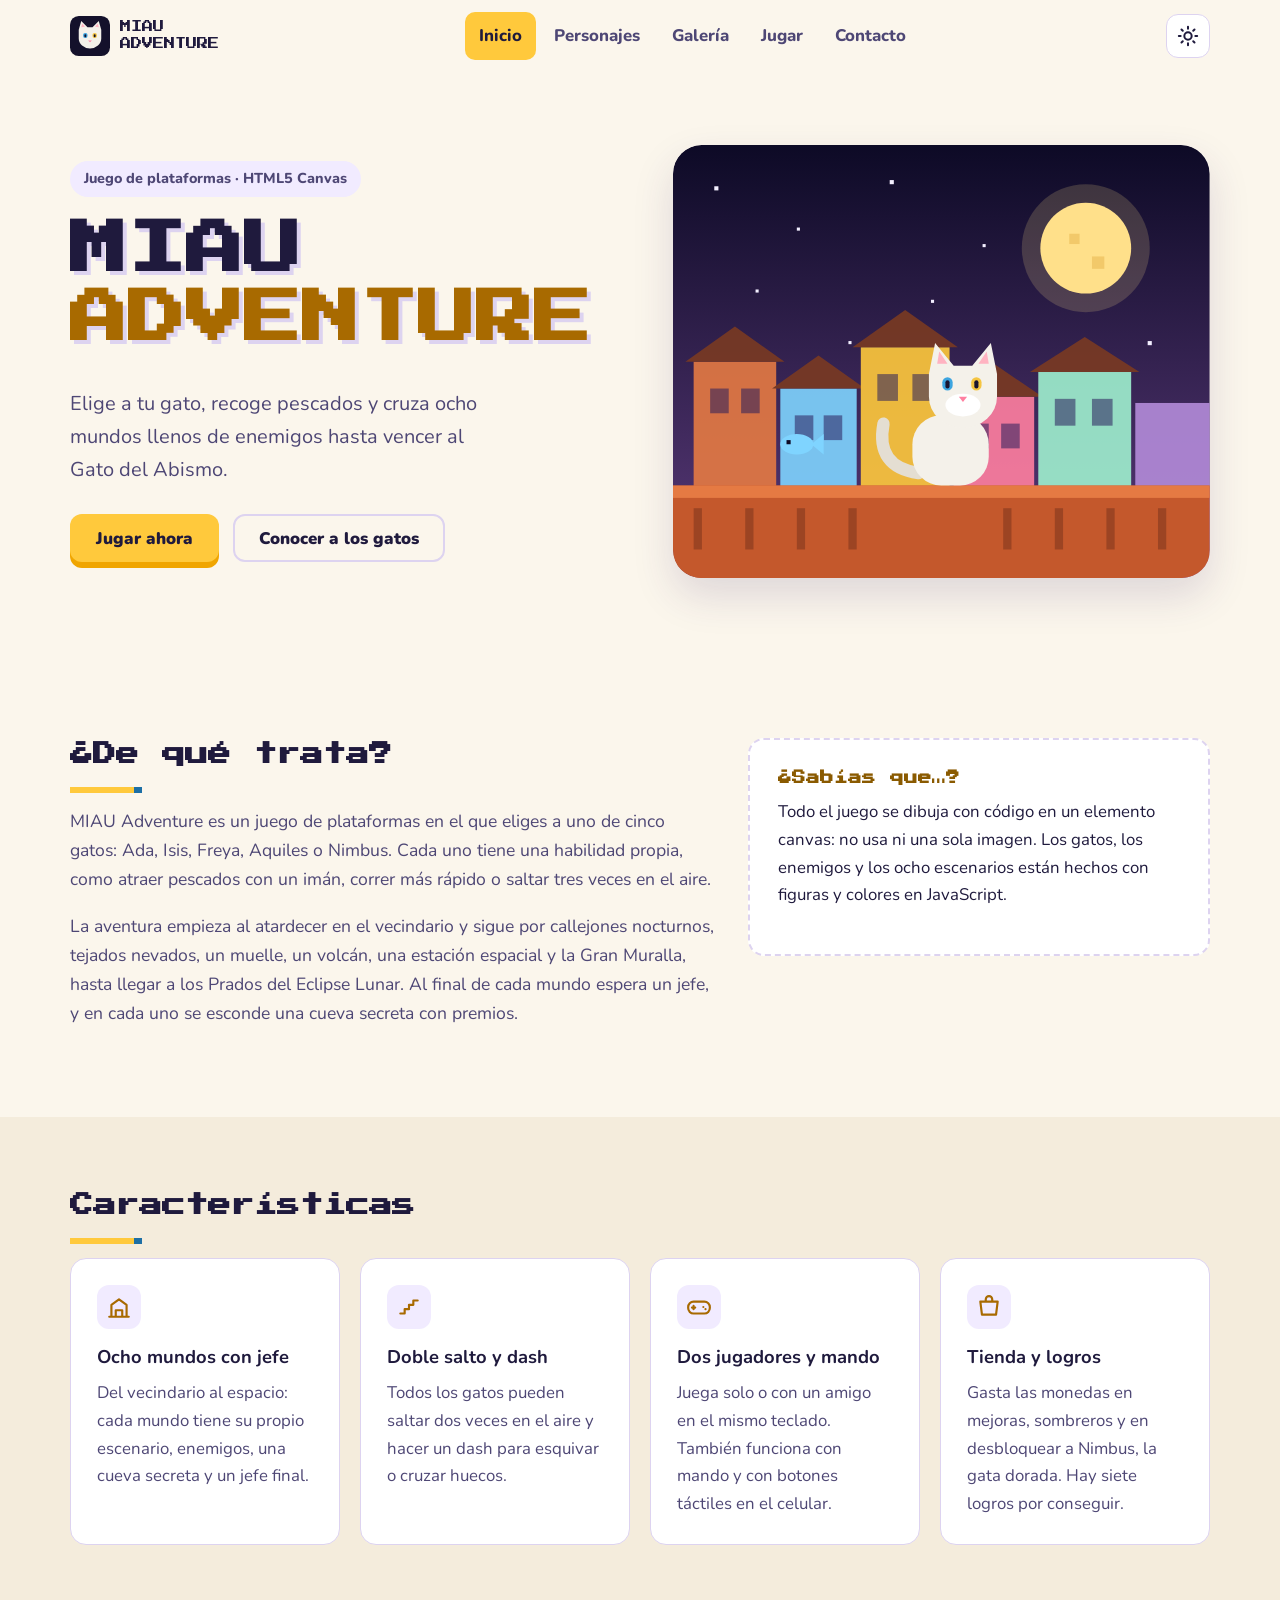
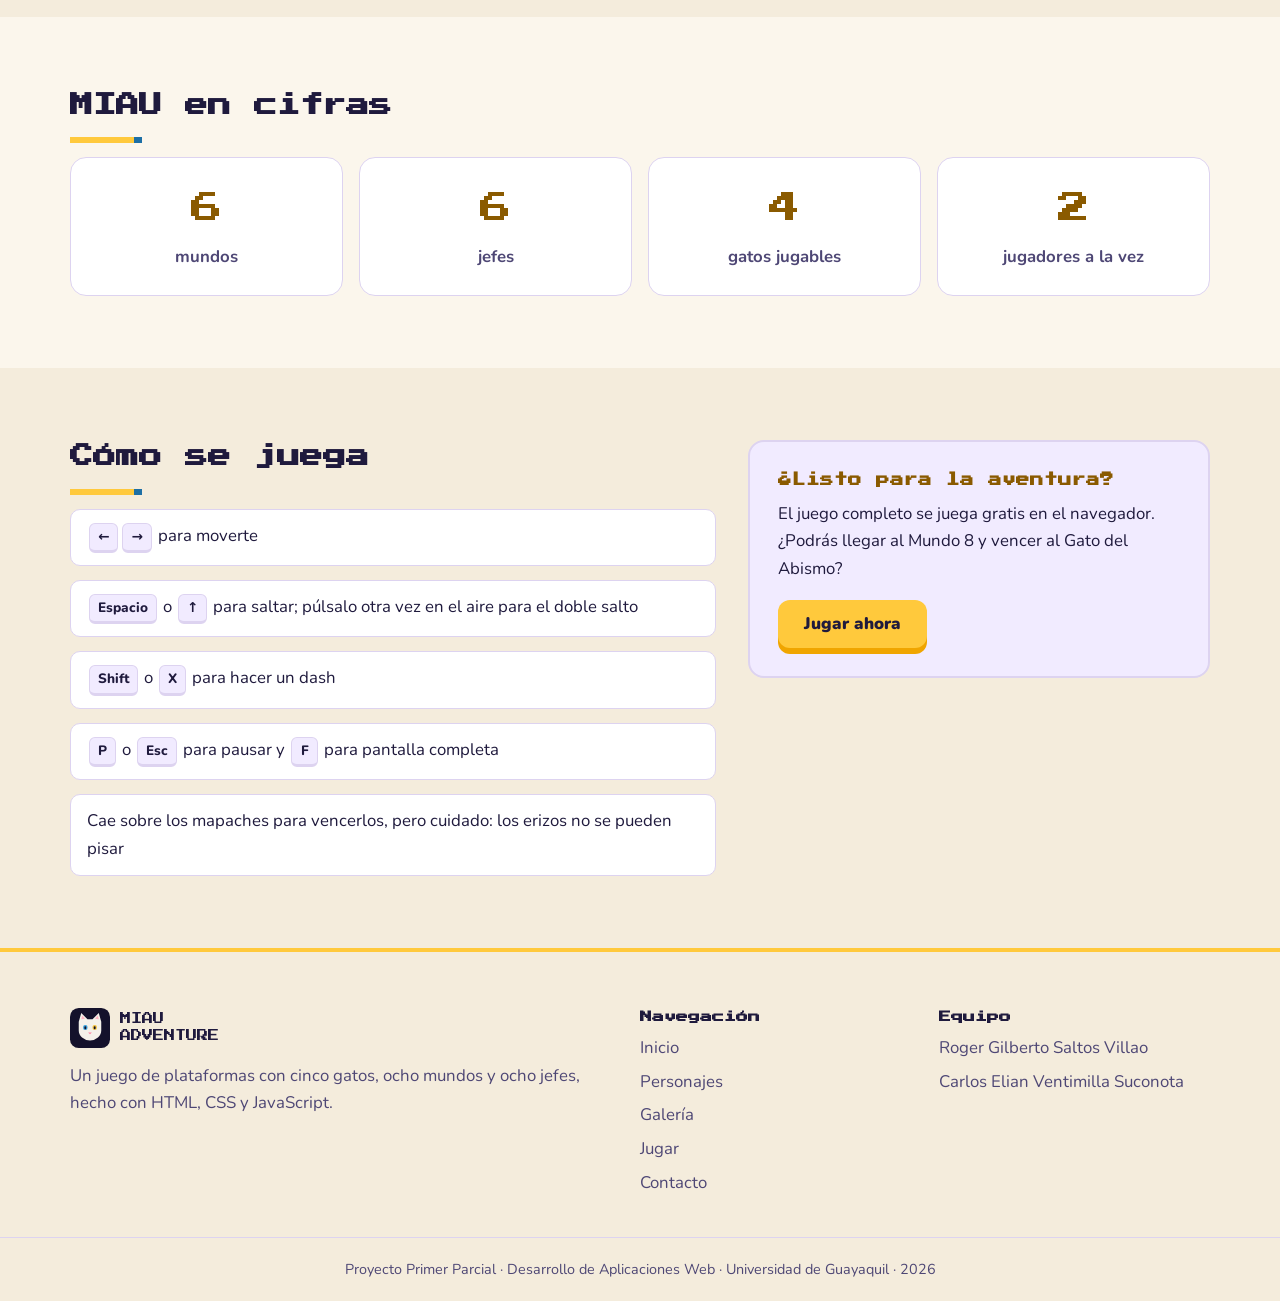
<file: index.html>
<!DOCTYPE html>
<html lang="es" data-tema="oscuro">
<head>
    <meta charset="UTF-8">
    <meta name="viewport" content="width=device-width, initial-scale=1.0">
    <meta name="description" content="MIAU Adventure: un juego de plataformas con cinco gatos, ocho mundos y ocho jefes, hecho con HTML, CSS y JavaScript.">
    <meta name="author" content="Roger Gilberto Saltos Villao y Carlos Elian Ventimilla Suconota">
    <meta name="theme-color" content="#14112b">
    <title>MIAU Adventure | Juego de plataformas en el navegador</title>
    <link rel="icon" href="img/favicon.svg" type="image/svg+xml">
    <link rel="preconnect" href="https://fonts.googleapis.com">
    <link rel="preconnect" href="https://fonts.gstatic.com" crossorigin>
    <link href="https://fonts.googleapis.com/css2?family=Nunito:wght@400;600;700;800;900&family=Press+Start+2P&display=swap" rel="stylesheet">
    <link rel="stylesheet" href="css/styles.css">
    <script src="js/tema.js"></script>
</head>
<body>
    <a class="saltar" href="#contenido">Saltar al contenido</a>

    <header class="cabecera">
        <nav class="nav contenedor" aria-label="Navegación principal">
            <a class="nav__marca" href="index.html">
                <img src="img/favicon.svg" alt="" width="40" height="40">
                <span>MIAU<br>ADVENTURE</span>
            </a>
            <ul class="nav__menu" id="menu">
                <li><a class="nav__enlace" href="index.html" aria-current="page">Inicio</a></li>
                <li><a class="nav__enlace" href="personajes.html">Personajes</a></li>
                <li><a class="nav__enlace" href="galeria.html">Galería</a></li>
                <li><a class="nav__enlace" href="jugar.html">Jugar</a></li>
                <li><a class="nav__enlace" href="contacto.html">Contacto</a></li>
            </ul>
            <div class="nav__acciones">
                <button class="boton-icono" id="btn-tema" type="button" aria-label="Cambiar a tema claro">
                    <svg class="icono icono--luna" viewBox="0 0 24 24" aria-hidden="true"><path d="M12 3a7.5 7.5 0 0 0 9 9 9 9 0 1 1-9-9z"/></svg>
                    <svg class="icono icono--sol" viewBox="0 0 24 24" aria-hidden="true"><circle cx="12" cy="12" r="4"/><path d="M12 2v2M12 20v2M4.9 4.9l1.4 1.4M17.7 17.7l1.4 1.4M2 12h2M20 12h2M4.9 19.1l1.4-1.4M17.7 6.3l1.4-1.4"/></svg>
                </button>
                <button class="boton-icono nav__hamburguesa" id="btn-menu" type="button" aria-expanded="false" aria-controls="menu" aria-label="Abrir menú">
                    <span></span><span></span><span></span>
                </button>
            </div>
        </nav>
    </header>

    <main id="contenido">
        <section class="hero">
            <div class="contenedor hero__grid">
                <div class="hero__texto revelar">
                    <p class="etiqueta">Juego de plataformas · HTML5 Canvas</p>
                    <h1 class="hero__titulo">MIAU <span>ADVENTURE</span></h1>
                    <p class="hero__lema">Elige a tu gato, recoge pescados y cruza ocho mundos llenos de enemigos hasta vencer al Gato del Abismo.</p>
                    <div class="hero__acciones">
                        <a class="boton boton--primario" href="jugar.html">Jugar ahora</a>
                        <a class="boton boton--secundario" href="personajes.html">Conocer a los gatos</a>
                    </div>
                </div>
                <div class="hero__escena revelar" aria-hidden="true">
                    <svg viewBox="0 0 520 420">
                        <defs>
                            <linearGradient id="cielo-hero" x1="0" y1="0" x2="0" y2="1">
                                <stop offset="0" stop-color="#0d0a26"/>
                                <stop offset="1" stop-color="#5b3a7a"/>
                            </linearGradient>
                        </defs>
                        <rect width="520" height="420" rx="28" fill="url(#cielo-hero)"/>
                        <g class="escena__estrellas" fill="#f3efff">
                            <rect x="40" y="40" width="4" height="4"/><rect x="120" y="80" width="3" height="3"/>
                            <rect x="210" y="34" width="4" height="4"/><rect x="300" y="96" width="3" height="3"/>
                            <rect x="80" y="140" width="3" height="3"/><rect x="460" y="190" width="4" height="4"/>
                            <rect x="250" y="150" width="3" height="3"/><rect x="170" y="190" width="3" height="3"/>
                        </g>
                        <circle cx="400" cy="100" r="62" fill="#ffe08a" opacity=".18"/>
                        <circle cx="400" cy="100" r="44" fill="#ffe08a"/>
                        <rect x="384" y="86" width="10" height="10" fill="#f2c96a"/>
                        <rect x="406" y="108" width="12" height="12" fill="#f2c96a"/>
                        <g opacity=".9">
                            <rect x="20" y="210" width="80" height="210" fill="#e57a43"/>
                            <path d="M12 210 L60 176 L108 210 Z" fill="#7a3a22"/>
                            <rect x="104" y="236" width="74" height="184" fill="#7fd4ff"/>
                            <path d="M96 236 L141 204 L186 236 Z" fill="#7a3a22"/>
                            <rect x="182" y="196" width="86" height="224" fill="#ffc93c"/>
                            <path d="M174 196 L225 160 L276 196 Z" fill="#7a3a22"/>
                            <rect x="272" y="244" width="78" height="176" fill="#ff7fa0"/>
                            <path d="M264 244 L311 212 L358 244 Z" fill="#7a3a22"/>
                            <rect x="354" y="220" width="90" height="200" fill="#9ff0cf"/>
                            <path d="M346 220 L399 186 L452 220 Z" fill="#7a3a22"/>
                            <rect x="448" y="250" width="72" height="170" fill="#b38bd9"/>
                        </g>
                        <g fill="#2a1f5c" opacity=".55">
                            <rect x="36" y="236" width="18" height="24"/><rect x="66" y="236" width="18" height="24"/>
                            <rect x="118" y="262" width="18" height="24"/><rect x="146" y="262" width="18" height="24"/>
                            <rect x="198" y="222" width="20" height="26"/><rect x="232" y="222" width="20" height="26"/>
                            <rect x="288" y="270" width="18" height="24"/><rect x="318" y="270" width="18" height="24"/>
                            <rect x="370" y="246" width="20" height="26"/><rect x="406" y="246" width="20" height="26"/>
                        </g>
                        <rect x="0" y="330" width="520" height="90" fill="#c4582c"/>
                        <rect x="0" y="330" width="520" height="12" fill="#e57a43"/>
                        <g fill="#9c4423">
                            <rect x="20" y="352" width="8" height="40"/><rect x="70" y="352" width="8" height="40"/>
                            <rect x="120" y="352" width="8" height="40"/><rect x="170" y="352" width="8" height="40"/>
                            <rect x="320" y="352" width="8" height="40"/><rect x="370" y="352" width="8" height="40"/>
                            <rect x="420" y="352" width="8" height="40"/><rect x="470" y="352" width="8" height="40"/>
                        </g>
                        <g class="escena__pez">
                            <ellipse cx="120" cy="290" rx="16" ry="10" fill="#7fd4ff"/>
                            <path d="M134 290 L146 280 L146 300 Z" fill="#7fd4ff"/>
                            <rect x="110" y="286" width="4" height="4" fill="#0d0a26"/>
                        </g>
                        <g class="escena__gato">
                            <path class="escena__cola" d="M238 318 Q196 312 204 270" stroke="#e4ded2" stroke-width="12" fill="none" stroke-linecap="round"/>
                            <rect x="232" y="262" width="74" height="68" rx="28" fill="#f4f1ea"/>
                            <path d="M248 222 L254 192 L272 214 H290 L308 192 L314 222 V244 A33 30 0 0 1 248 244 Z" fill="#f4f1ea"/>
                            <path d="M256 212 L258 200 L266 212 Z M306 212 L304 200 L296 212 Z" fill="#ffb3c1"/>
                            <ellipse cx="281" cy="252" rx="17" ry="11" fill="#ffffff"/>
                            <rect x="261" y="225" width="10" height="13" rx="5" fill="#3da5e0"/>
                            <rect x="289" y="225" width="10" height="13" rx="5" fill="#f5c542"/>
                            <rect x="264" y="228" width="4" height="8" rx="2" fill="#1b1530"/>
                            <rect x="292" y="228" width="4" height="8" rx="2" fill="#1b1530"/>
                            <path d="M277 244 h8 l-4 5 z" fill="#ff7fa0"/>
                        </g>
                    </svg>
                </div>
            </div>
        </section>

        <section class="seccion" aria-labelledby="titulo-historia">
            <div class="contenedor dos-columnas">
                <article class="historia revelar">
                    <h2 class="seccion__titulo" id="titulo-historia">¿De qué trata?</h2>
                    <p>MIAU Adventure es un juego de plataformas en el que eliges a uno de cinco gatos: Ada, Isis, Freya, Aquiles o Nimbus. Cada uno tiene una habilidad propia, como atraer pescados con un imán, correr más rápido o saltar tres veces en el aire.</p>
                    <p>La aventura empieza al atardecer en el vecindario y sigue por callejones nocturnos, tejados nevados, un muelle, un volcán, una estación espacial y la Gran Muralla, hasta llegar a los Prados del Eclipse Lunar. Al final de cada mundo espera un jefe, y en cada uno se esconde una cueva secreta con premios.</p>
                </article>
                <aside class="dato revelar">
                    <h3 class="dato__titulo">¿Sabías que…?</h3>
                    <p>Todo el juego se dibuja con código en un elemento canvas: no usa ni una sola imagen. Los gatos, los enemigos y los ocho escenarios están hechos con figuras y colores en JavaScript.</p>
                </aside>
            </div>
        </section>

        <section class="seccion seccion--alterna" aria-labelledby="titulo-caracteristicas">
            <div class="contenedor">
                <h2 class="seccion__titulo" id="titulo-caracteristicas">Características</h2>
                <div class="grid-tarjetas">
                    <article class="tarjeta revelar">
                        <svg class="tarjeta__icono" viewBox="0 0 24 24" aria-hidden="true"><path d="M3 21h18M5 21V10l7-5 7 5v11M9 21v-6h6v6"/></svg>
                        <h3>Ocho mundos con jefe</h3>
                        <p>Del vecindario al espacio: cada mundo tiene su propio escenario, enemigos, una cueva secreta y un jefe final.</p>
                    </article>
                    <article class="tarjeta revelar">
                        <svg class="tarjeta__icono" viewBox="0 0 24 24" aria-hidden="true"><path d="M4 18h4v-4h4v-4h4V6h4"/></svg>
                        <h3>Doble salto y dash</h3>
                        <p>Todos los gatos pueden saltar dos veces en el aire y hacer un dash para esquivar o cruzar huecos.</p>
                    </article>
                    <article class="tarjeta revelar">
                        <svg class="tarjeta__icono" viewBox="0 0 24 24" aria-hidden="true"><rect x="2" y="7" width="20" height="11" rx="5"/><path d="M7 11v3M5.5 12.5h3M16 12h.01M18 14h.01"/></svg>
                        <h3>Dos jugadores y mando</h3>
                        <p>Juega solo o con un amigo en el mismo teclado. También funciona con mando y con botones táctiles en el celular.</p>
                    </article>
                    <article class="tarjeta revelar">
                        <svg class="tarjeta__icono" viewBox="0 0 24 24" aria-hidden="true"><path d="M4 7h16l-1.5 12h-13zM9 7V5a3 3 0 0 1 6 0v2"/></svg>
                        <h3>Tienda y logros</h3>
                        <p>Gasta las monedas en mejoras, sombreros y en desbloquear a Nimbus, la gata dorada. Hay siete logros por conseguir.</p>
                    </article>
                </div>
            </div>
        </section>

        <section class="seccion" aria-labelledby="titulo-cifras">
            <div class="contenedor">
                <h2 class="seccion__titulo" id="titulo-cifras">MIAU en cifras</h2>
                <ul class="contadores">
                    <li class="contador revelar"><span class="contador__numero" data-objetivo="8">0</span><span class="contador__texto">mundos</span></li>
                    <li class="contador revelar"><span class="contador__numero" data-objetivo="8">0</span><span class="contador__texto">jefes</span></li>
                    <li class="contador revelar"><span class="contador__numero" data-objetivo="5">0</span><span class="contador__texto">gatos jugables</span></li>
                    <li class="contador revelar"><span class="contador__numero" data-objetivo="2">0</span><span class="contador__texto">jugadores a la vez</span></li>
                </ul>
            </div>
        </section>

        <section class="seccion seccion--alterna" aria-labelledby="titulo-controles">
            <div class="contenedor dos-columnas">
                <article class="revelar">
                    <h2 class="seccion__titulo" id="titulo-controles">Cómo se juega</h2>
                    <ul class="lista-controles">
                        <li><kbd>←</kbd><kbd>→</kbd> para moverte</li>
                        <li><kbd>Espacio</kbd> o <kbd>↑</kbd> para saltar; púlsalo otra vez en el aire para el doble salto</li>
                        <li><kbd>Shift</kbd> o <kbd>X</kbd> para hacer un dash</li>
                        <li><kbd>P</kbd> o <kbd>Esc</kbd> para pausar y <kbd>F</kbd> para pantalla completa</li>
                        <li>Cae sobre los mapaches para vencerlos, pero cuidado: los erizos no se pueden pisar</li>
                    </ul>
                </article>
                <aside class="llamado revelar">
                    <h2 class="llamado__titulo">¿Listo para la aventura?</h2>
                    <p>El juego completo se juega gratis en el navegador. ¿Podrás llegar al Mundo 8 y vencer al Gato del Abismo?</p>
                    <a class="boton boton--primario" href="jugar.html">Jugar ahora</a>
                </aside>
            </div>
        </section>
    </main>

    <footer class="pie">
        <div class="contenedor pie__grid">
            <section class="pie__bloque">
                <a class="nav__marca" href="index.html">
                    <img src="img/favicon.svg" alt="" width="40" height="40">
                    <span>MIAU<br>ADVENTURE</span>
                </a>
                <p>Un juego de plataformas con cinco gatos, ocho mundos y ocho jefes, hecho con HTML, CSS y JavaScript.</p>
            </section>
            <nav class="pie__bloque" aria-label="Enlaces del pie">
                <h2 class="pie__titulo">Navegación</h2>
                <ul>
                    <li><a href="index.html">Inicio</a></li>
                    <li><a href="personajes.html">Personajes</a></li>
                    <li><a href="galeria.html">Galería</a></li>
                    <li><a href="jugar.html">Jugar</a></li>
                    <li><a href="contacto.html">Contacto</a></li>
                </ul>
            </nav>
            <section class="pie__bloque">
                <h2 class="pie__titulo">Equipo</h2>
                <ul>
                    <li>Roger Gilberto Saltos Villao</li>
                    <li>Carlos Elian Ventimilla Suconota</li>
                </ul>
            </section>
        </div>
        <p class="pie__creditos">Proyecto Primer Parcial · Desarrollo de Aplicaciones Web · Universidad de Guayaquil · <span id="anio">2026</span></p>
        <button class="volver-arriba" id="btn-arriba" type="button" aria-label="Volver arriba">
            <svg class="icono" viewBox="0 0 24 24" aria-hidden="true"><path d="M6 15l6-6 6 6"/></svg>
        </button>
    </footer>
    <script src="js/main.js" defer></script>
</body>
</html>
</file>
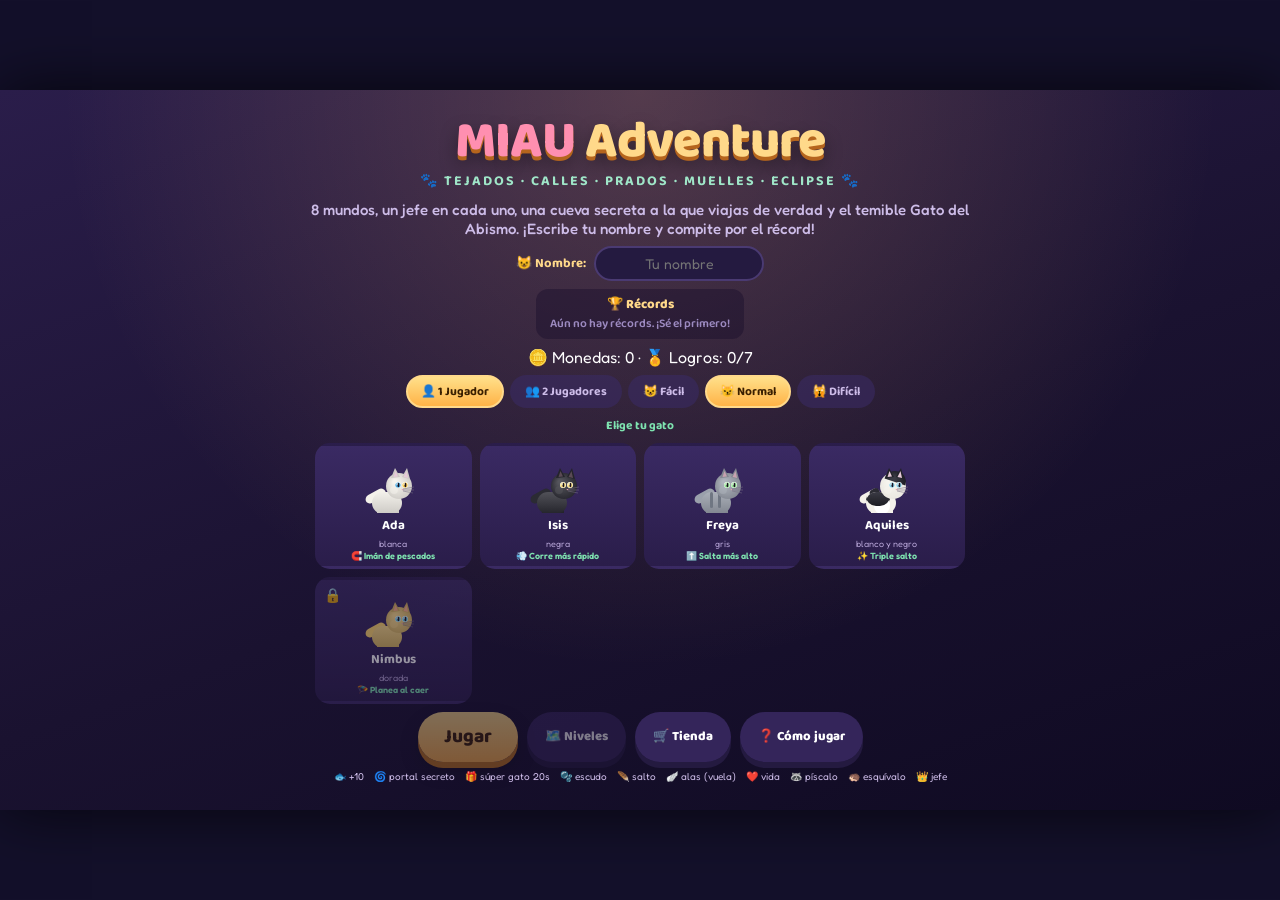
<file: juego/index.html>
<!DOCTYPE html>
<html lang="es">
<head>
<meta charset="UTF-8">
<meta name="viewport" content="width=device-width, initial-scale=1.0, user-scalable=no">
<title>MIAU Adventure</title>
<link rel="icon" href="../img/favicon.svg" type="image/svg+xml">
<style>
  @import url('https://fonts.googleapis.com/css2?family=Fredoka:wght@400;500;600;700&family=Baloo+2:wght@500;700;800&display=swap');
  *{margin:0;padding:0;box-sizing:border-box;-webkit-tap-highlight-color:transparent;}
  html,body{height:100%;}
  body{font-family:'Fredoka',sans-serif;background:#13102a;display:flex;align-items:center;justify-content:center;overflow:hidden;color:#fff;touch-action:none;}
  #wrap{position:relative;width:min(100vw,calc(100vh * 16 / 9));height:min(100vh,calc(100vw * 9 / 16));box-shadow:0 0 60px rgba(0,0,0,.7);overflow:hidden;background:#0f0a22;}
  canvas#game{display:block;width:100%;height:100%;}
  .screen{position:absolute;inset:0;display:flex;flex-direction:column;align-items:center;justify-content:safe center;padding:10px;text-align:center;
    background:radial-gradient(circle at 50% 0%,rgba(255,180,120,.22),transparent 60%),linear-gradient(160deg,#2a1d4a 0%,#1a1230 55%,#0f0a22 100%);z-index:6;gap:8px;overflow-y:auto;}
  .hidden{display:none!important;}
  h1{font-family:'Baloo 2',cursive;font-weight:800;font-size:clamp(26px,5.6vw,52px);line-height:.92;letter-spacing:-1px;color:#ffd98a;text-shadow:0 4px 0 #b5651d,0 8px 18px rgba(0,0,0,.4);}
  h1 .miau{color:#ff8fb0;}
  .tagline{font-family:'Baloo 2';font-weight:700;color:#9fe6c8;font-size:clamp(10px,1.9vw,14px);letter-spacing:2px;margin-top:-4px;}
  .sub{font-size:clamp(11px,2vw,15px);color:#cdbce8;font-weight:500;max-width:660px;}
  .nameWrap{display:flex;align-items:center;gap:8px;}
  .nameWrap label{font-family:'Baloo 2';font-weight:700;font-size:13px;color:#ffd98a;}
  #nameInput{font-family:'Fredoka';font-size:14px;padding:7px 14px;border-radius:30px;border:2px solid #4a3a72;background:#241a40;color:#fff;width:170px;text-align:center;outline:none;}
  #nameInput:focus{border-color:#ffd98a;}
  .scores{font-family:'Baloo 2';font-weight:600;font-size:12px;color:#cdbce8;background:rgba(20,12,40,.4);border-radius:12px;padding:6px 14px;min-width:200px;line-height:1.5;}
  .scores .hd{color:#ffd98a;font-weight:800;font-size:13px;}
  .togRow{display:flex;gap:6px;flex-wrap:wrap;justify-content:center;}
  .tog{font-family:'Baloo 2';font-weight:700;font-size:12px;color:#cdbce8;background:rgba(58,42,99,.6);border:2px solid transparent;border-radius:30px;padding:5px 13px;cursor:pointer;}
  .tog.on{color:#3a1f00;background:linear-gradient(180deg,#ffe08a,#ffb347);border-color:#ffd98a;}
  .pickHint{font-family:'Baloo 2';font-weight:700;font-size:12px;color:#7ee3b0;min-height:14px;}
  .cats{display:grid;grid-template-columns:repeat(4,1fr);gap:8px;width:100%;max-width:650px;}
  @media(max-width:520px){.cats{grid-template-columns:repeat(2,1fr);}}
  .cat-card{position:relative;background:linear-gradient(180deg,#3a2a63,#2a1d4a);border:3px solid transparent;border-radius:15px;padding:7px 5px 6px;cursor:pointer;transition:transform .15s,border-color .15s,box-shadow .15s;display:flex;flex-direction:column;align-items:center;gap:2px;}
  .cat-card:hover{transform:translateY(-5px);box-shadow:0 12px 24px rgba(0,0,0,.35);}
  .cat-card.p1{border-color:#ffd98a;box-shadow:0 0 0 4px rgba(255,217,138,.22);}
  .cat-card.p2{border-color:#7ec8e3;box-shadow:0 0 0 4px rgba(126,200,227,.22);}
  .cat-card canvas{width:60px;height:60px;}
  .cat-name{font-family:'Baloo 2';font-weight:700;font-size:13px;}
  .cat-color{font-size:9px;color:#b6a4d6;}
  .cat-skill{font-size:9px;color:#7ee3b0;font-weight:600;line-height:1.05;}
  .badge{position:absolute;top:-9px;right:-9px;font-family:'Baloo 2';font-weight:800;font-size:11px;color:#1a1230;border-radius:50%;width:22px;height:22px;display:flex;align-items:center;justify-content:center;}
  .badge.b1{background:#ffd98a;}.badge.b2{background:#7ec8e3;}
  .row{display:flex;gap:9px;flex-wrap:wrap;justify-content:center;}
  button.btn{font-family:'Baloo 2';font-weight:800;font-size:clamp(14px,2.4vw,19px);color:#3a1f00;background:linear-gradient(180deg,#ffe08a,#ffb347);border:none;border-radius:50px;padding:10px 26px;cursor:pointer;box-shadow:0 6px 0 #c2761a,0 9px 18px rgba(0,0,0,.3);transition:transform .1s,box-shadow .1s;}
  button.btn:active{transform:translateY(4px);box-shadow:0 2px 0 #c2761a;}
  button.btn:disabled{opacity:.45;cursor:not-allowed;}
  button.btn.ghost{color:#fff;background:rgba(58,42,99,.85);box-shadow:0 6px 0 #241a40;}
  button.btn.ghost:active{box-shadow:0 2px 0 #241a40;}
  button.btn.small{font-size:13px;padding:8px 18px;}
  .legend{display:flex;gap:10px;flex-wrap:wrap;justify-content:center;font-size:10px;color:#cdbce8;max-width:680px;}
  .legend span{display:flex;align-items:center;gap:3px;}
  .levelGrid{display:grid;grid-template-columns:repeat(3,1fr);gap:10px;width:100%;max-width:620px;}
  @media(max-width:520px){.levelGrid{grid-template-columns:repeat(2,1fr);}}
  .lvl{font-family:'Baloo 2';font-weight:700;border:none;border-radius:14px;padding:14px 8px;cursor:pointer;color:#fff;font-size:13px;text-align:center;line-height:1.2;box-shadow:0 6px 14px rgba(0,0,0,.3);transition:transform .12s;}
  .lvl:hover{transform:translateY(-4px);}
  .lvl .em{font-size:22px;display:block;margin-bottom:4px;}
  #hud{position:absolute;top:10px;left:12px;right:12px;display:flex;justify-content:space-between;align-items:center;z-index:4;pointer-events:none;font-family:'Baloo 2';font-weight:700;text-shadow:0 2px 4px rgba(0,0,0,.5);}
  #hud .grp{display:flex;gap:6px;align-items:center;}
  #hud .pill{background:rgba(20,12,40,.55);padding:6px 10px;border-radius:30px;font-size:13px;display:flex;align-items:center;gap:5px;}
  #hud button{pointer-events:auto;cursor:pointer;background:rgba(20,12,40,.55);border:none;color:#fff;padding:6px 10px;border-radius:30px;font-size:15px;}
  #worldTag{position:absolute;top:46px;left:50%;transform:translateX(-50%);z-index:4;font-family:'Baloo 2';font-weight:700;font-size:13px;color:#ffd98a;text-shadow:0 2px 4px rgba(0,0,0,.6);background:rgba(20,12,40,.5);padding:4px 14px;border-radius:20px;}
  #touch{position:absolute;inset:0;z-index:3;display:none;pointer-events:none;}
  #touch .tb{position:absolute;bottom:16px;width:74px;height:74px;border-radius:50%;background:rgba(255,255,255,.14);border:2px solid rgba(255,255,255,.3);backdrop-filter:blur(4px);display:flex;align-items:center;justify-content:center;font-size:30px;color:#fff;pointer-events:auto;user-select:none;}
  #touch .tb:active{background:rgba(255,217,138,.4);}
  #btnLeft{left:16px;}#btnRight{left:104px;}#btnDash{right:120px;width:66px;height:66px;bottom:20px;font-size:30px;}#btnJump{right:16px;width:92px;height:92px;bottom:14px;font-size:34px;}
  .end-stats{font-size:clamp(15px,2.8vw,21px);color:#ffd98a;font-weight:600;}
  .end-sub{font-size:13px;color:#cdbce8;max-width:560px;}
  .banner{position:absolute;inset:0;display:flex;align-items:center;justify-content:center;z-index:7;background:rgba(15,10,34,.82);font-family:'Baloo 2';flex-direction:column;gap:6px;}
  .banner h2{font-size:clamp(22px,5vw,40px);color:#ffd98a;text-shadow:0 4px 0 #b5651d;text-align:center;}
  .banner p{color:#cdbce8;font-size:15px;}
  #howCanvas{width:min(88%,400px);aspect-ratio:2.6/1;border-radius:14px;background:#1a1230;box-shadow:inset 0 0 0 2px rgba(255,255,255,.08);}
  .howText{font-size:12px;color:#cdbce8;max-width:500px;line-height:1.5;}
  .howText b{color:#ffd98a;}
</style>
</head>
<body>
<div id="wrap">
  <canvas id="game"></canvas>
  <div id="padHint" style="display:none;position:absolute;top:12px;left:50%;transform:translateX(-50%);background:rgba(20,16,40,.92);color:#fff;padding:8px 16px;border-radius:20px;font-size:13px;z-index:50;border:1px solid rgba(255,255,255,.2)">🎮 Mando conectado · Stick/Cruz mover · A saltar · X dash · Start pausa</div>
  <div id="hud" class="hidden">
    <div class="grp"><div class="pill">🐟 <span id="score">0</span></div><div class="pill">❤️ <span id="lives">3</span></div></div>
    <div class="grp"><div class="pill" id="powPill" style="display:none"></div><div class="pill">🌟 <span id="starN">0</span>/3</div><div class="pill" id="secPill" style="display:none">🌀 <span id="secN">0</span></div><div class="pill">⏱️ <span id="timeN">0.0</span></div><div class="pill">📏 <span id="dist">0</span>m</div>
      <button id="fsBtn">⛶</button><button id="pauseBtn">⏸</button><button id="muteBtn">🔊</button></div>
  </div>
  <div id="worldTag" class="hidden"></div>
  <div id="touch"><div id="btnLeft" class="tb">◀</div><div id="btnRight" class="tb">▶</div><div id="btnDash" class="tb">»</div><div id="btnJump" class="tb">⤒</div></div>

  <div id="menu" class="screen">
    <h1><span class="miau">MIAU</span> Adventure</h1>
    <div class="tagline">🐾 TEJADOS · CALLES · PRADOS · MUELLES · ECLIPSE 🐾</div>
    <p class="sub">8 mundos, un jefe en cada uno, una cueva secreta a la que viajas de verdad y el temible Gato del Abismo. ¡Escribe tu nombre y compite por el récord!</p>
    <div class="nameWrap"><label>😺 Nombre:</label><input id="nameInput" maxlength="14" placeholder="Tu nombre"></div>
    <div class="scores" id="scoresList"></div>
    <div class="best" id="metaLine"></div>
    <div class="togRow">
      <button class="tog on" id="m1">👤 1 Jugador</button>
      <button class="tog" id="m2">👥 2 Jugadores</button>
      <button class="tog" id="dEasy">😺 Fácil</button>
      <button class="tog on" id="dNorm">😼 Normal</button>
      <button class="tog" id="dHard">🙀 Difícil</button>
    </div>
    <div class="pickHint" id="pickHint">Elige tu gato</div>
    <div class="cats" id="catList"></div>
    <div class="row">
      <button class="btn" id="playBtn" disabled>Jugar</button>
      <button class="btn ghost small" id="levelsBtn" disabled>🗺️ Niveles</button>
      <button class="btn ghost small" id="shopBtn">🛒 Tienda</button>
      <button class="btn ghost small" id="howBtn">❓ Cómo jugar</button>
    </div>
    <div class="legend">
      <span>🐟 +10</span><span>🌀 portal secreto</span><span>🎁 súper gato 20s</span><span>🫧 escudo</span><span>🪶 salto</span><span>🪽 alas (vuela)</span><span>❤️ vida</span><span>🦝 píscalo</span><span>🦔 esquívalo</span><span>👑 jefe</span>
    </div>
  </div>

  <div id="levels" class="screen hidden">
    <h1 style="font-size:clamp(24px,5vw,42px)">🗺️ Selecciona nivel</h1>
    <p class="sub" id="lvlHint">Juega cualquier mundo con tu gato elegido.</p>
    <div class="levelGrid" id="levelGrid"></div>
    <button class="btn ghost" id="lvlBack">Volver</button>
  </div>

  <div id="shop" class="screen hidden">
    <h1 style="font-size:clamp(24px,5vw,42px)">🛒 Tienda</h1>
    <div class="best" id="shopCoins"></div>
    <div class="sub" style="color:#ffd98a;font-weight:700">⬆️ Mejoras permanentes</div>
    <div class="levelGrid" id="upgGrid" style="grid-template-columns:repeat(3,1fr)"></div>
    <div class="sub" style="color:#ffd98a;font-weight:700">🎩 Cosméticos (sombreros)</div>
    <div class="levelGrid" id="hatGrid" style="grid-template-columns:repeat(4,1fr)"></div>
    <div class="sub" style="color:#ffd98a;font-weight:700">🐱 Gatos desbloqueables</div>
    <div class="levelGrid" id="catGrid" style="grid-template-columns:repeat(3,1fr)"></div>
    <button class="btn ghost" id="shopBack">Volver</button>
  </div>

  <div id="how" class="screen hidden">
    <h1 style="font-size:clamp(24px,5vw,40px)">¿Cómo jugar?</h1>
    <canvas id="howCanvas" width="400" height="154"></canvas>
    <p class="howText">
      <b>1 Jugador:</b> <b>← →</b> moverte · <b>Espacio / ↑</b> saltar (doble salto).<br>
      <b>2 Jugadores:</b> P1 con <b>← → ↑</b> · P2 con <b>A D</b> y <b>W</b>.<br>
      <b>🎮 Mando:</b> stick o cruceta para mover · <b>A</b> saltar · <b>X / RB</b> dash · <b>Start</b> pausar (mando 1 = P1, mando 2 = P2).<br>
      Salta sobre 🦝 mapaches, esquiva 🦔 erizos, 🐦 pájaros y 🐝 abejas. <b>Dash:</b> Shift / X (P2: Q). Usa 🟢 trampolines, cuidado con plataformas que se caen. Toca el 🚩 checkpoint y el 🌀 portal secreto. Junta las 🌟 3 estrellas ocultas de cada mundo. Come el 🎁 regalo para ser súper gato 20s. Agarra las 🪽 alas y <b>mantén SALTAR</b> para volar unos segundos. Vence al 👑 jefe (¡se enfurecen a media vida!). Pausa <b>P</b> / <b>Esc</b> · Pantalla completa <b>F</b>.
    </p>
    <button class="btn" id="howBack">Volver</button>
  </div>

  <div id="end" class="screen hidden">
    <h1 id="endTitle">¡Buen salto!</h1>
    <p class="end-stats" id="endStats"></p>
    <p class="end-sub" id="endBest" style="color:#ffd98a;font-weight:700"></p>
    <div class="scores" id="endScores"></div>
    <p class="end-sub" id="endSub"></p>
    <div class="row">
      <button class="btn" id="retryBtn">🔁 Reintentar</button>
      <button class="btn ghost" id="menuBtn">🏠 Menú principal</button>
    </div>
  </div>

  <div id="pause" class="screen hidden">
    <h1>⏸ Pausa</h1>
    <p class="sub">El juego está en pausa.</p>
    <div class="row"><button class="btn" id="resumeBtn">▶ Continuar</button><button class="btn ghost" id="quitBtn">🏠 Salir al menú</button></div>
  </div>

  <div id="banner" class="banner hidden"><h2 id="bannerTitle"></h2><p id="bannerSub"></p></div>
</div>

<script src="almacenamiento.js"></script>
<script>
(()=>{
  const cv=document.getElementById('game'),ctx=cv.getContext('2d');
  const W=940,H=529; cv.width=W; cv.height=H;
  let bestScore=0,scores=[],playerName='';

  function shade(hex,amt){ let c=hex.replace('#','');if(c.length===3)c=c.split('').map(x=>x+x).join('');
    let r=parseInt(c.slice(0,2),16),g=parseInt(c.slice(2,4),16),b=parseInt(c.slice(4,6),16);
    const f=amt<0?0:255,t=Math.abs(amt);r=Math.round(r+(f-r)*t);g=Math.round(g+(f-g)*t);b=Math.round(b+(f-b)*t);
    return 'rgb('+r+','+g+','+b+')'; }
  function roundRect(c,x,y,w,h,r){c.beginPath();c.moveTo(x+r,y);c.arcTo(x+w,y,x+w,y+h,r);c.arcTo(x+w,y+h,x,y+h,r);c.arcTo(x,y+h,x,y,r);c.arcTo(x,y,x+w,y,r);c.closePath();}

  const audio={ctx:null,master:null,on:true,timer:null};
  function initAudio(){ if(audio.ctx) return;
    try{audio.ctx=new(window.AudioContext||window.webkitAudioContext)();audio.master=audio.ctx.createGain();audio.master.gain.value=0.45;audio.master.connect(audio.ctx.destination);}catch(e){} }
  function beep(f,d,t,v){ if(!audio.ctx||!audio.on||!f) return;
    const tt=audio.ctx.currentTime,o=audio.ctx.createOscillator(),g=audio.ctx.createGain();
    o.type=t;o.frequency.value=f;g.gain.setValueAtTime(0,tt);g.gain.linearRampToValueAtTime(v,tt+0.012);
    g.gain.exponentialRampToValueAtTime(0.0008,tt+d);o.connect(g);g.connect(audio.master);o.start(tt);o.stop(tt+d+0.03); }
  function chord(fs,d,t,v){fs.forEach(f=>beep(f,d,t,v));}
  const sfx={
    jump(){beep(540,.14,'square',.16);beep(720,.10,'square',.10);},
    djump(){beep(680,.13,'square',.15);beep(900,.10,'square',.10);},
    fish(){beep(880,.08,'triangle',.18);setTimeout(()=>beep(1180,.10,'triangle',.16),60);},
    stomp(){beep(180,.12,'square',.2);beep(120,.16,'sawtooth',.12);},
    hurt(){beep(300,.18,'sawtooth',.2);setTimeout(()=>beep(180,.22,'sawtooth',.18),90);},
    power(){[660,830,990,1320].forEach((f,i)=>setTimeout(()=>beep(f,.12,'triangle',.18),i*70));},
    life(){[990,1320,1660].forEach((f,i)=>setTimeout(()=>beep(f,.14,'triangle',.2),i*90));},
    super(){[523,659,784,1046,1318,1568].forEach((f,i)=>setTimeout(()=>beep(f,.13,'square',.16),i*70));},
    portal(){[1046,880,740,620,520].forEach((f,i)=>setTimeout(()=>beep(f,.14,'sine',.18),i*60));},
    back(){[520,620,740,880].forEach((f,i)=>setTimeout(()=>beep(f,.13,'sine',.16),i*60));},
    world(){[523,659,784,1046].forEach((f,i)=>setTimeout(()=>chord([f,f*1.5],.2,'triangle',.16),i*150));},
    bossHit(){beep(90,.2,'sawtooth',.22);beep(160,.14,'square',.14);},
    slam(){beep(70,.3,'sawtooth',.25);beep(50,.34,'sine',.2);},
    win(){[523,659,784,1046,784,1046,1318].forEach((f,i)=>setTimeout(()=>beep(f,.22,'square',.18),i*180));},
    lose(){[440,392,330,262].forEach((f,i)=>setTimeout(()=>beep(f,.3,'sawtooth',.18),i*200));},
  };
  const N={C4:262,D4:294,E4:330,F4:349,G4:392,A4:440,B4:494,C5:523,D5:587,E5:659,F5:698,G5:784,A5:880,C3:131,E3:165,G3:196,A3:220,F3:175,D3:147,B3:247,Ab3:208,Eb4:311,Bb3:233};
  const MUSIC=[
    {type:'triangle',notes:[{f:N.C5,b:N.C3,d:300},{f:N.E5,d:300},{f:N.G5,b:N.G3,d:300},{f:N.E5,d:300},{f:N.A4,b:N.A3,d:300},{f:N.C5,d:300},{f:N.E5,b:N.E3,d:300},{f:N.C5,d:300},{f:N.F4,b:N.F3,d:300},{f:N.A4,d:300},{f:N.C5,b:N.C3,d:300},{f:N.A4,d:300},{f:N.G4,b:N.G3,d:300},{f:N.B4,d:300},{f:N.D5,b:N.D3,d:300},{f:0,d:300}]},
    {type:'square',notes:[{f:N.A4,b:N.A3,d:260},{f:N.C5,d:260},{f:N.E5,b:N.E3,d:260},{f:N.D5,d:260},{f:N.C5,b:N.F3,d:260},{f:N.A4,d:260},{f:N.G4,b:N.G3,d:520},{f:N.E4,b:N.E3,d:260},{f:N.G4,d:260},{f:N.C5,b:N.C3,d:260},{f:N.B4,d:260},{f:N.A4,b:N.A3,d:520},{f:0,d:260}]},
    {type:'triangle',notes:[{f:N.G5,b:N.G3,d:340},{f:N.E5,d:340},{f:N.C5,b:N.C3,d:340},{f:N.E5,d:340},{f:N.D5,b:N.D3,d:340},{f:N.B4,d:340},{f:N.G4,b:N.G3,d:680},{f:N.A4,b:N.F3,d:340},{f:N.C5,d:340},{f:N.E5,b:N.A3,d:340},{f:N.D5,d:340},{f:N.C5,b:N.C3,d:680},{f:0,d:340}]},
    {type:'square',notes:[{f:N.E5,b:N.E3,d:280},{f:N.G5,d:280},{f:N.A5,b:N.A3,d:280},{f:N.G5,d:280},{f:N.E5,b:N.E3,d:280},{f:N.D5,d:280},{f:N.C5,b:N.C3,d:560},{f:N.D5,b:N.D3,d:280},{f:N.E5,d:280},{f:N.F5,b:N.F3,d:280},{f:N.E5,d:280},{f:N.D5,b:N.G3,d:560},{f:0,d:280}]},
    {type:'sawtooth',notes:[{f:N.D5,b:N.D3,d:220},{f:N.F5,d:220},{f:N.A5,b:N.A3,d:220},{f:N.G5,d:220},{f:N.F5,b:N.F3,d:220},{f:N.D5,d:220},{f:N.E5,b:N.E3,d:440},{f:N.C5,b:N.C3,d:220},{f:N.E5,d:220},{f:N.G5,b:N.G3,d:220},{f:N.A5,d:440},{f:0,d:220}]},
    {type:'sine',notes:[{f:N.E5,b:N.E3,d:480},{f:N.B4,d:480},{f:N.G5,b:N.G3,d:480},{f:N.D5,d:480},{f:N.A5,b:N.A3,d:480},{f:N.E5,d:480},{f:N.C5*2,b:N.C3,d:480},{f:N.G5,d:480},{f:N.B4,b:N.E3,d:960},{f:0,d:480}]},
    {type:'triangle',notes:[{f:N.A4,b:N.A3,d:300},{f:N.C5,d:300},{f:N.D5,b:N.D3,d:300},{f:N.E5,d:300},{f:N.G5,b:N.E3,d:600},{f:N.E5,d:300},{f:N.D5,b:N.D3,d:300},{f:N.C5,b:N.A3,d:300},{f:N.A4,d:300},{f:N.G4,b:N.G3,d:600},{f:N.A4,b:N.A3,d:300},{f:N.E5,d:300},{f:N.D5,b:N.D3,d:600},{f:0,d:300}]},
    {type:'sawtooth',notes:[{f:N.A4,b:N.A3,d:440},{f:N.C5,d:440},{f:N.Eb4*2,b:N.Ab3,d:440},{f:N.E5,d:440},{f:N.F5,b:N.F3,d:440},{f:N.E5,d:440},{f:N.D5,b:N.D3,d:880},{f:N.E5,b:N.A3,d:440},{f:N.A4,d:440},{f:0,d:440}]},
    {type:'sine',notes:[{f:N.A4,b:N.A3,d:380},{f:N.C5,d:380},{f:N.B4,b:N.E3,d:380},{f:N.G4,d:380},{f:N.A4,b:N.A3,d:380},{f:N.E5,d:380},{f:N.D5,b:N.D3,d:760},{f:0,d:380}]},
    {type:'square',notes:[{f:N.C5,b:N.C3,d:160},{f:N.E5,d:160},{f:N.G5,b:N.G3,d:160},{f:N.C5*2,d:160},{f:N.G5,b:N.E3,d:160},{f:N.E5,d:160},{f:N.G5,b:N.G3,d:160},{f:N.C5*2,d:160},{f:N.A5,b:N.A3,d:160},{f:N.F5,d:160},{f:N.C5*2,b:N.F3,d:160},{f:N.A5,d:160}]},
  ];
  function playMusic(idx){ stopMusic(); if(!audio.on||!audio.ctx) return;
    const seq=MUSIC[idx]||MUSIC[0];let i=0;(function step(){ if(!audio.on||!audio.ctx) return;
      const n=seq.notes[i%seq.notes.length];if(n.f) beep(n.f,n.d/1000*.9,seq.type,.10);if(n.b) beep(n.b,n.d/1000*.9,'sine',.07);
      audio.timer=setTimeout(step,n.d);i++;})(); }
  function stopMusic(){ if(audio.timer){clearTimeout(audio.timer);audio.timer=null;} }
  function anySuper(g){ return g&&g.players.some(p=>p.super>0); }
  function musicIdx(g){ return g.inSecret?8:g.world; }
  function currentMusic(g){ return anySuper(g)?9:musicIdx(g); }

  const CATS=[
    {name:'Ada',color:'blanca',body:'#f4f1ea',ear:'#e6c9d8',stripe:null,eyeL:'#3da5e0',eyeR:'#f5c542',skill:'magnet',skillTxt:'🧲 Imán de pescados',trail:'#bfe3ff'},
    {name:'Isis',color:'negra',body:'#2b2b33',ear:'#5a4a55',stripe:null,eye:'#f5d76e',skill:'speed',skillTxt:'💨 Corre más rápido',trail:'#c9a6ff'},
    {name:'Freya',color:'gris',body:'#9aa0ab',ear:'#c8a2b0',stripe:'#6f7682',eye:'#8be38b',skill:'jump',skillTxt:'⬆️ Salta más alto',trail:'#9ff0a0'},
    {name:'Aquiles',color:'blanco y negro',body:'#f4f1ea',ear:'#e6c9d8',stripe:null,eye:'#7ec8e3',tuxedo:true,skill:'triple',skillTxt:'✨ Triple salto',trail:'#8fe0ee'},
    {name:'Nimbus',color:'dorada',body:'#ffd86b',ear:'#ffb38a',stripe:null,eye:'#5fd0e3',skill:'glide',skillTxt:'🪂 Planea al caer',trail:'#fff0a0',locked:true},
  ];
  function drawCat(c,cat,x,y,s,dir,run,blink,hat,suit){
    c.save();c.translate(x,y);c.scale(dir,1);
    const r=(x1,y1,w,h,rad)=>{c.beginPath();c.moveTo(x1+rad,y1);c.arcTo(x1+w,y1,x1+w,y1+h,rad);c.arcTo(x1+w,y1+h,x1,y1+h,rad);c.arcTo(x1,y1+h,x1,y1,rad);c.arcTo(x1,y1,x1+w,y1,rad);c.closePath();};
    const light=shade(cat.body,0.2),dark=shade(cat.body,-0.16);
    c.fillStyle='rgba(0,0,0,.22)';c.beginPath();c.ellipse(0,24*s,22*s,6*s,0,0,7);c.fill();
    const tailWag=Math.sin(run*0.25)*0.4;
    c.save();c.translate(-16*s,4*s);c.rotate(-0.5+tailWag);c.fillStyle=cat.body;r(-6*s,-4*s,22*s,9*s,5*s);c.fill();
    if(cat.tuxedo){c.fillStyle='#2b2b33';r(6*s,-4*s,10*s,9*s,4*s);c.fill();}c.restore();
    const legSwing=Math.sin(run*0.4)*6*s;c.fillStyle=cat.tuxedo?'#f4f1ea':dark;
    r(-10*s,14*s+(run?-Math.abs(legSwing):0),8*s,12*s,3*s);c.fill();
    r(4*s,14*s+(run?-Math.abs(Math.sin(run*0.4+1.6)*6*s):0),8*s,12*s,3*s);c.fill();

    let bg=c.createLinearGradient(0,-4*s,0,20*s);bg.addColorStop(0,light);bg.addColorStop(1,dark);
    c.fillStyle=cat.tuxedo?'#f4f1ea':bg;r(-15*s,-2*s,30*s,22*s,11*s);c.fill();
    if(cat.tuxedo){c.fillStyle='#fff';r(-7*s,2*s,16*s,18*s,8*s);c.fill();
      let tg=c.createLinearGradient(0,-2*s,0,12*s);tg.addColorStop(0,'#3a3a44');tg.addColorStop(1,'#1c1c22');c.fillStyle=tg;r(-15*s,-2*s,24*s,14*s,10*s);c.fill();}
    if(cat.stripe){c.fillStyle=cat.stripe;r(-6*s,-2*s,3*s,16*s,1.5*s);c.fill();r(2*s,-1*s,3*s,15*s,1.5*s);c.fill();}

    let hg=c.createRadialGradient(8*s,-12*s,2*s,12*s,-8*s,15*s);hg.addColorStop(0,light);hg.addColorStop(1,cat.tuxedo?'#e9e6df':dark);
    c.fillStyle=cat.tuxedo?hg:hg;c.beginPath();c.arc(12*s,-8*s,13*s,0,7);c.fill();
    if(cat.tuxedo){let kg=c.createRadialGradient(12*s,-16*s,2*s,14*s,-12*s,13*s);kg.addColorStop(0,'#3a3a44');kg.addColorStop(1,'#18181e');c.fillStyle=kg;c.beginPath();c.arc(14*s,-12*s,11*s,Math.PI*1.1,Math.PI*2.1);c.fill();}
    c.fillStyle=cat.tuxedo?'#22222a':dark;
    c.beginPath();c.moveTo(4*s,-16*s);c.lineTo(8*s,-26*s);c.lineTo(13*s,-17*s);c.closePath();c.fill();
    c.beginPath();c.moveTo(15*s,-17*s);c.lineTo(20*s,-26*s);c.lineTo(23*s,-15*s);c.closePath();c.fill();
    c.fillStyle=cat.ear;
    c.beginPath();c.moveTo(6.5*s,-17*s);c.lineTo(8.5*s,-23*s);c.lineTo(11*s,-17.5*s);c.closePath();c.fill();
    c.beginPath();c.moveTo(16.5*s,-17*s);c.lineTo(19.5*s,-23*s);c.lineTo(21*s,-16*s);c.closePath();c.fill();

    c.fillStyle=light;c.globalAlpha=.5;c.beginPath();c.arc(7*s,-4*s,4*s,0,7);c.fill();c.globalAlpha=1;
    const e1=cat.eyeL||cat.eye, e2=cat.eyeR||cat.eye;
    if(blink){c.strokeStyle='#2b2b33';c.lineWidth=1.6*s;c.beginPath();c.moveTo(9*s,-9*s);c.lineTo(13*s,-9*s);c.moveTo(16*s,-9*s);c.lineTo(20*s,-9*s);c.stroke();
    }else{ drawEye(c,11*s,-9*s,s,e1); drawEye(c,18*s,-9*s,s,e2); }
    c.fillStyle='#e08aa0';c.beginPath();c.moveTo(14.5*s,-5*s);c.lineTo(16.5*s,-5*s);c.lineTo(15.5*s,-3.5*s);c.closePath();c.fill();
    c.fillStyle='rgba(255,255,255,.5)';c.fillRect(14.8*s,-4.8*s,0.7*s,0.7*s);
    c.strokeStyle='rgba(120,110,130,.6)';c.lineWidth=0.9*s;
    c.beginPath();c.moveTo(16*s,-5*s);c.lineTo(27*s,-7*s);c.moveTo(16*s,-4*s);c.lineTo(27*s,-4*s);c.moveTo(16*s,-3*s);c.lineTo(26*s,-1*s);c.stroke();
    if(hat&&hat!=='none'){ const hx=13*s,hy=-20*s;
      if(hat==='party'){ c.fillStyle='#ff7eb0';c.beginPath();c.moveTo(hx,hy-20*s);c.lineTo(hx-9*s,hy);c.lineTo(hx+9*s,hy);c.closePath();c.fill();
        c.fillStyle='#ffd24a';c.beginPath();c.moveTo(hx-2*s,hy-12*s);c.lineTo(hx-9*s,hy);c.lineTo(hx+4*s,hy-4*s);c.closePath();c.fill();
        c.fillStyle='#7ee3b0';c.beginPath();c.arc(hx,hy-20*s,3*s,0,7);c.fill(); }
      else if(hat==='bow'){ c.fillStyle='#ff5a8a';c.beginPath();c.moveTo(hx,hy-2*s);c.lineTo(hx-11*s,hy-9*s);c.lineTo(hx-11*s,hy+5*s);c.closePath();c.fill();
        c.beginPath();c.moveTo(hx,hy-2*s);c.lineTo(hx+11*s,hy-9*s);c.lineTo(hx+11*s,hy+5*s);c.closePath();c.fill();
        c.fillStyle='#c43a66';c.beginPath();c.arc(hx,hy-2*s,3.2*s,0,7);c.fill(); }
      else if(hat==='cap'){ c.fillStyle='#4a8ad0';c.beginPath();c.arc(hx,hy,9*s,Math.PI,0);c.fill();c.fillRect(hx-9*s,hy-1*s,18*s,3*s);c.fillStyle='#3a6ea8';c.beginPath();c.ellipse(hx+8*s,hy+2*s,9*s,3*s,0,Math.PI*1.05,Math.PI*1.95);c.fill();c.fillStyle='#ffd24a';c.beginPath();c.arc(hx,hy-9*s,2*s,0,7);c.fill(); }
      else if(hat==='tophat'){ c.fillStyle='#222'; c.fillRect(hx-11*s,hy,22*s,3*s); c.fillRect(hx-7*s,hy-15*s,14*s,16*s); c.fillStyle='#c43a66';c.fillRect(hx-7*s,hy-4*s,14*s,3*s); }
      else if(hat==='crown'){ c.fillStyle='#ffd24a';c.beginPath();c.moveTo(hx-11*s,hy);c.lineTo(hx-11*s,hy-9*s);c.lineTo(hx-5*s,hy-3*s);c.lineTo(hx,hy-12*s);c.lineTo(hx+5*s,hy-3*s);c.lineTo(hx+11*s,hy-9*s);c.lineTo(hx+11*s,hy);c.closePath();c.fill();
        c.fillStyle='#ff5a7a';c.beginPath();c.arc(hx,hy-11*s,1.8*s,0,7);c.fill();c.fillStyle='#7ec8e3';c.beginPath();c.arc(hx-9*s,hy-7*s,1.4*s,0,7);c.fill();c.beginPath();c.arc(hx+9*s,hy-7*s,1.4*s,0,7);c.fill(); } }
    if(suit){

      c.fillStyle='#c9d2e0';r(-2*s,-12*s,9*s,16*s,3*s);c.fill();
      c.fillStyle='#7ec8e3';c.fillRect(0*s,-10*s,5*s,4*s);

      c.fillStyle='#e8edf5';c.beginPath();c.ellipse(13*s,-1*s,12*s,5*s,0,0,7);c.fill();

      c.fillStyle='rgba(180,220,255,0.22)';c.beginPath();c.arc(13*s,-9*s,21*s,0,7);c.fill();
      c.strokeStyle='rgba(200,235,255,0.9)';c.lineWidth=2.2*s;c.beginPath();c.arc(13*s,-9*s,21*s,0,7);c.stroke();

      c.strokeStyle='rgba(255,255,255,0.7)';c.lineWidth=2*s;c.beginPath();c.arc(13*s,-9*s,16*s,Math.PI*1.05,Math.PI*1.45);c.stroke();

      c.strokeStyle='#c9d2e0';c.lineWidth=1.6*s;c.beginPath();c.moveTo(2*s,-26*s);c.lineTo(-1*s,-34*s);c.stroke();c.fillStyle='#ff5a6a';c.beginPath();c.arc(-1*s,-35*s,2.2*s,0,7);c.fill();
    }
    c.restore();
  }
  function drawEye(c,ex,ey,s,col){
    c.fillStyle='#fff';c.beginPath();c.arc(ex,ey,3*s,0,7);c.fill();
    let eg=c.createRadialGradient(ex-0.8*s,ey-0.8*s,0.4*s,ex,ey,2.7*s);eg.addColorStop(0,shade(col,0.25));eg.addColorStop(1,col);
    c.fillStyle=eg;c.beginPath();c.arc(ex,ey,2.6*s,0,7);c.fill();
    c.fillStyle='#1a1320';c.beginPath();c.ellipse(ex+0.4*s,ey,0.95*s,2.2*s,0,0,7);c.fill();
    c.fillStyle='rgba(255,255,255,.9)';c.beginPath();c.arc(ex-0.9*s,ey-1*s,0.8*s,0,7);c.fill();
  }

  let mode=1,difficulty='normal',selP1=-1,selP2=-1;
  const catList=document.getElementById('catList'),pickHint=document.getElementById('pickHint');
  CATS.forEach((cat,i)=>{
    const card=document.createElement('div');card.className='cat-card';card.dataset.i=i;
    const cc=document.createElement('canvas');cc.width=60;cc.height=60;drawCat(cc.getContext('2d'),cat,24,41,1.0,1,0,false);
    const nm=document.createElement('div');nm.className='cat-name';nm.textContent=cat.name;
    const cl=document.createElement('div');cl.className='cat-color';cl.textContent=cat.color;
    const sk=document.createElement('div');sk.className='cat-skill';sk.textContent=cat.skillTxt;
    const lock=document.createElement('div');lock.className='catlock';lock.textContent='🔒';lock.style.cssText='position:absolute;top:6px;left:6px;font-size:14px;display:none;';
    card.append(cc,nm,cl,sk,lock);card.onclick=()=>chooseCat(i);catList.appendChild(card);
  });
  function catOwned(i){ const c=CATS[i]; if(!c.locked) return true; return (typeof shop!=='undefined')&&shop.cats&&shop.cats.indexOf(c.name)>=0; }
  function refreshCatLocks(){ document.querySelectorAll('.cat-card').forEach(card=>{const i=+card.dataset.i,owned=catOwned(i);const lk=card.querySelector('.catlock');if(lk)lk.style.display=owned?'none':'block';card.style.opacity=owned?'1':'0.55';}); }
  function chooseCat(i){ if(!catOwned(i)){pickHint.textContent='🔒 Desbloquea a '+CATS[i].name+' en la 🛒 Tienda';return;}
    if(mode===1){selP1=i;selP2=-1;} else{ if(selP1<0)selP1=i; else if(selP2<0&&i!==selP1)selP2=i; else{selP1=i;selP2=-1;} } refreshSelection(); }
  function ready(){ return mode===1?selP1>=0:(selP1>=0&&selP2>=0); }
  function refreshSelection(){
    document.querySelectorAll('.cat-card').forEach(card=>{ card.classList.remove('p1','p2');const o=card.querySelector('.badge');if(o)o.remove();
      const i=+card.dataset.i;if(i===selP1){card.classList.add('p1');addBadge(card,'P1','b1');}if(i===selP2){card.classList.add('p2');addBadge(card,'P2','b2');}});
    const pb=document.getElementById('playBtn'),lb=document.getElementById('levelsBtn');
    if(mode===1){pickHint.textContent=selP1<0?'Elige tu gato':'¡Listo! '+CATS[selP1].name;pb.textContent=selP1<0?'Jugar':'Jugar con '+CATS[selP1].name;}
    else{ if(selP1<0)pickHint.textContent='Jugador 1: elige tu gato';else if(selP2<0)pickHint.textContent='Jugador 2: elige otro gato';else pickHint.textContent='P1 '+CATS[selP1].name+'  vs  P2 '+CATS[selP2].name;
      pb.textContent=ready()?'¡Jugar en pareja!':'Jugar'; }
    pb.disabled=!ready(); lb.disabled=!ready();
  }
  function addBadge(card,txt,cls){const b=document.createElement('div');b.className='badge '+cls;b.textContent=txt;card.appendChild(b);}
  document.getElementById('m1').onclick=()=>{mode=1;selP2=-1;tog('m1','m2');refreshSelection();};
  document.getElementById('m2').onclick=()=>{mode=2;tog('m2','m1');refreshSelection();};
  function tog(on,off){document.getElementById(on).classList.add('on');document.getElementById(off).classList.remove('on');}
  function setDiff(d,id){difficulty=d;['dEasy','dNorm','dHard'].forEach(x=>document.getElementById(x).classList.toggle('on',x===id));}
  document.getElementById('dEasy').onclick=()=>setDiff('facil','dEasy');
  document.getElementById('dNorm').onclick=()=>setDiff('normal','dNorm');
  document.getElementById('dHard').onclick=()=>setDiff('dificil','dHard');
  document.getElementById('nameInput').addEventListener('input',e=>{playerName=e.target.value;});
  refreshSelection();

  const MIX=['house','house','house','street','street','grass','grass','park'];
  const DOCK=['dock','dock','boat','dock','crate'];
  const MEADOW=['grass','park','grass','park','grass'];
  const VOLCANO=['rock','rock','crate','rock','rock'];
  const SPACE=['metal','metal','metal','metal'];
  const WALL=['wall','wall','street','wall','wall'];
  const WORLDS=[
    {name:'Mundo 1 · Atardecer en el Vecindario',sky:['#ffd29a','#ff9e7a','#a86aa0','#4b3a73'],houses:['#e07a5f','#81b29a','#f2cc8f','#e9b8c4','#8aa6c1','#d4a373'],roof:'#5b4636',ground:'#3a2c57',far:'rgba(75,58,115,.45)',deco:'none',terrains:MIX,enemies:1,birds:0.5,len:5200,boss:{type:'dog',name:'🐕 Can Guardián',hp:3},em:'🌇'},
    {name:'Mundo 2 · Callejón Nocturno',sky:['#1b2a52','#243b6e','#3a2c63','#100c26'],houses:['#46537a','#5d4b78','#6b7a99','#7c5a8f','#4f6f8f','#8a6f9e'],roof:'#2a2140',ground:'#0e0a24',far:'rgba(30,26,60,.6)',deco:'stars',terrains:MIX,enemies:1.4,birds:0.8,len:6000,boss:{type:'owl',name:'🦉 Búho Lunar',hp:3},em:'🌃'},
    {name:'Mundo 3 · Tejados Nevados al Amanecer',sky:['#ffe3ec','#ffc8c0','#c9a7d6','#7a6aa8'],houses:['#d98c9c','#9fb8d4','#e8c1a0','#b3d4c5','#caa6d4','#e9d3a0'],roof:'#e8eef5',ground:'#6a5a8f',far:'rgba(150,140,190,.5)',deco:'snow',terrains:MIX,enemies:1.7,birds:1.0,len:5800,boss:{type:'crow',name:'👑 Cuervo Rey',hp:4},em:'🌨️'},
    {name:'Mundo 4 · El Muelle al Atardecer',sky:['#ffe1a8','#ffb27a','#e07aa0','#3a5a8f'],houses:['#caa15e','#b3884f','#9a6f3e'],roof:'#7a5a2e',ground:'#1f4a6e',far:'rgba(40,70,110,.5)',deco:'none',sea:true,terrains:DOCK,enemies:1.8,birds:1.2,len:6200,boss:{type:'crab',name:'🦀 Cangrejo Rey',hp:5},em:'⚓'},
    {name:'Mundo 5 · Volcán Ardiente',sky:['#3a0f12','#6e1e1a','#a8431f','#1a0808'],houses:['#5a2a1e','#7a3a22','#4a221a'],roof:'#3a1a12',ground:'#2a0c08',far:'rgba(80,24,18,.6)',deco:'embers',lava:true,terrains:VOLCANO,enemies:2.0,birds:1.0,len:6400,boss:{type:'summoner',name:'🦎 Lagarto de Lava',hp:5},em:'🌋'},
    {name:'Mundo 6 · Estación Espacial',sky:['#05030f','#0a0824','#161042','#01010a'],houses:['#2a3550','#39466e','#1f2840'],roof:'#161e33',ground:'#0a0c1a',far:'rgba(20,24,60,.55)',deco:'space',space:true,lowGrav:true,terrains:SPACE,enemies:2.0,birds:1.2,len:6600,boss:{type:'ufo',name:'🛸 Nave Nodriza',hp:6},em:'🚀'},
    {name:'Mundo 7 · La Gran Muralla',sky:['#f6d9a8','#e8a87c','#b97a8a','#5a4a72'],houses:['#8a6a4a','#9a7a52','#6e5238'],roof:'#5a3e28',ground:'#5a4332',far:'rgba(120,90,110,.5)',deco:'lanterns',wall:true,terrains:WALL,enemies:1.9,birds:1.0,len:6600,boss:{type:'dragon',name:'🐉 Dragón Imperial',hp:6},em:'🏯'},
    {name:'Mundo 8 · Prados del Eclipse Lunar',sky:['#241640','#3a1d4e','#5a2440','#120a1e'],houses:['#3a5a3a','#4a6a4a','#2f4a2f'],roof:'#2a3a2a',ground:'#14220f',far:'rgba(35,28,50,.6)',deco:'fireflies',eclipse:true,terrains:MEADOW,enemies:1.9,birds:0.9,len:6800,boss:{type:'abyss',name:'🐈‍⬛ El Gato del Abismo',hp:6},em:'🌑'},
  ];

  const CAVES=[
    {name:'Sótano del Vecindario',top:'#2e2436',bot:'#140e1a',star:'#ffd9a0',body:'#3a2e24',edge:'#5a4632',crystal:'#ffcf8a',reward:'life',pattern:'stairs'},
    {name:'Alcantarilla Secreta',top:'#14241e',bot:'#060f0a',star:'#8be3b0',body:'#1f3328',edge:'#2f4a38',crystal:'#7ee0a0',reward:'shield',pattern:'zigzag'},
    {name:'Gruta de Hielo',top:'#1a2a44',bot:'#0a1424',star:'#cdebff',body:'#2a3a58',edge:'#4a6488',crystal:'#aee6ff',reward:'jump',pattern:'islands'},
    {name:'Cueva Marina',top:'#102a34',bot:'#04141a',star:'#8be3e0',body:'#1f3a44',edge:'#2f5a64',crystal:'#7ee0e0',reward:'super',pattern:'pillars'},
    {name:'Caverna de Magma',top:'#2e1410',bot:'#140604',star:'#ffb24a',body:'#3a1e16',edge:'#6e3322',crystal:'#ff9a4a',reward:'jump',pattern:'stairs'},
    {name:'Cinturón de Asteroides',top:'#161042',bot:'#05030f',star:'#ffffff',body:'#2a2450',edge:'#4a4080',crystal:'#c9a6ff',reward:'super',pattern:'islands'},
    {name:'Pasadizo de Bambú',top:'#1a2e1a',bot:'#08140a',star:'#c8f0a0',body:'#2a3a22',edge:'#4a6a2e',crystal:'#a0e060',reward:'jump',pattern:'pillars'},
    {name:'Vacío del Eclipse',top:'#241640',bot:'#0a0612',star:'#c9a6ff',body:'#2a2440',edge:'#4a3168',crystal:'#c9a6ff',reward:'life',pattern:'zigzag'},
  ];
  const DIFF={
    facil:{lives:2,enemy:0.3,gap:0.6,spd:-0.4,boss:-1,bossSpd:0.62,atk:1.9,enrage:false,invuln:160},
    normal:{lives:0,enemy:1,gap:1,spd:0,boss:0,bossSpd:1,atk:1,enrage:true,invuln:100},
    dificil:{lives:-1,enemy:1.35,gap:1.2,spd:0.3,boss:1,bossSpd:1.15,atk:0.78,enrage:true,invuln:85}
  };

  let game=null,lastSetup=null;const keys={};
  const GRAVITY=0.62,JUMP=-12,SPEED=4.4,MAXFALL=15;
  const C1_SOLO={left:['ArrowLeft','a','left','gpL'],right:['ArrowRight','d','right','gpR'],dash:['Shift','x','X','dashBtn','gpDash'],jump:[' ','ArrowUp','w','W','jumpBtn','gpJump']};
  const C1_CO={left:['ArrowLeft','left','gpL'],right:['ArrowRight','right','gpR'],dash:['Shift','dashBtn','gpDash'],jump:[' ','ArrowUp','jumpBtn','gpJump']};
  const C2_CO={left:['a','gpL2'],right:['d','gpR2'],dash:['q','Q','gpDash2'],jump:['w','W','gpJump2']};

  function makePlayer(cat,controls,spawnX){
    return {cat,controls,px:spawnX,py:300,vx:0,vy:0,onGround:false,jumps:0,dir:1,runFrame:0,
      baseJumps:cat.skill==='triple'?3:2,maxJumps:cat.skill==='triple'?3:2,
      speedMul:cat.skill==='speed'?1.22:1,jumpMul:cat.skill==='jump'?1.15:1,magnet:cat.skill==='magnet',
      invuln:0,shield:0,superJump:0,super:0,fly:0,blink:false,blinkT:80+Math.random()*120,
      dashCd:0,dashT:0,dashDir:1,onPlat:null,wall:0,wallKick:0,wallKickDir:1,
      hat:(typeof shop!=='undefined'?shop.hat:'none'),shieldMul:(typeof shop!=='undefined'&&shop.upg.shield)?1.5:1,dashCdBase:(typeof shop!=='undefined'&&shop.upg.dash)?32:48};
  }
  function newGame(setup){
    const d=DIFF[setup.diff];
    const players=[makePlayer(CATS[setup.p1],setup.mode===2?C1_CO:C1_SOLO,120)];
    if(setup.mode===2) players.push(makePlayer(CATS[setup.p2],C2_CO,168));
    return {mode:setup.mode,diff:setup.diff,world:setup.secretBoss?7:(setup.startWorld||0),startWorld:(setup.startWorld||0),secretBoss:setup.secretBoss||false,players,t:0,_sup:false,
      score:0,lives:Math.max(2,(setup.mode===2?5:3)+d.lives+((typeof shop!=='undefined'&&shop.upg.life)?1:0)),dist:0,cam:0,secretsFound:0,
      stars:0,starsTotal:0,frames:0,checkpoint:null,noDeath:true,
      platforms:[],birds:[],fish:[],enemies:[],powers:[],deco:[],particles:[],clouds:[],projectiles:[],stars3:[],
      portal:null,boss:null,endX:0,inSecret:false,exit:null,_snap:null,
      toast:{text:'',life:0},over:false,won:false,paused:false,worldLen:0,shake:0,bossIntroDone:false,introT:0};
  }

  function genWorld(g){
    const cfg=WORLDS[g.world],d=DIFF[g.diff],hard=g.diff==='dificil';
    g.platforms=[];g.birds=[];g.fish=[];g.enemies=[];g.powers=[];g.deco=[];g.particles=[];g.clouds=[];g.projectiles=[];
    g.portal=null;g.boss=null;g.exit=null;g.inSecret=false;g._snap=null;g.worldLen=cfg.len;g.bossIntroDone=false;g.introT=0;g.shake=0;g.noDeath=true;
    g.gravMul = cfg.lowGrav?0.62:1; g.suit = !!cfg.space;
    if(g.secretBoss){ buildSecretBoss(g,cfg,d); return; }
    if(cfg.deco==='stars') for(let i=0;i<60;i++) g.deco.push({x:Math.random()*W,y:Math.random()*H*0.6,s:Math.random()*1.6+0.4,tw:Math.random()*6});
    if(cfg.deco==='space'){ for(let i=0;i<90;i++) g.deco.push({x:Math.random()*W,y:Math.random()*H,s:Math.random()*1.8+0.3,tw:Math.random()*6,sp:0.1+Math.random()*0.3});
      g.planet={x:W*0.72,y:H*0.26,r:60+Math.random()*30,hue:Math.random()*60+180}; }
    if(cfg.deco==='snow') for(let i=0;i<70;i++) g.deco.push({x:Math.random()*W,y:Math.random()*H,s:Math.random()*2+1,sp:0.3+Math.random()*0.6,dx:Math.random()*0.4-0.2});
    if(cfg.deco==='fireflies') for(let i=0;i<28;i++) g.deco.push({x:Math.random()*W,y:H*0.4+Math.random()*H*0.5,tw:Math.random()*6,ph:Math.random()*6});
    if(cfg.deco==='embers') for(let i=0;i<40;i++) g.deco.push({x:Math.random()*W,y:Math.random()*H,sp:0.4+Math.random()*0.9,s:Math.random()*2+1,dx:Math.random()*0.6-0.3,tw:Math.random()*6});
    if(cfg.deco==='lanterns') for(let i=0;i<10;i++) g.deco.push({x:Math.random()*W,y:60+Math.random()*H*0.5,sp:0.15+Math.random()*0.3,ph:Math.random()*6,s:0.8+Math.random()*0.6});
    for(let i=0;i<7;i++) g.clouds.push({x:Math.random()*W,y:30+Math.random()*110,s:0.6+Math.random()*0.8});

    g.stars3=[];g.stars=0;g.checkpoint=null;
    let x=60,portalPlaced=false,cpPlaced=false,nPlat=0;
    const starAt=[0.2,0.5,0.78]; let starIdx=0;
    g.platforms.push({x,y:H-150,w:240,h:110,terrain:cfg.sea?'dock':cfg.lava?'rock':cfg.space?'metal':cfg.wall?'wall':(cfg.terrains===MEADOW?'grass':'street')}); x+=240;
    while(x<g.worldLen){
      x+=(70+Math.random()*(90+g.world*15))*d.gap;
      const w=130+Math.random()*120, terrain=cfg.terrains[Math.floor(Math.random()*cfg.terrains.length)];
      let top;
      if(terrain==='house') top=H-150-Math.random()*(140+g.world*16);
      else if(terrain==='street'||terrain==='boat') top=H-95-Math.random()*70;
      else top=H-115-Math.random()*120;
      const plat={x,y:top,w,h:H-top-40,terrain};

      const sp=Math.random();
      if(nPlat>2){
        if(sp<0.12){plat.tramp=true;}
        else if(sp<0.24 && terrain!=='house'){plat.move=true;plat.mx0=top;plat.mrange=40+Math.random()*50;plat.mph=Math.random()*6;plat.mvx=0;plat.mdx=(Math.random()<0.5?-1:1)*(0.5+Math.random()*0.8);plat.mox=x;plat.mox0=x;plat.mxr=60+Math.random()*70;}
        else if(sp<0.32 && terrain!=='house'){plat.crumble=true;plat.ctimer=0;}
      }
      g.platforms.push(plat);
      const nFish=1+Math.floor(Math.random()*3);
      for(let f=0;f<nFish;f++) g.fish.push({x:x+25+f*40,y:top-30-Math.random()*18,got:false,bob:Math.random()*6});

      if(starIdx<3 && x>g.worldLen*starAt[starIdx]){ g.stars3.push({x:x+w*0.5,y:top-86,got:false,bob:Math.random()*6}); starIdx++; }
      if(Math.random()<0.45*cfg.enemies*d.enemy && w>110){const spiky=cfg.space?false:Math.random()<0.32;
        g.enemies.push({x:x+w*0.5,y:top,minX:x+18,maxX:x+w-18,dir:Math.random()<0.5?-1:1,sp:0.5+Math.random()*0.7+g.world*0.1+d.spd,spiky,alien:cfg.space,alive:true,t:Math.random()*6});}

      if(g.world>=1 && Math.random()<0.28*cfg.enemies*d.enemy){ g.enemies.push({bee:true,drone:cfg.space,x:x+w*0.5,y:top-90-Math.random()*40,baseY:top-90,minX:x-40,maxX:x+w+40,dir:Math.random()<0.5?-1:1,sp:0.9+Math.random()*0.6+d.spd,alive:true,t:Math.random()*6}); }
      if(Math.random()<0.45*cfg.birds) g.birds.push({x:x+w*0.5,baseY:top-70-Math.random()*60,y:top-70,dir:Math.random()<0.5?-1:1,amp:20+Math.random()*30,t:Math.random()*6,sp:0.5+Math.random()*0.6});
      if(Math.random()<0.2){const r=Math.random();const type=r<0.32?'shield':r<0.56?'jump':r<0.74?'life':r<0.88?'wings':'super';g.powers.push({x:x+w*0.5,y:top-58,type,got:false,bob:Math.random()*6});}
      if(!portalPlaced && x>g.worldLen*0.42){ g.portal={x:x+w*0.5,y:top-72,used:false}; portalPlaced=true; }
      if(!cpPlaced && x>g.worldLen*0.55){ g.checkpoint={x:x+w*0.5,y:top,on:false}; cpPlaced=true; }
      x+=w; nPlat++;
    }
    const ax=x+110, atop=cfg.sea?H-120:H-130;
    g.platforms.push({x:ax,y:atop,w:620,h:H-atop-40,arena:true});
    g.endX=ax+310;
    const bc=cfg.boss, hp=Math.max(1,bc.hp+d.boss), bsp=d.bossSpd||1;
    if(bc.type==='abyss'){
      g.boss={type:'abyss',ground:true,name:bc.name,maxHp:hp,hp,x:ax+310,floor:atop,t:0,vx:1.2*bsp,left:ax+70,right:ax+550,hitCd:60,dying:0,alive:true,charge:0,jy:0,jvy:0,jumpCd:170,atkCd:130};
    }else if(bc.type==='summoner'){
      g.boss={type:'summoner',ground:true,name:bc.name,maxHp:hp,hp,x:ax+300,floor:atop,arenaL:ax+20,arenaR:ax+600,t:0,vx:1.5*bsp,left:ax+70,right:ax+540,hitCd:60,dying:0,alive:true,charge:0,atkCd:120,jy:0,jvy:0,jumpCd:200,summonCd:140};
    }else if(bc.type==='dog'||bc.type==='crab'){
      g.boss={type:bc.type,ground:true,name:bc.name,maxHp:hp,hp,x:ax+300,floor:atop,t:0,vx:(1.4+(bc.type==='crab'?0.4:0))*bsp,left:ax+70,right:ax+540,hitCd:60,dying:0,alive:true,charge:0,atkCd:140,jy:0,jvy:0,jumpCd:bc.type==='crab'?170:210};
    }else{
      g.boss={type:bc.type,ground:false,name:bc.name,maxHp:hp,hp,x:ax+300,floor:atop,baseY:atop-160,y:atop-160,t:0,vx:(bc.type==='crow'?2.0:1.7)*bsp,left:ax+70,right:ax+540,hitCd:60,dying:0,alive:true,atkCd:130,diveCd:260,diveT:0,dived:false};
    }
  }

  function buildSecretBoss(g,cfg,d){
    g.stars3=[];g.stars=0;g.checkpoint=null;g.fish=[];g.enemies=[];g.powers=[];g.birds=[];g.particles=[];g.clouds=[];g.projectiles=[];
    if(cfg.deco==='fireflies') for(let i=0;i<28;i++) g.deco.push({x:Math.random()*W,y:H*0.4+Math.random()*H*0.5,tw:Math.random()*6,ph:Math.random()*6});
    g.platforms.push({x:60,y:H-150,w:260,h:110,terrain:'grass'});
    const ax=420,atop=H-130;
    g.platforms.push({x:ax,y:atop,w:640,h:H-atop-40,arena:true});
    g.worldLen=ax+640; g.endX=ax+330;
    const hp=Math.max(5,8+d.boss);
    g.boss={type:'abyss',ground:true,name:'🌌 Ente del Vacío',maxHp:hp,hp,x:ax+330,floor:atop,t:0,vx:1.7,left:ax+60,right:ax+580,hitCd:60,dying:0,alive:true,charge:0,jy:0,jvy:0,jumpCd:150,atkCd:100,secret:true};
  }
  function buildSecret(g){
    g.platforms=[];g.fish=[];g.enemies=[];g.powers=[];g.birds=[];g.deco=[];g.clouds=[];g.boss=null;g.portal=null;g.projectiles=[];g.stars3=[];g.checkpoint=null;
    const th=CAVES[g.world]||CAVES[0]; g.cave=th;
    g.worldLen=2400;g.endX=2400;g.inSecret=true;
    for(let i=0;i<46;i++) g.deco.push({x:Math.random()*W,y:Math.random()*H,s:Math.random()*2+0.5,tw:Math.random()*6});
    let x=60;g.platforms.push({x,y:H-150,w:200,h:110,terrain:'cave'}); x+=200; let i=0;
    while(x<2050){
      const r=Math.random();
      const gap = th.pattern==='islands' ? (110+r*80) : (58+r*70);
      const w = th.pattern==='pillars' ? (70+r*40) : (90+r*90);
      let top;
      if(th.pattern==='stairs'){ const step=i%6; top=H-130-(step<3?step:6-step)*42-r*24; }
      else if(th.pattern==='zigzag'){ top=H-130-((i%2)?155:35)-r*24; }
      else if(th.pattern==='islands'){ top=H-145-r*175; }
      else if(th.pattern==='pillars'){ top=H-110-r*210; }
      else { top=H-130-r*170; }
      x+=gap;
      g.platforms.push({x,y:top,w,h:H-top-40,terrain:'cave'});
      const n=2+Math.floor(Math.random()*3);for(let f=0;f<n;f++) g.fish.push({x:x+18+f*30,y:top-28-Math.random()*30,got:false,bob:Math.random()*6});
      i++; x+=w;
    }
    const mid=g.platforms[Math.floor(g.platforms.length/2)];
    g.powers.push({x:mid.x+mid.w/2,y:mid.y-58,type:th.reward,got:false,bob:0});
    const second = th.reward==='life'?'super':'life';
    const q=g.platforms[Math.floor(g.platforms.length*0.75)]; if(q) g.powers.push({x:q.x+q.w/2,y:q.y-56,type:second,got:false,bob:0});
    g.platforms.push({x:x+50,y:H-160,w:170,h:120,terrain:'cave'});g.exit={x:x+135,y:H-160};
    g.players.forEach((p,i)=>{p.px=100+i*44;p.py=H-200;p.vx=0;p.vy=0;p.invuln=40;});g.cam=0;
  }
  function enterSecret(g){
    g.portal.used=true;g.secretsFound++;
    g._snap={world:g.world,platforms:g.platforms,birds:g.birds,fish:g.fish,enemies:g.enemies,powers:g.powers,deco:g.deco,clouds:g.clouds,portal:g.portal,boss:g.boss,worldLen:g.worldLen,endX:g.endX,cam:g.cam,projectiles:g.projectiles,stars3:g.stars3,checkpoint:g.checkpoint,
      players:g.players.map(p=>({px:p.px,py:p.py,vx:p.vx,vy:p.vy,jumps:p.jumps,dir:p.dir,runFrame:p.runFrame}))};
    buildSecret(g);sfx.portal();toast(g,'🌀 ¡'+(g.cave?g.cave.name:'Cueva secreta')+'!');worldTag.textContent='🕳️ '+(g.cave?g.cave.name:'Cueva Secreta');if(audio.on)playMusic(currentMusic(g));
  }
  function exitSecret(g){
    const s=g._snap;g.world=s.world;g.platforms=s.platforms;g.birds=s.birds;g.fish=s.fish;g.enemies=s.enemies;g.powers=s.powers;
    g.deco=s.deco;g.clouds=s.clouds;g.portal=s.portal;g.boss=s.boss;g.worldLen=s.worldLen;g.endX=s.endX;g.cam=s.cam;g.projectiles=s.projectiles;g.stars3=s.stars3;g.checkpoint=s.checkpoint;
    g.players.forEach((p,i)=>{const ps=s.players[i];p.px=ps.px;p.py=ps.py;p.vx=0;p.vy=0;p.invuln=80;});
    g.inSecret=false;g.exit=null;g._snap=null;sfx.back();toast(g,'↩️ ¡De vuelta a la aventura!');worldTag.textContent=WORLDS[g.world].name;if(audio.on)playMusic(currentMusic(g));
  }
  function toast(g,t){ g.toast={text:t,life:130}; }

  function drawBackground(g){
    if(g.inSecret){
      const th=g.cave||CAVES[0];
      const sk=ctx.createLinearGradient(0,0,0,H);sk.addColorStop(0,th.top);sk.addColorStop(1,th.bot);ctx.fillStyle=sk;ctx.fillRect(0,0,W,H);
      g.deco.forEach(d=>{const a=0.3+Math.abs(Math.sin(performance.now()/700+d.tw))*0.6;ctx.globalAlpha=a;ctx.fillStyle=(Math.floor(d.tw)%2)?th.star:th.crystal;ctx.beginPath();ctx.arc(d.x,d.y,d.s,0,7);ctx.fill();});ctx.globalAlpha=1;
      for(let i=-1;i<10;i++){const bx=(i*140-(g.cam*0.4)%140);ctx.fillStyle=th.edge;ctx.globalAlpha=.5;ctx.beginPath();ctx.moveTo(bx,H-40);ctx.lineTo(bx+22,H-110);ctx.lineTo(bx+44,H-40);ctx.closePath();ctx.fill();ctx.globalAlpha=1;}
      ctx.fillStyle=th.bot;ctx.fillRect(0,H-40,W,40);return;
    }
    const cfg=WORLDS[g.world],c=cfg.sky;
    const sky=ctx.createLinearGradient(0,0,0,H);sky.addColorStop(0,c[0]);sky.addColorStop(.35,c[1]);sky.addColorStop(.7,c[2]);sky.addColorStop(1,c[3]);
    ctx.fillStyle=sky;ctx.fillRect(0,0,W,H);
    if(cfg.eclipse){
      const mx=W*0.74,my=104;
      ctx.fillStyle='rgba(180,60,60,.22)';ctx.beginPath();ctx.arc(mx,my,64,0,7);ctx.fill();
      let mg=ctx.createRadialGradient(mx-12,my-12,6,mx,my,46);mg.addColorStop(0,'#c96a5a');mg.addColorStop(1,'#7a2a2a');ctx.fillStyle=mg;ctx.beginPath();ctx.arc(mx,my,46,0,7);ctx.fill();
      ctx.fillStyle='rgba(40,16,30,.55)';ctx.beginPath();ctx.arc(mx+18,my-8,42,0,7);ctx.fill();
    } else if(g.world===1){ctx.fillStyle='rgba(245,240,220,.95)';ctx.beginPath();ctx.arc(W*0.78,100,42,0,7);ctx.fill();ctx.fillStyle=c[0];ctx.beginPath();ctx.arc(W*0.78+16,90,38,0,7);ctx.fill();}
    else if(!cfg.space){let sg=ctx.createRadialGradient(W*0.76,108,8,W*0.76,108,60);sg.addColorStop(0,'#fff7e0');sg.addColorStop(1,'rgba(255,245,210,.6)');ctx.fillStyle=sg;ctx.beginPath();ctx.arc(W*0.76,108,46,0,7);ctx.fill();}
    if(cfg.deco==='stars'){ctx.fillStyle='#fff';g.deco.forEach(d=>{const a=0.4+Math.abs(Math.sin(performance.now()/600+d.tw))*0.6;ctx.globalAlpha=a;ctx.beginPath();ctx.arc(d.x,d.y,d.s,0,7);ctx.fill();});ctx.globalAlpha=1;}
    if(cfg.deco==='space'){
      g.deco.forEach(d=>{d.x-=d.sp*0.3; if(d.x<0)d.x=W; const a=0.3+Math.abs(Math.sin(performance.now()/700+d.tw))*0.7;ctx.globalAlpha=a;ctx.fillStyle='#fff';ctx.beginPath();ctx.arc(d.x,d.y,d.s,0,7);ctx.fill();});ctx.globalAlpha=1;
      if(g.planet){const px=g.planet.x-g.cam*0.05,py=g.planet.y,pr=g.planet.r,hue=g.planet.hue;
        const pg=ctx.createRadialGradient(px-pr*0.3,py-pr*0.3,pr*0.2,px,py,pr);pg.addColorStop(0,'hsl('+hue+',60%,62%)');pg.addColorStop(1,'hsl('+(hue+20)+',55%,28%)');ctx.fillStyle=pg;ctx.beginPath();ctx.arc(px,py,pr,0,7);ctx.fill();
        ctx.strokeStyle='hsla('+(hue+30)+',60%,75%,.5)';ctx.lineWidth=6;ctx.beginPath();ctx.ellipse(px,py,pr*1.6,pr*0.4,-0.4,0,7);ctx.stroke();}
    }
    ctx.fillStyle='rgba(255,255,255,.5)';
    g.clouds.forEach(cl=>{let cx=(cl.x-g.cam*0.2)%(W+200);const x=cx<-100?cx+W+200:cx;const s=cl.s;
      ctx.beginPath();ctx.ellipse(x,cl.y,34*s,18*s,0,0,7);ctx.ellipse(x+28*s,cl.y+4,26*s,15*s,0,0,7);ctx.ellipse(x-28*s,cl.y+5,24*s,14*s,0,0,7);ctx.fill();});
    if(!cfg.sea&&!cfg.space&&!cfg.wall){ ctx.fillStyle=cfg.eclipse?'rgba(28,20,42,.55)':'rgba(0,0,0,.10)';
      for(let i=-1;i<10;i++){const bx=(i*200-(g.cam*0.22)%200);const bh=140+((i*37)%3)*28;ctx.fillRect(bx,H-bh-40,150,bh);
        if(cfg.eclipse){ctx.fillStyle='rgba(28,20,42,.55)';ctx.beginPath();ctx.moveTo(bx-10,H-bh-40);ctx.quadraticCurveTo(bx+75,H-bh-95,bx+160,H-bh-40);ctx.closePath();ctx.fill();}} }
    const hz=ctx.createLinearGradient(0,H-230,0,H-40);hz.addColorStop(0,'rgba(255,255,255,0)');
    hz.addColorStop(1,cfg.eclipse?'rgba(70,46,92,.32)':(cfg.sea?'rgba(120,150,190,.26)':'rgba(255,206,170,.30)'));
    ctx.fillStyle=hz;ctx.fillRect(0,H-230,W,190);
    ctx.fillStyle=cfg.far;
    if(cfg.sea){ for(let i=-1;i<10;i++){const bx=(i*200-(g.cam*0.4)%200);ctx.fillRect(bx+150,H-150,16,110);
        ctx.beginPath();ctx.moveTo(bx+146,H-150);ctx.lineTo(bx+158,H-176);ctx.lineTo(bx+170,H-150);ctx.closePath();ctx.fill();
        ctx.fillStyle='rgba(255,233,168,.5)';ctx.fillRect(bx+153,H-150,10,16);ctx.fillStyle=cfg.far;} }
    else if(cfg.eclipse){ for(let i=-1;i<14;i++){const bx=(i*150-(g.cam*0.4)%150);ctx.beginPath();ctx.moveTo(bx-20,H-40);ctx.quadraticCurveTo(bx+50,H-130,bx+120,H-40);ctx.closePath();ctx.fill();} }
    else if(cfg.wall){
      for(let i=-1;i<10;i++){const bx=(i*220-(g.cam*0.25)%220);const bh=120+((i*53)%3)*40;ctx.beginPath();ctx.moveTo(bx-40,H-150);ctx.lineTo(bx+70,H-150-bh);ctx.lineTo(bx+180,H-150);ctx.closePath();ctx.fill();}
      ctx.strokeStyle='rgba(110,90,70,.55)';ctx.lineWidth=16;ctx.beginPath();
      for(let xx=-40;xx<=W+40;xx+=18){const yy=H-185+Math.sin((xx+g.cam*0.4)*0.012)*38;if(xx<=-40)ctx.moveTo(xx,yy);else ctx.lineTo(xx,yy);}ctx.stroke();
      ctx.fillStyle='rgba(120,98,74,.7)';for(let i=-1;i<8;i++){const bx=(i*210-(g.cam*0.4)%210);const yy=H-185+Math.sin((bx+g.cam*0.4)*0.012)*38;ctx.fillRect(bx,yy-34,28,42);ctx.fillRect(bx-3,yy-40,34,8);}
      ctx.fillStyle=cfg.far;
    }
    else if(!cfg.space){ for(let i=-1;i<16;i++){const bx=(i*120-(g.cam*0.45)%120);const bh=80+((i*53)%4)*22;ctx.fillRect(bx,H-bh-40,90,bh);
        ctx.beginPath();ctx.moveTo(bx-6,H-bh-40);ctx.lineTo(bx+45,H-bh-72);ctx.lineTo(bx+96,H-bh-40);ctx.closePath();ctx.fill();} }
    if(cfg.sea){ ctx.fillStyle='#2f6e9e';ctx.beginPath();ctx.moveTo(0,H-30);
      for(let xx=0;xx<=W;xx+=20) ctx.lineTo(xx,H-34+Math.sin(xx*0.04+performance.now()/500)*4);
      ctx.lineTo(W,H);ctx.lineTo(0,H);ctx.closePath();ctx.fill();
      ctx.strokeStyle='rgba(255,255,255,.25)';ctx.lineWidth=2;for(let k=0;k<4;k++){const yy=H-22+k*5;ctx.beginPath();for(let xx=((performance.now()/30+k*60)%80)-80;xx<W;xx+=80){ctx.moveTo(xx,yy);ctx.lineTo(xx+22,yy);}ctx.stroke();}
    }else if(cfg.lava){ const lg=ctx.createLinearGradient(0,H-44,0,H);lg.addColorStop(0,'#ffcf4a');lg.addColorStop(.4,'#ff7a1f');lg.addColorStop(1,'#b22310');ctx.fillStyle=lg;
      ctx.beginPath();ctx.moveTo(0,H-30);for(let xx=0;xx<=W;xx+=18) ctx.lineTo(xx,H-32+Math.sin(xx*0.05+performance.now()/360)*5);ctx.lineTo(W,H);ctx.lineTo(0,H);ctx.closePath();ctx.fill();
      ctx.fillStyle='rgba(255,240,180,.5)';for(let k=0;k<5;k++){const bx=((performance.now()/20+k*180)%(W+80))-40;ctx.beginPath();ctx.ellipse(bx,H-24+Math.sin(k+performance.now()/300)*3,10,3,0,0,7);ctx.fill();}
    }else if(cfg.space){ const vg=ctx.createLinearGradient(0,H-60,0,H);vg.addColorStop(0,'rgba(80,90,160,0)');vg.addColorStop(1,'rgba(40,50,110,.22)');ctx.fillStyle=vg;ctx.fillRect(0,H-60,W,60);
    }else{ const gg=ctx.createLinearGradient(0,H-40,0,H);gg.addColorStop(0,shade(cfg.ground,0.12));gg.addColorStop(1,cfg.ground);ctx.fillStyle=gg;ctx.fillRect(0,H-40,W,40); }
    if(cfg.deco==='snow'){ctx.fillStyle='rgba(255,255,255,.85)';g.deco.forEach(d=>{d.y+=d.sp;d.x+=d.dx;if(d.y>H){d.y=-4;d.x=Math.random()*W;}ctx.beginPath();ctx.arc(d.x,d.y,d.s,0,7);ctx.fill();});}
    if(cfg.deco==='embers'){g.deco.forEach(d=>{d.y-=d.sp;d.x+=d.dx;if(d.y<-4){d.y=H+4;d.x=Math.random()*W;}const a=0.4+Math.abs(Math.sin(performance.now()/400+d.tw))*0.5;
      ctx.fillStyle='rgba(255,'+(120+Math.floor(Math.sin(d.tw)*60))+',40,'+a+')';ctx.beginPath();ctx.arc(d.x,d.y,d.s,0,7);ctx.fill();});}
    if(cfg.deco==='fireflies'){g.deco.forEach(d=>{d.ph+=0.03;const a=0.3+Math.abs(Math.sin(performance.now()/500+d.tw))*0.7;const fx=(d.x-g.cam*0.3+Math.sin(d.ph)*20),fy=d.y+Math.cos(d.ph*0.7)*14;
      ctx.fillStyle='rgba(190,255,140,'+a+')';ctx.beginPath();ctx.arc(((fx%W)+W)%W,fy,2.2,0,7);ctx.fill();});}
    if(cfg.deco==='lanterns'){g.deco.forEach(d=>{d.ph+=0.02;const fx=((d.x-g.cam*0.3)%(W+60)+W+60)%(W+60)-30,fy=d.y+Math.sin(d.ph)*10,s=d.s;
      ctx.save();ctx.translate(fx,fy);ctx.globalAlpha=0.92;
      ctx.fillStyle='rgba(255,200,90,.4)';ctx.beginPath();ctx.arc(0,0,16*s,0,7);ctx.fill();
      ctx.fillStyle='#3a1a14';ctx.fillRect(-1.5,-14*s,3,4);
      ctx.fillStyle='#d83a2a';ctx.beginPath();ctx.ellipse(0,0,9*s,11*s,0,0,7);ctx.fill();
      ctx.fillStyle='#ffd24a';ctx.fillRect(-9*s,-1.5,18*s,3);ctx.fillStyle='#ffb030';ctx.fillRect(-2,9*s,4,5*s);
      ctx.restore();ctx.globalAlpha=1;});}
  }

  function drawPlatform(g,p){
    if(p.gone) return;
    let x=p.x-g.cam; if(x+p.w<-50||x>W+50) return;
    if(p.crumble&&p.touched){const sh=Math.min(3,(p.ct||0)/14);x+=(Math.random()-0.5)*sh*2;ctx.globalAlpha=Math.max(0.4,1-(p.ct||0)/60);}
    if(p.tramp){ctx.fillStyle='#3a8a5a';ctx.fillRect(x,p.y+6,p.w,p.h-6);ctx.fillStyle='#5fd089';ctx.fillRect(x,p.y,p.w,8);
      ctx.strokeStyle='#2f6e48';ctx.lineWidth=3;for(let i=10;i<p.w-6;i+=22){ctx.beginPath();ctx.moveTo(x+i,p.y+10);ctx.lineTo(x+i+10,p.y+p.h-6);ctx.moveTo(x+i+10,p.y+10);ctx.lineTo(x+i,p.y+p.h-6);ctx.stroke();}
      ctx.fillStyle='#7ee3b0';ctx.font='12px "Baloo 2"';ctx.textAlign='center';ctx.fillText('⤴',x+p.w/2,p.y+5);ctx.textAlign='left';ctx.globalAlpha=1;return; }
    if(p.arena){ const ag=ctx.createLinearGradient(0,p.y,0,p.y+p.h);ag.addColorStop(0,'#4a3168');ag.addColorStop(1,'#281840');ctx.fillStyle=ag;ctx.fillRect(x,p.y,p.w,p.h);
      ctx.fillStyle='#5a4178';ctx.fillRect(x,p.y,p.w,12);ctx.strokeStyle='rgba(0,0,0,.2)';ctx.lineWidth=2;for(let i=0;i<p.w;i+=40){ctx.beginPath();ctx.moveTo(x+i,p.y+12);ctx.lineTo(x+i,p.y+p.h);ctx.stroke();}return; }
    const t=p.terrain;
    if(t==='cave'){ const th=(g.cave||CAVES[0]);
      ctx.fillStyle=th.body;ctx.fillRect(x,p.y,p.w,p.h);ctx.fillStyle=th.edge;ctx.fillRect(x,p.y,p.w,8);
      const gl=0.4+Math.sin(performance.now()/300+p.x)*0.3;ctx.fillStyle=th.crystal;ctx.globalAlpha=Math.min(1,gl);ctx.fillRect(x,p.y,p.w,3);ctx.globalAlpha=1;
      ctx.fillStyle=th.crystal;for(let i=10;i<p.w;i+=40){ctx.beginPath();ctx.moveTo(x+i,p.y);ctx.lineTo(x+i+4,p.y-8);ctx.lineTo(x+i+8,p.y);ctx.closePath();ctx.fill();}return; }
    if(t==='house'){
      const cols=WORLDS[g.world].houses,idx=Math.floor((p.x/77)%cols.length),wall=cols[(idx+cols.length)%cols.length];
      const wg=ctx.createLinearGradient(x,0,x+p.w,0);wg.addColorStop(0,shade(wall,0.1));wg.addColorStop(1,shade(wall,-0.12));ctx.fillStyle=wg;ctx.fillRect(x,p.y,p.w,p.h);
      ctx.fillStyle='rgba(0,0,0,.14)';ctx.fillRect(x,p.y+p.h-10,p.w,10);
      const rh=22;ctx.fillStyle='rgba(0,0,0,.28)';ctx.fillRect(x-6,p.y-8,p.w+12,10);
      const rg=ctx.createLinearGradient(0,p.y-rh,0,p.y);rg.addColorStop(0,shade(WORLDS[g.world].roof,0.12));rg.addColorStop(1,shade(WORLDS[g.world].roof,-0.1));ctx.fillStyle=rg;
      ctx.beginPath();ctx.moveTo(x-8,p.y);ctx.lineTo(x+p.w/2,p.y-rh);ctx.lineTo(x+p.w+8,p.y);ctx.closePath();ctx.fill();ctx.fillRect(x+p.w-34,p.y-rh-6,14,18);
      const wy=p.y+18,nc=Math.max(1,Math.floor(p.w/55));
      for(let i=0;i<nc;i++){const wx=x+16+i*((p.w-32)/nc);const g2=ctx.createLinearGradient(wx,wy,wx,wy+26);g2.addColorStop(0,'#fff3c0');g2.addColorStop(1,'#ffcf6e');ctx.fillStyle=g2;ctx.fillRect(wx,wy,26,26);
        ctx.strokeStyle='rgba(0,0,0,.25)';ctx.lineWidth=2;ctx.strokeRect(wx,wy,26,26);ctx.beginPath();ctx.moveTo(wx+13,wy);ctx.lineTo(wx+13,wy+26);ctx.moveTo(wx,wy+13);ctx.lineTo(wx+26,wy+13);ctx.stroke();}
    }else if(t==='rock'){
      const rg=ctx.createLinearGradient(0,p.y,0,p.y+p.h);rg.addColorStop(0,'#5a3326');rg.addColorStop(1,'#2e1812');ctx.fillStyle=rg;ctx.fillRect(x,p.y,p.w,p.h);
      ctx.fillStyle='#6e3a24';ctx.fillRect(x,p.y,p.w,9);
      const gl=0.4+Math.sin(performance.now()/240+p.x)*0.3;ctx.fillStyle='rgba(255,120,40,'+gl+')';ctx.fillRect(x,p.y,p.w,3);
      ctx.strokeStyle='rgba(255,90,30,.35)';ctx.lineWidth=2;for(let i=20;i<p.w-10;i+=46){ctx.beginPath();ctx.moveTo(x+i,p.y+12);ctx.lineTo(x+i+8,p.y+p.h*0.5);ctx.lineTo(x+i-4,p.y+p.h-8);ctx.stroke();}
      ctx.fillStyle='rgba(0,0,0,.25)';for(let i=10;i<p.w;i+=30)ctx.fillRect(x+i,p.y+14+((i*7)%20),6,4);
    }else if(t==='metal'){
      const mg=ctx.createLinearGradient(0,p.y,0,p.y+p.h);mg.addColorStop(0,'#5a6478');mg.addColorStop(1,'#2a3144');ctx.fillStyle=mg;ctx.fillRect(x,p.y,p.w,p.h);
      ctx.fillStyle='#7a8aa0';ctx.fillRect(x,p.y,p.w,7);
      ctx.fillStyle='#3a4258';for(let i=8;i<p.w-6;i+=26){ctx.fillRect(x+i,p.y+12,3,p.h-20);}
      ctx.fillStyle='rgba(120,200,255,.8)';for(let i=14;i<p.w;i+=52){ctx.beginPath();ctx.arc(x+i,p.y+4,2,0,7);ctx.fill();}
      ctx.strokeStyle='rgba(120,200,255,.35)';ctx.lineWidth=2;ctx.strokeRect(x+2,p.y+2,p.w-4,p.h-4);
    }else if(t==='wall'){
      const wg=ctx.createLinearGradient(0,p.y,0,p.y+p.h);wg.addColorStop(0,'#b6a489');wg.addColorStop(1,'#7a6a52');ctx.fillStyle=wg;ctx.fillRect(x,p.y,p.w,p.h);
      ctx.fillStyle='#cdbb9a';ctx.fillRect(x,p.y+8,p.w,5);

      ctx.fillStyle='#8a7a60';for(let i=0;i<p.w-10;i+=28){ctx.fillRect(x+i,p.y,16,8);}

      ctx.strokeStyle='rgba(90,70,50,.5)';ctx.lineWidth=1.5;for(let r=p.y+16;r<p.y+p.h;r+=18){const off=((r/18)%2)*22;ctx.beginPath();ctx.moveTo(x,r);ctx.lineTo(x+p.w,r);ctx.stroke();for(let c=off;c<p.w;c+=44){ctx.beginPath();ctx.moveTo(x+c,r);ctx.lineTo(x+c,r+18);ctx.stroke();}}
    }else if(t==='street'){
      ctx.fillStyle='#34343f';ctx.fillRect(x,p.y,p.w,p.h);ctx.fillStyle='#b9b6c4';ctx.fillRect(x,p.y,p.w,10);ctx.fillStyle='#8c8a99';ctx.fillRect(x,p.y+10,p.w,3);
      ctx.fillStyle='#f5c542';for(let i=8;i<p.w-8;i+=34)ctx.fillRect(x+i,p.y+p.h*0.55,16,4);
      ctx.fillStyle='#5a5a66';ctx.fillRect(x+p.w-18,p.y-40,4,40);ctx.fillStyle='#ffe9a8';ctx.beginPath();ctx.arc(x+p.w-16,p.y-42,6,0,7);ctx.fill();ctx.fillStyle='rgba(255,233,168,.25)';ctx.beginPath();ctx.arc(x+p.w-16,p.y-42,12,0,7);ctx.fill();
    }else if(t==='dock'){
      ctx.fillStyle='#b3884f';ctx.fillRect(x,p.y,p.w,14);ctx.fillStyle='#8a5a2e';for(let i=0;i<p.w;i+=22)ctx.fillRect(x+i,p.y,2,14);
      ctx.fillStyle='#9a6f3e';const posts=Math.max(2,Math.floor(p.w/70));for(let i=0;i<posts;i++){const px=x+10+i*((p.w-20)/(posts-1||1));ctx.fillRect(px-4,p.y+14,8,p.h-14);}
      ctx.strokeStyle='#6e4a28';ctx.lineWidth=3;ctx.beginPath();ctx.moveTo(x+8,p.y+26);ctx.lineTo(x+p.w-8,p.y+40);ctx.stroke();
    }else if(t==='boat'){
      ctx.fillStyle='#7a4f2e';ctx.beginPath();ctx.moveTo(x,p.y);ctx.lineTo(x+p.w,p.y);ctx.lineTo(x+p.w-18,p.y+p.h);ctx.lineTo(x+18,p.y+p.h);ctx.closePath();ctx.fill();
      ctx.fillStyle='#9a6f3e';ctx.fillRect(x,p.y,p.w,8);ctx.fillStyle='#5a3a1e';ctx.fillRect(x+p.w/2-2,p.y-46,4,46);
      ctx.fillStyle='#f4f1ea';ctx.beginPath();ctx.moveTo(x+p.w/2+2,p.y-44);ctx.lineTo(x+p.w/2+28,p.y-20);ctx.lineTo(x+p.w/2+2,p.y-12);ctx.closePath();ctx.fill();
    }else if(t==='crate'){
      ctx.fillStyle='#a9763f';ctx.fillRect(x,p.y,p.w,p.h);ctx.strokeStyle='#7a5128';ctx.lineWidth=3;
      for(let cx=x;cx<x+p.w;cx+=46)for(let cy=p.y;cy<p.y+p.h;cy+=40){ctx.strokeRect(cx+3,cy+3,40,34);ctx.beginPath();ctx.moveTo(cx+3,cy+3);ctx.lineTo(cx+43,cy+37);ctx.moveTo(cx+43,cy+3);ctx.lineTo(cx+3,cy+37);ctx.stroke();}
    }else{ const dg=ctx.createLinearGradient(0,p.y,0,p.y+p.h);dg.addColorStop(0,'#7a5638');dg.addColorStop(1,'#5a3e28');ctx.fillStyle=dg;ctx.fillRect(x,p.y,p.w,p.h);
      const grassDark=WORLDS[g.world].eclipse?'#2f5a30':'#5fae4d',grassLite=WORLDS[g.world].eclipse?'#3f7a40':'#7ec96a';
      ctx.fillStyle=grassDark;ctx.fillRect(x,p.y,p.w,12);
      ctx.fillStyle=grassLite;for(let i=4;i<p.w;i+=10){ctx.beginPath();ctx.moveTo(x+i,p.y);ctx.lineTo(x+i+2,p.y-6);ctx.lineTo(x+i+4,p.y);ctx.closePath();ctx.fill();}
      const fc=WORLDS[g.world].eclipse?['#c98fff','#8fd0ff','#fff']:['#ff8fb0','#ffd98a','#fff'];
      for(let i=18;i<p.w-10;i+=46){ctx.fillStyle=fc[(i+Math.floor(p.x))%3];for(let a=0;a<5;a++){const an=a/5*6.28;ctx.beginPath();ctx.arc(x+i+Math.cos(an)*3,p.y-6+Math.sin(an)*3,2,0,7);ctx.fill();}ctx.fillStyle='#ffd24a';ctx.beginPath();ctx.arc(x+i,p.y-6,2,0,7);ctx.fill();}
      if(t==='park'){const tx=x+20;ctx.fillStyle='#7a5638';ctx.fillRect(tx-4,p.y-34,8,30);ctx.fillStyle=WORLDS[g.world].eclipse?'#2f5a30':'#4f9e44';ctx.beginPath();ctx.arc(tx,p.y-42,16,0,7);ctx.arc(tx-12,p.y-34,12,0,7);ctx.arc(tx+12,p.y-34,12,0,7);ctx.fill();}
    }
    ctx.globalAlpha=1;
  }

  function drawStar3(g,s){ if(s.got) return;const x=s.x-g.cam;if(x<-30||x>W+30) return;const y=s.y+Math.sin(performance.now()/300+s.bob)*5,r1=11,r2=5;
    ctx.save();ctx.translate(x,y);ctx.rotate(performance.now()/1400);
    ctx.fillStyle='rgba(255,210,74,.25)';ctx.beginPath();ctx.arc(0,0,16,0,7);ctx.fill();
    ctx.fillStyle='#ffd24a';ctx.beginPath();for(let i=0;i<10;i++){const an=Math.PI/5*i-Math.PI/2,rr=i%2?r2:r1;ctx.lineTo(Math.cos(an)*rr,Math.sin(an)*rr);}ctx.closePath();ctx.fill();
    ctx.fillStyle='#fff7c0';ctx.beginPath();ctx.arc(-2,-2,2.5,0,7);ctx.fill();ctx.restore(); }
  function drawCheckpoint(g){ const c=g.checkpoint;if(!c) return;const x=c.x-g.cam,y=c.y;if(x<-30||x>W+30) return;
    ctx.save();ctx.translate(x,y);ctx.fillStyle='#7a5638';ctx.fillRect(-2,-46,4,46);
    const wave=Math.sin(performance.now()/200)*3;ctx.fillStyle=c.on?'#5fd089':'#9c8ac0';
    ctx.beginPath();ctx.moveTo(2,-46);ctx.lineTo(30,-40+wave);ctx.lineTo(2,-32);ctx.closePath();ctx.fill();
    if(c.on){ctx.fillStyle='rgba(95,208,137,.3)';ctx.beginPath();ctx.arc(0,-4,16,0,7);ctx.fill();ctx.fillStyle='#fff';ctx.font='bold 9px "Baloo 2"';ctx.textAlign='center';ctx.fillText('✓',16,-37+wave);ctx.textAlign='left';}
    ctx.restore(); }
  function drawFish(g,f){ if(f.got) return;const x=f.x-g.cam;if(x<-30||x>W+30) return;const y=f.y+Math.sin(performance.now()/300+f.bob)*4;
    ctx.save();ctx.translate(x,y);const fg=ctx.createLinearGradient(-11,0,11,0);fg.addColorStop(0,'#7fe0f0');fg.addColorStop(1,'#3fb0c8');ctx.fillStyle=fg;
    ctx.beginPath();ctx.ellipse(0,0,11,7,0,0,7);ctx.fill();ctx.beginPath();ctx.moveTo(9,0);ctx.lineTo(17,-6);ctx.lineTo(17,6);ctx.closePath();ctx.fill();
    ctx.fillStyle='#1a1320';ctx.beginPath();ctx.arc(-4,-1,1.6,0,7);ctx.fill();ctx.fillStyle='rgba(255,255,255,.6)';ctx.beginPath();ctx.ellipse(-3,2,4,2,0,0,7);ctx.fill();ctx.restore(); }
  function drawPortal(g){ const po=g.portal;if(!po||po.used) return;const x=po.x-g.cam;if(x<-40||x>W+40) return;const y=po.y,tm=performance.now()/200;
    ctx.save();ctx.translate(x,y);for(let i=0;i<4;i++){const a=tm+i*1.57;ctx.strokeStyle='hsla('+((tm*40+i*60)%360)+',80%,65%,.8)';ctx.lineWidth=3;
      ctx.beginPath();for(let an=0;an<6.3;an+=0.3){const rr=14+i*3-Math.sin(an*3+a)*3;ctx.lineTo(Math.cos(an+a)*rr,Math.sin(an+a)*rr);}ctx.closePath();ctx.stroke();}
    ctx.fillStyle='rgba(180,150,255,.3)';ctx.beginPath();ctx.arc(0,0,12,0,7);ctx.fill();ctx.fillStyle='#fff';ctx.font='bold 11px "Baloo 2"';ctx.textAlign='center';ctx.fillText('🌀',0,-22);ctx.textAlign='left';ctx.restore(); }
  function drawExit(g){ if(!g.exit) return;const x=g.exit.x-g.cam,y=g.exit.y;if(x<-40||x>W+40) return;const gl=0.5+Math.sin(performance.now()/250)*0.3;
    ctx.save();ctx.translate(x,y);ctx.fillStyle='rgba(255,230,150,'+gl*0.4+')';ctx.beginPath();ctx.arc(0,-26,30,0,7);ctx.fill();
    ctx.fillStyle='#caa15e';ctx.beginPath();ctx.moveTo(-16,0);ctx.lineTo(-16,-40);ctx.arc(0,-40,16,Math.PI,0);ctx.lineTo(16,0);ctx.closePath();ctx.fill();
    ctx.fillStyle='hsl('+((performance.now()/8)%360)+',70%,70%)';ctx.beginPath();ctx.moveTo(-11,0);ctx.lineTo(-11,-38);ctx.arc(0,-38,11,Math.PI,0);ctx.lineTo(11,0);ctx.closePath();ctx.fill();
    ctx.fillStyle='#fff';ctx.font='bold 11px "Baloo 2"';ctx.textAlign='center';ctx.fillText('SALIDA',0,-50);ctx.textAlign='left';ctx.restore(); }
  function drawPower(g,pw){ if(pw.got) return;const x=pw.x-g.cam;if(x<-30||x>W+30) return;const y=pw.y+Math.sin(performance.now()/280+pw.bob)*5;ctx.save();ctx.translate(x,y);
    ctx.fillStyle='rgba(255,255,255,.12)';ctx.beginPath();ctx.arc(0,0,16,0,7);ctx.fill();
    if(pw.type==='shield'){ctx.strokeStyle='#7ec8e3';ctx.lineWidth=3;ctx.beginPath();ctx.arc(0,0,11,0,7);ctx.stroke();ctx.fillStyle='rgba(126,200,227,.35)';ctx.beginPath();ctx.arc(0,0,11,0,7);ctx.fill();ctx.fillStyle='#fff';ctx.beginPath();ctx.ellipse(-3,-3,3,4,0,0,7);ctx.fill();}
    else if(pw.type==='jump'){ctx.fillStyle='#ffe08a';ctx.beginPath();ctx.moveTo(0,-12);ctx.lineTo(7,4);ctx.lineTo(-7,4);ctx.closePath();ctx.fill();ctx.fillStyle='#ffb347';ctx.fillRect(-4,4,8,7);}
    else if(pw.type==='life'){ctx.fillStyle='#ff6b8b';ctx.beginPath();ctx.moveTo(0,9);ctx.bezierCurveTo(-12,-2,-6,-12,0,-5);ctx.bezierCurveTo(6,-12,12,-2,0,9);ctx.fill();ctx.fillStyle='rgba(255,255,255,.5)';ctx.beginPath();ctx.arc(-4,-4,2,0,7);ctx.fill();}
    else if(pw.type==='wings'){const fl=Math.sin(performance.now()/120)*3;ctx.fillStyle='#eaf4ff';
      ctx.beginPath();ctx.moveTo(0,2);ctx.quadraticCurveTo(-14,-6-fl,-12,6);ctx.quadraticCurveTo(-7,3,0,6);ctx.closePath();ctx.fill();
      ctx.beginPath();ctx.moveTo(0,2);ctx.quadraticCurveTo(14,-6-fl,12,6);ctx.quadraticCurveTo(7,3,0,6);ctx.closePath();ctx.fill();
      ctx.fillStyle='#bcd6f0';ctx.beginPath();ctx.moveTo(0,2);ctx.quadraticCurveTo(-9,-2-fl,-9,5);ctx.lineTo(0,4);ctx.closePath();ctx.fill();ctx.beginPath();ctx.moveTo(0,2);ctx.quadraticCurveTo(9,-2-fl,9,5);ctx.lineTo(0,4);ctx.closePath();ctx.fill();}
    else{const hue=(performance.now()/6)%360;ctx.fillStyle='hsla('+hue+',90%,65%,.25)';ctx.beginPath();ctx.arc(0,0,15,0,7);ctx.fill();
      ctx.fillStyle='#ff7eb0';ctx.fillRect(-10,-4,20,14);ctx.fillStyle='#ffd24a';ctx.fillRect(-10,-9,20,6);ctx.fillStyle='#ffe08a';ctx.fillRect(-2,-9,4,19);
      ctx.fillStyle='#ffd24a';ctx.beginPath();ctx.moveTo(0,-9);ctx.quadraticCurveTo(-9,-18,-2,-9);ctx.quadraticCurveTo(9,-18,2,-9);ctx.fill();ctx.fillStyle='hsl('+hue+',90%,70%)';ctx.beginPath();ctx.arc(0,-14,2,0,7);ctx.fill();}
    ctx.restore(); }
  function drawEnemy(g,e){ if(!e.alive) return;const x=e.x-g.cam;if(x<-40||x>W+40) return;
    if(e.drone){ ctx.save();ctx.translate(x,e.y);const spin=performance.now()/40;
      ctx.fillStyle='rgba(120,200,255,.25)';ctx.beginPath();ctx.arc(0,8,12,0,7);ctx.fill();
      ctx.fillStyle='#9aa6c0';ctx.beginPath();ctx.ellipse(0,0,13,9,0,0,7);ctx.fill();
      ctx.fillStyle='#5a647a';ctx.fillRect(-16,-4,8,3);ctx.fillRect(8,-4,8,3);
      ctx.strokeStyle='rgba(200,230,255,.7)';ctx.lineWidth=2;ctx.beginPath();ctx.moveTo(-12,-3+Math.sin(spin)*3);ctx.lineTo(-12,-3-Math.sin(spin)*3);ctx.moveTo(12,-3+Math.cos(spin)*3);ctx.lineTo(12,-3-Math.cos(spin)*3);ctx.stroke();
      ctx.fillStyle='#ff4a6a';ctx.beginPath();ctx.arc(0,-1,4,0,7);ctx.fill();ctx.fillStyle='#fff';ctx.beginPath();ctx.arc(-1,-2,1.4,0,7);ctx.fill();ctx.restore();return; }
    if(e.bee){ const flap=Math.sin(e.t*0.8);ctx.save();ctx.translate(x,e.y);ctx.scale(e.dir,1);
      ctx.fillStyle='rgba(255,255,255,.5)';ctx.beginPath();ctx.ellipse(-3,-7-flap*2,9,5,0.5,0,7);ctx.fill();ctx.beginPath();ctx.ellipse(3,-7+flap*2,9,5,-0.5,0,7);ctx.fill();
      ctx.fillStyle='#f5c542';ctx.beginPath();ctx.ellipse(0,0,12,9,0,0,7);ctx.fill();
      ctx.fillStyle='#2b2b33';ctx.fillRect(-4,-9,3,18);ctx.fillRect(3,-9,3,18);
      ctx.fillStyle='#2b2b33';ctx.beginPath();ctx.arc(10,-2,5,0,7);ctx.fill();
      ctx.fillStyle='#fff';ctx.beginPath();ctx.arc(12,-3,1.6,0,7);ctx.fill();ctx.fillStyle='#1a1320';ctx.beginPath();ctx.arc(12.6,-3,0.9,0,7);ctx.fill();
      ctx.fillStyle='#2b2b33';ctx.beginPath();ctx.moveTo(-12,2);ctx.lineTo(-17,1);ctx.lineTo(-12,4);ctx.closePath();ctx.fill();ctx.restore();return; }
    if(e.alien){ const bob=Math.sin(e.t*0.3)*3;ctx.save();ctx.translate(x,e.y-9+bob);ctx.scale(e.dir,1);
      ctx.fillStyle='#7be08a';ctx.beginPath();ctx.ellipse(0,-4,14,12,0,0,7);ctx.fill();
      ctx.fillStyle='#5ec46e';ctx.beginPath();ctx.ellipse(0,2,13,8,0,0,7);ctx.fill();
      ctx.fillStyle='#2a3a2a';ctx.beginPath();ctx.ellipse(2,-7,7,9,0,0,7);ctx.fill();
      ctx.fillStyle='#fff';ctx.beginPath();ctx.ellipse(3,-8,3,4,0,0,7);ctx.fill();ctx.fillStyle='#1a1320';ctx.beginPath();ctx.arc(4,-7,1.6,0,7);ctx.fill();
      ctx.strokeStyle='#5ec46e';ctx.lineWidth=2.5;ctx.beginPath();ctx.moveTo(-6,-15);ctx.lineTo(-9,-22);ctx.moveTo(6,-15);ctx.lineTo(9,-22);ctx.stroke();
      ctx.fillStyle='#ffe08a';ctx.beginPath();ctx.arc(-9,-22,2.5,0,7);ctx.fill();ctx.beginPath();ctx.arc(9,-22,2.5,0,7);ctx.fill();ctx.restore();return; }
    ctx.save();ctx.translate(x,e.y-(e.spiky?8:9));ctx.scale(e.dir,1);
    if(e.spiky){ctx.fillStyle='#7a5a3a';for(let a=-1;a<=1;a+=0.25){ctx.beginPath();ctx.moveTo(0,-6);ctx.lineTo(a*14,-22);ctx.lineTo(a*14+5,-6);ctx.closePath();ctx.fill();}
      ctx.fillStyle='#9a7350';ctx.beginPath();ctx.ellipse(0,-3,15,11,0,0,7);ctx.fill();ctx.fillStyle='#3a2c1f';ctx.beginPath();ctx.arc(11,-4,5,0,7);ctx.fill();ctx.fillStyle='#fff';ctx.beginPath();ctx.arc(12,-5,1.6,0,7);ctx.fill();ctx.fillStyle='#1a1320';ctx.beginPath();ctx.arc(15,-3,1.4,0,7);ctx.fill();
    }else{const walk=Math.sin(e.t*0.3)*3;ctx.fillStyle='#6b7280';ctx.beginPath();ctx.ellipse(0,-6,15,11,0,0,7);ctx.fill();
      ctx.fillStyle='#9aa0ab';ctx.beginPath();ctx.arc(10,-9,8,0,7);ctx.fill();ctx.fillStyle='#33363f';ctx.beginPath();ctx.ellipse(11,-9,7,4,0,0,7);ctx.fill();
      ctx.fillStyle='#fff';ctx.beginPath();ctx.arc(13,-10,2,0,7);ctx.fill();ctx.fillStyle='#1a1320';ctx.beginPath();ctx.arc(13.5,-10,1,0,7);ctx.fill();
      ctx.fillStyle='#6b7280';ctx.beginPath();ctx.arc(6,-15,3,0,7);ctx.fill();ctx.beginPath();ctx.arc(15,-15,3,0,7);ctx.fill();
      ctx.fillStyle='#4a4f59';ctx.fillRect(-9+walk,4,5,5);ctx.fillRect(5-walk,4,5,5);ctx.fillStyle='#33363f';ctx.beginPath();ctx.ellipse(-15,-4,7,4,0,0,7);ctx.fill();}ctx.restore(); }
  function drawBird(g,b){ if(b.dead) return;const x=b.x-g.cam;if(x<-40||x>W+40) return;const flap=Math.sin(b.t*4);ctx.save();ctx.translate(x,b.y);ctx.scale(b.dir,1);
    ctx.fillStyle=g.world===1?'#cfd6ff':'#3a2c57';ctx.beginPath();ctx.ellipse(0,0,12,8,0,0,7);ctx.fill();ctx.beginPath();ctx.arc(9,-3,6,0,7);ctx.fill();
    ctx.beginPath();ctx.moveTo(-2,-2);ctx.quadraticCurveTo(-14,-10*flap-4,-20,2);ctx.quadraticCurveTo(-12,2,-2,4);ctx.closePath();ctx.fill();
    ctx.fillStyle='#f2cc8f';ctx.beginPath();ctx.moveTo(14,-4);ctx.lineTo(21,-2);ctx.lineTo(14,0);ctx.closePath();ctx.fill();ctx.fillStyle='#ffd98a';ctx.beginPath();ctx.arc(11,-4,1.5,0,7);ctx.fill();ctx.restore(); }
  function drawProjectile(g,pr){ const x=pr.x-g.cam,y=pr.y;if(x<-30||x>W+30) return;
    if(pr.type==='wave'){ctx.strokeStyle='rgba(150,90,220,.85)';ctx.lineWidth=4;ctx.beginPath();ctx.ellipse(x,y,16,12,0,Math.PI*1.05,Math.PI*1.95);ctx.stroke();
      ctx.strokeStyle='rgba(200,150,255,.5)';ctx.beginPath();ctx.ellipse(x,y,10,8,0,Math.PI,0);ctx.stroke();}
    else if(pr.type==='orb'){ctx.fillStyle='rgba(140,80,200,.3)';ctx.beginPath();ctx.arc(x,y,12,0,7);ctx.fill();
      let og=ctx.createRadialGradient(x-2,y-2,1,x,y,8);og.addColorStop(0,'#caa0ff');og.addColorStop(1,'#5a2a8a');ctx.fillStyle=og;ctx.beginPath();ctx.arc(x,y,8,0,7);ctx.fill();}
    else if(pr.type==='feather'){ctx.fillStyle='#5a5a6e';ctx.save();ctx.translate(x,y);ctx.rotate(Math.sin(performance.now()/200)*0.5);ctx.beginPath();ctx.ellipse(0,0,4,9,0,0,7);ctx.fill();ctx.restore();}
    else{ctx.fillStyle='#8a8a96';ctx.beginPath();ctx.arc(x,y,6,0,7);ctx.fill();ctx.fillStyle='#6a6a76';ctx.beginPath();ctx.arc(x-1,1,3,0,7);ctx.fill();} }

  function drawBossTelegraph(g){ const bo=g.boss;if(!bo||!bo.alive||bo.dying>0) return;
    let warn=false,wx=bo.x;
    if((bo.type==='abyss'||bo.ground)&&bo.jy<0) warn=true;
    else if(!bo.ground&&bo.diveT>0&&!bo.dived){ warn=true; }
    if(!warn||bo.floor==null) return;
    const x=wx-g.cam,y=bo.floor,pulse=0.5+Math.sin(performance.now()/90)*0.5;
    ctx.save();ctx.globalAlpha=0.4+pulse*0.5;
    ctx.strokeStyle='#ff4d4d';ctx.lineWidth=3;
    for(let i=0;i<2;i++){const rr=22+i*16+pulse*8;ctx.beginPath();ctx.ellipse(x,y-4,rr,rr*0.34,0,0,7);ctx.stroke();}
    ctx.fillStyle='rgba(255,90,70,'+(0.18+pulse*0.18)+')';ctx.beginPath();ctx.ellipse(x,y-4,40,14,0,0,7);ctx.fill();
    ctx.globalAlpha=0.85;ctx.fillStyle='#ffd24a';ctx.font='bold 18px "Baloo 2"';ctx.textAlign='center';ctx.fillText('⚠️',x,y-26);ctx.textAlign='left';
    ctx.restore();
  }
  function drawBoss(g){ const bo=g.boss;if(!bo) return;const x=bo.x-g.cam;ctx.save();const flash=bo.hitCd>0&&Math.floor(bo.hitCd/4)%2;
    if(bo.type==='abyss'){
      const y=bo.floor+bo.jy;ctx.fillStyle='rgba(0,0,0,.3)';ctx.beginPath();ctx.ellipse(x,bo.floor,42,9,0,0,7);ctx.fill();
      ctx.translate(x,y);if(bo.dying>0){ctx.globalAlpha=Math.max(0,bo.dying/120);ctx.rotate((120-bo.dying)*0.03);}
      const face=bo.vx<0?-1:1,col=flash?'#5a4a72':'#231a36';const run=bo.charge>0?Math.sin(bo.t*0.5)*5:Math.sin(bo.t*0.12)*3;
      ctx.fillStyle=bo.phase2?'rgba(255,60,60,'+(0.22+Math.sin(performance.now()/120)*0.08)+')':'rgba(120,80,200,.18)';ctx.beginPath();ctx.arc(0,-44,bo.phase2?64:58,0,7);ctx.fill();

      ctx.strokeStyle=col;ctx.lineWidth=10;ctx.beginPath();ctx.moveTo(-38,-30);ctx.quadraticCurveTo(-70,-50,-58,-86+Math.sin(bo.t*0.1)*8);ctx.stroke();
      const bg2=ctx.createLinearGradient(0,-70,0,-6);bg2.addColorStop(0,shade(col,0.12));bg2.addColorStop(1,col);ctx.fillStyle=bg2;
      ctx.beginPath();ctx.ellipse(0,-34,40,32,0,0,7);ctx.fill();
      ctx.fillStyle=col;ctx.fillRect(-26+run,-8,12,16);ctx.fillRect(14-run,-8,12,16);
      ctx.beginPath();ctx.arc(face*8,-66,24,0,7);ctx.fill();
      ctx.beginPath();ctx.moveTo(face*-8,-84);ctx.lineTo(face*-2,-100);ctx.lineTo(face*10,-84);ctx.closePath();ctx.fill();
      ctx.beginPath();ctx.moveTo(face*14,-84);ctx.lineTo(face*24,-100);ctx.lineTo(face*28,-82);ctx.closePath();ctx.fill();

      const eg=ctx.createRadialGradient(face*2,-70,1,face*2,-70,6);eg.addColorStop(0,'#fff');eg.addColorStop(0.5,'#ff5a7a');eg.addColorStop(1,'#aa1030');
      ctx.fillStyle=eg;ctx.beginPath();ctx.arc(face*2,-70,5,0,7);ctx.fill();ctx.beginPath();ctx.arc(face*18,-70,5,0,7);ctx.fill();
      ctx.fillStyle='#3a0a1a';ctx.beginPath();ctx.ellipse(face*2,-70,1.4,4,0,0,7);ctx.fill();ctx.beginPath();ctx.ellipse(face*18,-70,1.4,4,0,0,7);ctx.fill();

      ctx.fillStyle='#fff';ctx.beginPath();ctx.moveTo(face*4,-58);ctx.lineTo(face*7,-50);ctx.lineTo(face*10,-58);ctx.closePath();ctx.fill();
    }else if(bo.type==='summoner'){ const y=bo.floor+(bo.jy||0);
      if(bo.jy<0){ctx.fillStyle='rgba(0,0,0,.28)';ctx.beginPath();ctx.ellipse(x,bo.floor,38,8,0,0,7);ctx.fill();}
      ctx.translate(x,y);if(bo.dying>0){ctx.globalAlpha=Math.max(0,bo.dying/120);ctx.rotate((120-bo.dying)*0.02);}
      const face=bo.vx<0?-1:1,col=flash?'#ff9a4a':(bo.phase2?'#e0432a':'#c44a2a');
      ctx.fillStyle=bo.phase2?'rgba(255,90,40,.2)':'rgba(255,140,40,.14)';ctx.beginPath();ctx.arc(0,-30,52,0,7);ctx.fill();

      ctx.strokeStyle=col;ctx.lineWidth=9;ctx.beginPath();ctx.moveTo(-30,-18);ctx.quadraticCurveTo(-60,-26,-52,-52+Math.sin(bo.t*0.1)*8);ctx.stroke();

      ctx.fillStyle='#ffb24a';for(let i=-24;i<=14;i+=10){ctx.beginPath();ctx.moveTo(i,-44);ctx.lineTo(i+5,-58);ctx.lineTo(i+10,-44);ctx.closePath();ctx.fill();}
      const bg2=ctx.createLinearGradient(0,-48,0,-6);bg2.addColorStop(0,shade(col,0.12));bg2.addColorStop(1,col);ctx.fillStyle=bg2;
      ctx.beginPath();ctx.ellipse(0,-26,34,22,0,0,7);ctx.fill();
      const run=Math.sin(bo.t*0.3)*4;ctx.fillStyle=col;ctx.fillRect(-22+run,-10,9,14);ctx.fillRect(13-run,-10,9,14);
      const hx=face*24;ctx.beginPath();ctx.ellipse(hx,-40,17,13,0,0,7);ctx.fill();
      ctx.beginPath();ctx.ellipse(hx+face*14,-38,9,7,0,0,7);ctx.fill();
      ctx.fillStyle='#ffd24a';ctx.beginPath();ctx.arc(hx+face*4,-46,4,0,7);ctx.fill();ctx.fillStyle='#3a1206';ctx.beginPath();ctx.ellipse(hx+face*4,-46,1.6,3,0,0,7);ctx.fill();
      ctx.fillStyle='#ffec9a';ctx.beginPath();ctx.moveTo(hx+face*20,-40);ctx.lineTo(hx+face*30,-38);ctx.lineTo(hx+face*20,-36);ctx.closePath();ctx.fill();
    }else if(bo.type==='dog'||bo.type==='crab'){ const y=bo.floor+(bo.jy||0);
      if(bo.jy<0){ctx.fillStyle='rgba(0,0,0,.28)';ctx.beginPath();ctx.ellipse(x,bo.floor,34,8,0,0,7);ctx.fill();}
      ctx.translate(x,y);
      if(bo.dying>0){ctx.globalAlpha=Math.max(0,bo.dying/120);ctx.rotate((120-bo.dying)*0.02);}const face=bo.vx<0?-1:1;
      if(bo.type==='dog'){const col=flash?'#caa07a':'#9a7350';const run=bo.charge>0?Math.sin(bo.t*0.6)*5:Math.sin(bo.t*0.2)*2;
        ctx.fillStyle=col;ctx.save();ctx.scale(face,1);ctx.beginPath();ctx.ellipse(-34,-30,10,5,0.6,0,7);ctx.fill();ctx.restore();
        const dg=ctx.createLinearGradient(0,-50,0,-6);dg.addColorStop(0,shade(col,0.12));dg.addColorStop(1,col);ctx.fillStyle=dg;ctx.beginPath();ctx.ellipse(0,-28,30,22,0,0,7);ctx.fill();
        ctx.fillStyle=col;ctx.fillRect(-22+run,-12,9,14);ctx.fillRect(13-run,-12,9,14);const hx=face*26;ctx.beginPath();ctx.arc(hx,-44,18,0,7);ctx.fill();
        ctx.fillStyle='#6f4f33';ctx.beginPath();ctx.ellipse(hx+face*8,-56,7,12,face*0.5,0,7);ctx.fill();ctx.fillStyle=col;ctx.beginPath();ctx.ellipse(hx+face*14,-40,9,8,0,0,7);ctx.fill();
        ctx.fillStyle='#2a1c12';ctx.beginPath();ctx.arc(hx+face*20,-42,3,0,7);ctx.fill();ctx.fillStyle='#fff';ctx.beginPath();ctx.arc(hx+face*6,-48,3,0,7);ctx.fill();ctx.fillStyle='#1a1320';ctx.beginPath();ctx.arc(hx+face*7,-48,1.6,0,7);ctx.fill();
      }else{const col=flash?'#ff9a8a':'#e0533c';const leg=Math.sin(bo.t*0.4)*4;ctx.strokeStyle=col;ctx.lineWidth=5;
        for(let i=-1;i<=1;i+=1){ctx.beginPath();ctx.moveTo(i*16,-18);ctx.lineTo(i*28,-6+leg*i);ctx.lineTo(i*36,2);ctx.stroke();ctx.beginPath();ctx.moveTo(i*16,-14);ctx.lineTo(i*30,-2-leg*i);ctx.lineTo(i*40,6);ctx.stroke();}
        const cg=ctx.createLinearGradient(0,-46,0,-6);cg.addColorStop(0,shade(col,0.14));cg.addColorStop(1,col);ctx.fillStyle=cg;ctx.beginPath();ctx.ellipse(0,-26,34,22,0,0,7);ctx.fill();
        ctx.save();ctx.translate(-40,-28);ctx.rotate(-0.2+Math.sin(bo.t*0.1)*0.15);ctx.fillStyle=col;ctx.beginPath();ctx.ellipse(-8,0,12,9,0,0,7);ctx.fill();ctx.fillStyle='#c43a26';ctx.beginPath();ctx.moveTo(-16,-4);ctx.lineTo(-24,-8);ctx.lineTo(-16,2);ctx.closePath();ctx.fill();ctx.restore();
        ctx.save();ctx.translate(40,-28);ctx.rotate(0.2-Math.sin(bo.t*0.1)*0.15);ctx.fillStyle=col;ctx.beginPath();ctx.ellipse(8,0,12,9,0,0,7);ctx.fill();ctx.fillStyle='#c43a26';ctx.beginPath();ctx.moveTo(16,-4);ctx.lineTo(24,-8);ctx.lineTo(16,2);ctx.closePath();ctx.fill();ctx.restore();
        ctx.strokeStyle=col;ctx.lineWidth=3;ctx.beginPath();ctx.moveTo(-10,-44);ctx.lineTo(-10,-56);ctx.moveTo(10,-44);ctx.lineTo(10,-56);ctx.stroke();
        ctx.fillStyle='#fff';ctx.beginPath();ctx.arc(-10,-58,4,0,7);ctx.fill();ctx.beginPath();ctx.arc(10,-58,4,0,7);ctx.fill();ctx.fillStyle='#1a1320';ctx.beginPath();ctx.arc(-10,-58,2,0,7);ctx.fill();ctx.beginPath();ctx.arc(10,-58,2,0,7);ctx.fill();
        ctx.fillStyle='#ffd24a';ctx.beginPath();ctx.moveTo(-12,-46);ctx.lineTo(-12,-52);ctx.lineTo(-6,-48);ctx.lineTo(0,-54);ctx.lineTo(6,-48);ctx.lineTo(12,-52);ctx.lineTo(12,-46);ctx.closePath();ctx.fill();}
    }else if(bo.type==='dragon'){ const y=bo.y;ctx.translate(x,y);
      if(bo.dying>0){ctx.globalAlpha=Math.max(0,bo.dying/120);ctx.rotate((120-bo.dying)*0.03);}
      const face=bo.vx<0?-1:1; const col=flash?'#ff8a8a':(bo.phase2?'#d83a3a':'#e0552e');

      const segs=7;ctx.fillStyle=col;
      for(let i=segs;i>=1;i--){ const sx=-face*i*22; const sy=Math.sin(bo.t*0.12+i*0.7)*14; const r=14-i*1.1;
        ctx.beginPath();ctx.arc(sx,sy,Math.max(5,r),0,7);ctx.fill();
        ctx.fillStyle=i%2?'#ffd24a':col; ctx.beginPath();ctx.arc(sx,sy-Math.max(5,r),3,0,7);ctx.fill(); ctx.fillStyle=col; }

      const hx=face*22;
      ctx.fillStyle=col;ctx.beginPath();ctx.ellipse(hx,0,20,16,0,0,7);ctx.fill();
      ctx.beginPath();ctx.ellipse(hx+face*16,2,12,9,0,0,7);ctx.fill();

      ctx.fillStyle='#ffb24a';for(let a=-2;a<=2;a++){ctx.beginPath();ctx.moveTo(hx-face*6,-10);ctx.lineTo(hx-face*16,-22+a*5);ctx.lineTo(hx-face*4,-4);ctx.closePath();ctx.fill();}

      ctx.strokeStyle='#ffd24a';ctx.lineWidth=4;ctx.beginPath();ctx.moveTo(hx-2,-12);ctx.lineTo(hx-face*6,-26);ctx.moveTo(hx+8,-12);ctx.lineTo(hx+face*4,-28);ctx.stroke();

      ctx.fillStyle='#ffe08a';ctx.beginPath();ctx.arc(hx+face*4,-5,4,0,7);ctx.fill();ctx.fillStyle='#1a0a06';ctx.beginPath();ctx.ellipse(hx+face*5,-5,1.6,3,0,0,7);ctx.fill();

      ctx.strokeStyle='#ffe08a';ctx.lineWidth=2;ctx.beginPath();ctx.moveTo(hx+face*22,4);ctx.quadraticCurveTo(hx+face*44,-6,hx+face*40,-20);ctx.moveTo(hx+face*22,8);ctx.quadraticCurveTo(hx+face*46,10,hx+face*44,24);ctx.stroke();

      if(bo.phase2){ctx.fillStyle='rgba(255,150,40,'+(0.5+Math.sin(bo.t*0.4)*0.3)+')';ctx.beginPath();ctx.moveTo(hx+face*26,2);ctx.lineTo(hx+face*42,-4);ctx.lineTo(hx+face*42,8);ctx.closePath();ctx.fill();}
      ctx.restore();return;
    }else if(bo.type==='ufo'){ const y=bo.y;ctx.translate(x,y);
      if(bo.dying>0){ctx.rotate((120-bo.dying)*0.06);ctx.globalAlpha=Math.max(0,bo.dying/120);}
      const col=flash?'#cfe6ff':(bo.phase2?'#8a9ad0':'#9aa6c0');

      ctx.fillStyle=bo.phase2?'rgba(255,90,120,.14)':'rgba(120,200,255,.12)';ctx.beginPath();ctx.moveTo(-20,8);ctx.lineTo(20,8);ctx.lineTo(46,70);ctx.lineTo(-46,70);ctx.closePath();ctx.fill();

      const dg=ctx.createLinearGradient(0,-40,0,-6);dg.addColorStop(0,'rgba(180,230,255,.95)');dg.addColorStop(1,'rgba(120,170,220,.6)');ctx.fillStyle=dg;ctx.beginPath();ctx.arc(0,-6,26,Math.PI,0);ctx.fill();

      ctx.fillStyle='#7be08a';ctx.beginPath();ctx.ellipse(0,-14,10,12,0,0,7);ctx.fill();ctx.fillStyle='#2a3a2a';ctx.beginPath();ctx.ellipse(2,-16,5,7,0,0,7);ctx.fill();ctx.fillStyle='#fff';ctx.beginPath();ctx.arc(3,-17,2,0,7);ctx.fill();

      const sg=ctx.createLinearGradient(0,-10,0,18);sg.addColorStop(0,shade(col,0.15));sg.addColorStop(1,col);ctx.fillStyle=sg;ctx.beginPath();ctx.ellipse(0,4,62,20,0,0,7);ctx.fill();
      ctx.fillStyle='#5a647a';ctx.beginPath();ctx.ellipse(0,10,40,10,0,0,7);ctx.fill();

      for(let i=-3;i<=3;i++){const lx=i*15;ctx.fillStyle='hsl('+(((performance.now()/6)+i*40)%360)+',90%,68%)';ctx.beginPath();ctx.arc(lx,8,3.5,0,7);ctx.fill();}
      ctx.restore();return;
    }else{ const y=bo.y;ctx.translate(x,y);const flap=Math.sin(bo.t*0.2)*0.6;
      if(bo.dying>0){ctx.rotate((120-bo.dying)*0.05);ctx.globalAlpha=Math.max(0,bo.dying/120);}
      const owl=bo.type==='owl',col=flash?'#cdbce8':(owl?'#6b5a86':'#2b2236');ctx.fillStyle=col;
      ctx.beginPath();ctx.moveTo(-6,-4);ctx.quadraticCurveTo(-50,-30*flap-26,-66,8);ctx.quadraticCurveTo(-38,4,-6,12);ctx.closePath();ctx.fill();
      ctx.beginPath();ctx.moveTo(6,-4);ctx.quadraticCurveTo(50,-30*flap-26,66,8);ctx.quadraticCurveTo(38,4,6,12);ctx.closePath();ctx.fill();
      ctx.beginPath();ctx.ellipse(0,4,22,26,0,0,7);ctx.fill();ctx.beginPath();ctx.arc(0,-22,17,0,7);ctx.fill();
      if(owl){ctx.fillStyle='#f5e6c8';ctx.beginPath();ctx.arc(-7,-24,8,0,7);ctx.fill();ctx.beginPath();ctx.arc(8,-24,8,0,7);ctx.fill();ctx.fillStyle='#1a1320';ctx.beginPath();ctx.arc(-7,-24,3.5,0,7);ctx.fill();ctx.beginPath();ctx.arc(8,-24,3.5,0,7);ctx.fill();
        ctx.fillStyle='#f2a93c';ctx.beginPath();ctx.moveTo(0,-18);ctx.lineTo(-4,-12);ctx.lineTo(4,-12);ctx.closePath();ctx.fill();ctx.fillStyle=col;ctx.beginPath();ctx.moveTo(-15,-34);ctx.lineTo(-9,-44);ctx.lineTo(-4,-34);ctx.closePath();ctx.fill();ctx.beginPath();ctx.moveTo(15,-34);ctx.lineTo(9,-44);ctx.lineTo(4,-34);ctx.closePath();ctx.fill();
      }else{ctx.fillStyle='#f2a93c';ctx.beginPath();ctx.moveTo(-4,-20);ctx.lineTo(-26,-16);ctx.lineTo(-4,-12);ctx.closePath();ctx.fill();ctx.fillStyle='#ff5566';ctx.beginPath();ctx.arc(-6,-26,3.2,0,7);ctx.fill();ctx.beginPath();ctx.arc(7,-26,3.2,0,7);ctx.fill();
        ctx.fillStyle='#1a1320';ctx.beginPath();ctx.arc(-6,-26,1.4,0,7);ctx.fill();ctx.beginPath();ctx.arc(7,-26,1.4,0,7);ctx.fill();
        ctx.fillStyle='#ffd24a';ctx.beginPath();ctx.moveTo(-13,-36);ctx.lineTo(-13,-44);ctx.lineTo(-7,-39);ctx.lineTo(0,-46);ctx.lineTo(7,-39);ctx.lineTo(13,-44);ctx.lineTo(13,-36);ctx.closePath();ctx.fill();}
    }
    ctx.restore();
  }

  function addParticles(g,x,y,color,n,life){const L=life||30;for(let i=0;i<n;i++) g.particles.push({x,y,vx:(Math.random()-0.5)*4,vy:-Math.random()*4-1,life:L,maxLife:L,color,r:3});}
  function leadX(g){let m=-1e9;for(const p of g.players) if(p.px>m)m=p.px;return m;}
  function nearestPlayer(g,bx){let best=g.players[0],bd=1e9;for(const p of g.players){const d=Math.abs(p.px-bx);if(d<bd){bd=d;best=p;}}return best;}

  function update(g){
    if(g.over||g.paused) return; g.t++; g.frames++;

    for(const pl of g.platforms){
      if(pl.move){ pl.px0=pl.x; pl.x=pl.mox0+Math.sin(g.t*0.02+pl.mph)*pl.mxr; pl.mvx=pl.x-pl.px0; }
      if(pl.crumble&&pl.touched&&!pl.gone){ pl.ct=(pl.ct||0)+1; if(pl.ct>42){pl.gone=true;addParticles(g,pl.x-g.cam+pl.w/2,pl.y,'#a9763f',12);} }
    }
    for(const p of g.players){
      const left=p.controls.left.some(k=>keys[k]),right=p.controls.right.some(k=>keys[k]);
      const m=(right?1:0)-(left?1:0),sp=p.super>0?1.3:1;
      p.vx=m*SPEED*p.speedMul*sp; if(m) p.dir=m>0?1:-1;

      const dashPressed=p.controls.dash&&p.controls.dash.some(k=>keys[k]);
      if(p.dashCd>0)p.dashCd--;
      if(dashPressed&&p.dashCd<=0&&p.dashT<=0){p.dashT=10;p.dashCd=p.dashCdBase||48;p.dashDir=p.dir;sfx.jump();}
      if(p.dashT>0){p.dashT--;p.vx=p.dashDir*SPEED*2.6;if(p.invuln<3)p.invuln=3;
        g.particles.push({x:p.px-g.cam-p.dashDir*8,y:p.py-12,vx:-p.dashDir*1.2,vy:0,life:14,maxLife:14,color:p.cat.trail,r:3});}
      if(p.wallKick>0){p.wallKick--;p.vx=p.wallKickDir*SPEED*1.15;}
      p.px+=p.vx; if(p.px<g.cam+10) p.px=g.cam+10;
      if(p.fly>0){ p.fly--;
        p.vy += GRAVITY*(g.gravMul||1)*0.22;
        if(p.controls.jump&&p.controls.jump.some(k=>keys[k])){ p.vy -= 0.95; if(p.vy<-6)p.vy=-6; if(g.t%3===0) g.particles.push({x:p.px-g.cam+(Math.random()-0.5)*14,y:p.py-6,vx:(Math.random()-0.5),vy:0.6,life:16,maxLife:16,color:'#bfe0ff',r:2}); }
        if(p.vy>5)p.vy=5;
      } else {
      p.vy+=GRAVITY*(g.gravMul||1);
      if(p.cat.skill==='glide'&&!p.onGround&&p.vy>1.2&&p.controls.jump&&p.controls.jump.some(k=>keys[k])){ p.vy=Math.min(p.vy,2.4); if(g.t%4===0) g.particles.push({x:p.px-g.cam,y:p.py-2,vx:(Math.random()-0.5),vy:0.4,life:14,maxLife:14,color:p.cat.trail,r:2}); }
      }
      if(p.vy>MAXFALL)p.vy=MAXFALL; p.py+=p.vy;
      p.onGround=false; p.onPlat=null; const fp=p.py-p.vy;
      for(const pl of g.platforms){ if(pl.gone) continue;
        if(p.px>pl.x-14&&p.px<pl.x+pl.w+14&&p.vy>=0&&p.py>=pl.y&&fp<=pl.y+14){
          if(pl.tramp){p.py=pl.y;p.vy=JUMP*1.7;p.jumps=0;p.onGround=false;sfx.djump();addParticles(g,p.px-g.cam,pl.y,'#7ee3b0',8);}
          else{p.py=pl.y;p.vy=0;p.onGround=true;p.jumps=0;p.onPlat=pl;if(pl.crumble)pl.touched=true;}
        } }

      p.wall=0;
      if(!p.onGround){ for(const pl of g.platforms){ if(pl.gone||pl.arena) continue;
        if(p.py>pl.y+8 && p.py<pl.y+pl.h+18){
          if(m>0 && p.px>pl.x-16 && p.px<pl.x+8){ p.wall=-1; p.px=pl.x-14; break; }
          if(m<0 && p.px>pl.x+pl.w-8 && p.px<pl.x+pl.w+16){ p.wall=1; p.px=pl.x+pl.w+14; break; }
        } }
        if(p.wall&&p.vy>0&&p.wallKick<=0){ p.vy=Math.min(p.vy,2.2); p.dir=-p.wall; if(g.t%4===0) g.particles.push({x:p.px-g.cam+p.wall*8,y:p.py-14,vx:p.wall*0.6,vy:-0.3,life:16,maxLife:16,color:'#dcd2ee',r:2}); }
      }
      if(p.onGround&&p.onPlat&&p.onPlat.move) p.px+=p.onPlat.mvx;
      if(p.py>H+60) loseLife(g,p,true);
      if(m&&p.onGround) p.runFrame+=2; else p.runFrame*=0.8;
      p.blinkT--; if(p.blinkT<=0){p.blink=true;if(p.blinkT<-8){p.blink=false;p.blinkT=80+Math.random()*160;}}
      if(p.invuln>0)p.invuln--; if(p.shield>0)p.shield--; if(p.superJump>0){p.superJump--;if(p.superJump===0)p.maxJumps=p.baseJumps;}
      if(p.super>0)p.super--;
      if(p.magnet||p.super>0) for(const f of g.fish) if(!f.got){const dx=p.px-f.x,dy=(p.py-16)-f.y,d=Math.hypot(dx,dy);if(d<(p.super>0?130:95)){f.x+=dx*0.09;f.y+=dy*0.09;}}
      if(p.super>0 && g.t%2===0) g.particles.push({x:p.px-g.cam+(Math.random()-0.5)*20,y:p.py-10+(Math.random()-0.5)*20,vx:(Math.random()-0.5)*1.5,vy:-Math.random()*1.5,life:20,maxLife:20,color:'hsl('+((g.t*12)%360)+',90%,68%)',r:3});
      else if((m||!p.onGround) && g.t%3===0) g.particles.push({x:p.px-g.cam-p.dir*6,y:p.py-6,vx:-p.dir*0.4,vy:-0.2,life:16,maxLife:16,color:p.cat.trail,r:2});
    }

    const sup=anySuper(g);
    if(sup&&!g._sup){g._sup=true;if(audio.on)playMusic(9);}
    else if(!sup&&g._sup){g._sup=false;if(audio.on)playMusic(musicIdx(g));}

    const lx=leadX(g); g.cam+=((lx-260)-g.cam)*0.12; if(g.cam<0)g.cam=0;
    g.dist=Math.max(g.dist,Math.floor(lx/30));
    if(g.toast.life>0) g.toast.life--;
    if(g.shake>0.3) g.shake*=0.86; else g.shake=0;
    if(g.introT>0) g.introT--;
    if(g.boss&&g.boss.alive&&!g.bossIntroDone&&!g.inSecret&&lx>g.endX-360){ g.bossIntroDone=true;g.introT=150;sfx.world(); }

    if(g.inSecret&&g.exit){ for(const p of g.players) if(Math.abs(p.px-g.exit.x)<24&&p.py<=g.exit.y+4){ exitSecret(g); break; } }

    for(const f of g.fish) if(!f.got) for(const p of g.players) if(Math.abs(f.x-p.px)<22&&Math.abs(f.y-(p.py-16))<28){f.got=true;g.score+=10;sfx.fish();addParticles(g,f.x-g.cam,f.y,'#5fd0e3',6);break;}
    for(const s of g.stars3) if(!s.got) for(const p of g.players) if(Math.abs(s.x-p.px)<26&&Math.abs(s.y-(p.py-16))<32){s.got=true;g.stars++;g.score+=50;sfx.life();toast(g,'🌟 ¡Estrella '+g.stars+'/3!');addParticles(g,s.x-g.cam,s.y,'#ffd24a',14);if(g.stars>=3)unlockAch('star_world');break;}
    if(g.checkpoint&&!g.checkpoint.on&&!g.inSecret) for(const p of g.players) if(Math.abs(g.checkpoint.x-p.px)<30&&Math.abs(g.checkpoint.y-p.py)<70){g.checkpoint.on=true;sfx.power();toast(g,'🚩 ¡Checkpoint activado!');break;}
    if(g.portal&&!g.portal.used&&!g.inSecret) for(const p of g.players) if(Math.abs(g.portal.x-p.px)<26&&Math.abs(g.portal.y-(p.py-16))<34){ enterSecret(g); break; }
    for(const pw of g.powers) if(!pw.got) for(const p of g.players) if(Math.abs(pw.x-p.px)<24&&Math.abs(pw.y-(p.py-16))<30){
      pw.got=true;addParticles(g,pw.x-g.cam,pw.y,'#ffe08a',10);
      if(pw.type==='shield'){p.shield=Math.round(420*(p.shieldMul||1));sfx.power();toast(g,'🫧 ¡Escudo!');}
      else if(pw.type==='jump'){p.superJump=540;p.maxJumps=p.baseJumps+1;sfx.power();toast(g,'🪶 ¡Súper salto!');}
      else if(pw.type==='wings'){p.fly=600;sfx.power();toast(g,'🪽 ¡Alas! Mantén SALTAR para volar (10s)');addParticles(g,pw.x-g.cam,pw.y,'#bfe0ff',16);}
      else if(pw.type==='life'){g.lives++;sfx.life();toast(g,'❤️ ¡Vida extra!');}
      else{p.super=1200;sfx.super();toast(g,'⭐ ¡SÚPER GATO 20s!');addParticles(g,pw.x-g.cam,pw.y,'#ffd24a',18);unlockAch('super');} break; }

    for(const b of g.birds){ if(b.dead) continue; b.t+=0.05*b.sp;b.x+=b.dir*0.6;b.y=b.baseY+Math.sin(b.t)*b.amp;
      for(const p of g.players){ if(p.super>0&&Math.abs(b.x-p.px)<22&&Math.abs(b.y-(p.py-16))<22){b.dead=true;g.score+=15;sfx.stomp();addParticles(g,b.x-g.cam,b.y,'#ffd24a',8);break;}
        if(p.invuln<=0&&p.shield<=0&&p.super<=0&&Math.abs(b.x-p.px)<18&&Math.abs(b.y-(p.py-16))<20){loseLife(g,p,false);break;} } }

    for(const e of g.enemies){ if(!e.alive) continue;e.t++;
      if(e.bee){ e.x+=e.dir*e.sp; if(e.x<e.minX){e.x=e.minX;e.dir=1;} if(e.x>e.maxX){e.x=e.maxX;e.dir=-1;}
        e.y=e.baseY+Math.sin(e.t*0.12)*22;
        for(const p of g.players){ const dx=Math.abs(e.x-p.px),feet=p.py;
          if(dx<22&&Math.abs(feet-(e.y+12))<40&&p.super>0){e.alive=false;g.score+=20;sfx.stomp();addParticles(g,e.x-g.cam,e.y,'#ffd24a',8);break;}
          if(dx<20){ if(p.vy>0&&feet<e.y+4&&feet>e.y-26){e.alive=false;p.vy=JUMP*0.7;g.score+=20;sfx.stomp();addParticles(g,e.x-g.cam,e.y,'#ffd24a',8);break;}
            else if(Math.abs(feet-(e.y+10))<22&&p.invuln<=0&&p.shield<=0&&p.super<=0){loseLife(g,p,false);break;} } }
        continue; }
      e.x+=e.dir*e.sp;
      if(e.x<e.minX){e.x=e.minX;e.dir=1;} if(e.x>e.maxX){e.x=e.maxX;e.dir=-1;}
      for(const p of g.players){ const dx=Math.abs(e.x-p.px),feet=p.py;
        if(dx<22&&Math.abs(feet-e.y)<40&&p.super>0){e.alive=false;g.score+=15;sfx.stomp();addParticles(g,e.x-g.cam,e.y-8,'#ffd24a',8);break;}
        if(dx<20){ if(!e.spiky&&p.vy>0&&feet<e.y-6&&feet>e.y-30){e.alive=false;p.vy=JUMP*0.7;g.score+=15;sfx.stomp();addParticles(g,e.x-g.cam,e.y-8,'#9aa0ab',8);break;}
          else if(Math.abs(feet-e.y)<22&&p.invuln<=0&&p.shield<=0&&p.super<=0){loseLife(g,p,false);break;} } } }

    if(g.boss&&g.boss.alive) updateBoss(g);

    for(const pr of g.projectiles){ pr.x+=pr.vx; pr.y+=pr.vy; if(pr.grav)pr.vy+=0.18; pr.life--;
      for(const p of g.players){ if(Math.abs(pr.x-p.px)<16&&Math.abs(pr.y-(p.py-14))<22){
        if(p.super>0){pr.life=0;g.score+=5;addParticles(g,pr.x-g.cam,pr.y,'#ffd24a',6);}
        else if(p.invuln<=0&&p.shield<=0){loseLife(g,p,false);pr.life=0;} break; } } }
    g.projectiles=g.projectiles.filter(p=>p.life>0);

    for(const pt of g.particles){pt.x+=pt.vx;pt.y+=pt.vy;pt.vy+=0.16;pt.life--;}
    g.particles=g.particles.filter(p=>p.life>0);

    document.getElementById('score').textContent=g.score;
    document.getElementById('lives').textContent=g.lives;
    document.getElementById('dist').textContent=g.dist;
    document.getElementById('starN').textContent=g.stars;
    document.getElementById('timeN').textContent=(g.frames/60).toFixed(1);
    const secP=document.getElementById('secPill');if(g.secretsFound>0){secP.style.display='';document.getElementById('secN').textContent=g.secretsFound;}else secP.style.display='none';
    const pp=document.getElementById('powPill');const su=g.players.find(p=>p.super>0),sh=g.players.find(p=>p.shield>0),sj=g.players.find(p=>p.superJump>0),fl=g.players.find(p=>p.fly>0);
    if(su){pp.style.display='';pp.textContent='⭐ '+Math.ceil(su.super/60)+'s';}
    else if(fl){pp.style.display='';pp.textContent='🪽 '+Math.ceil(fl.fly/60)+'s';}
    else if(sh){pp.style.display='';pp.textContent='🫧 '+Math.ceil(sh.shield/60)+'s';}
    else if(sj){pp.style.display='';pp.textContent='🪶 '+Math.ceil(sj.superJump/60)+'s';}
    else pp.style.display='none';
  }

  function updateBoss(g){ const bo=g.boss;bo.t++;const hard=g.diff==='dificil';const D=DIFF[g.diff]||DIFF.normal;const canEnrage=D.enrage!==false;const atkM=D.atk||1;
    if(bo.dying>0){ bo.dying--; addParticles(g,bo.x-g.cam,(bo.ground?bo.floor-40:bo.y),'#ff8fb0',2);
      if(bo.dying<=0){ bo.alive=false; if(g.world>=WORLDS.length-1) endGame(g,true); else nextWorld(g); } return; }
    if(bo.hitCd>0) bo.hitCd--;
    if(bo.type==='abyss'){
      if(canEnrage && !bo.phase2 && bo.hp<=Math.ceil(bo.maxHp/2)){ bo.phase2=true;bo.vx=(bo.vx<0?-1:1)*Math.abs(bo.vx)*1.5;bo.jumpCd=Math.min(bo.jumpCd,70);bo.atkCd=80;sfx.slam();g.shake=14;toast(g,'🔥 ¡El Gato del Abismo se enfurece!');addParticles(g,bo.x-g.cam,bo.floor-50,'#ff3a3a',26); }
      const ph=bo.phase2;
      if(bo.jy===0){ if(bo.charge>0){bo.charge--;bo.x+=bo.vx*2;}else bo.x+=bo.vx;
        if(bo.x<bo.left){bo.x=bo.left;bo.vx=Math.abs(bo.vx);}if(bo.x>bo.right){bo.x=bo.right;bo.vx=-Math.abs(bo.vx);}
        if(bo.t%(ph?170:260)===0) bo.charge=36; }
      bo.jumpCd--; if(bo.jumpCd<=0&&bo.jy===0){bo.jvy=ph?-10.5:-9.5;bo.jumpCd=Math.round((ph?130:200)*atkM);}
      if(bo.jy<0||bo.jvy<0){bo.jvy+=0.5;bo.jy+=bo.jvy;if(bo.jy>=0){bo.jy=0;bo.jvy=0;
        g.projectiles.push({x:bo.x-26,y:bo.floor-10,vx:ph?-5:-4,vy:0,life:190,type:'wave'});
        g.projectiles.push({x:bo.x+26,y:bo.floor-10,vx:ph?5:4,vy:0,life:190,type:'wave'});
        if(ph){g.projectiles.push({x:bo.x,y:bo.floor-72,vx:0,vy:-2,grav:true,life:200,type:'orb'});g.projectiles.push({x:bo.x,y:bo.floor-72,vx:-2.4,vy:-2.6,grav:true,life:200,type:'orb'});g.projectiles.push({x:bo.x,y:bo.floor-72,vx:2.4,vy:-2.6,grav:true,life:200,type:'orb'});}
        sfx.slam();g.shake=Math.max(g.shake,ph?12:9);addParticles(g,bo.x-g.cam,bo.floor-8,ph?'#ff5a5a':'#7d5fff',ph?24:18);}}
      if(hard||ph||bo.secret){ bo.atkCd--; if(bo.atkCd<=0){const tp=nearestPlayer(g,bo.x),dx=tp.px-bo.x;g.projectiles.push({x:bo.x,y:bo.floor-72,vx:Math.sign(dx||1)*(ph?3.8:3),vy:-1.6,grav:true,life:210,type:'orb'});bo.atkCd=Math.round((ph?100:150)*atkM);} }
      for(const p of g.players){ const dx=Math.abs(bo.x-p.px);
        if(dx<42){ if(bo.jy===0&&p.vy>0&&(p.py-p.vy)<bo.floor-62&&p.py<bo.floor-30&&bo.hitCd<=0){
            bo.hp--;bo.hitCd=70;p.vy=JUMP*0.9;sfx.bossHit();addParticles(g,bo.x-g.cam,bo.floor-60,'#ff8fb0',16);
            if(bo.hp<=0){bo.dying=120;g.score+=180;toast(g,'El Gato del Abismo cae!');sfx.win();}else toast(g,'¡Golpe! Le quedan '+bo.hp);break;}
          else if(p.py>bo.floor-72&&bo.hitCd<=0&&p.invuln<=0&&p.shield<=0&&p.super<=0){loseLife(g,p,false);break;} } }
    }else if(bo.ground){
      if(canEnrage&&!bo.phase2&&bo.hp<=Math.ceil(bo.maxHp/2)){bo.phase2=true;bo.vx=(bo.vx<0?-1:1)*Math.abs(bo.vx)*1.3;sfx.slam();g.shake=Math.max(g.shake,7);toast(g,'🔥 ¡'+bo.name.replace(/^[^ ]+ /,'')+' se enfurece!');}
      const ph=bo.phase2;
      if(bo.jy===0){
        if(bo.charge>0){bo.charge--;bo.x+=bo.vx*2.4;}else bo.x+=bo.vx;
        if(bo.x<bo.left){bo.x=bo.left;bo.vx=Math.abs(bo.vx);}if(bo.x>bo.right){bo.x=bo.right;bo.vx=-Math.abs(bo.vx);}
        if(bo.t%(ph?(bo.type==='crab'?105:135):(bo.type==='crab'?140:180))===0) bo.charge=40;
      }
      bo.jumpCd--; if(bo.jumpCd<=0&&bo.jy===0){bo.jvy=-8.6;bo.jumpCd=Math.round((ph?(bo.type==='crab'?140:170):(bo.type==='crab'?190:230))*atkM);}
      if(bo.jy<0||bo.jvy<0){bo.jvy+=0.5;bo.jy+=bo.jvy;if(bo.jy>=0){bo.jy=0;bo.jvy=0;
        g.projectiles.push({x:bo.x-24,y:bo.floor-10,vx:-3.6,vy:0,life:175,type:'wave'});
        g.projectiles.push({x:bo.x+24,y:bo.floor-10,vx:3.6,vy:0,life:175,type:'wave'});if(ph){g.projectiles.push({x:bo.x-24,y:bo.floor-10,vx:-5.4,vy:0,life:200,type:'wave'});g.projectiles.push({x:bo.x+24,y:bo.floor-10,vx:5.4,vy:0,life:200,type:'wave'});}sfx.slam();g.shake=Math.max(g.shake,8);addParticles(g,bo.x-g.cam,bo.floor-8,'#ffd0a0',14);}}
      if(hard){ bo.atkCd--; if(bo.atkCd<=0){const tp=nearestPlayer(g,bo.x),dir=Math.sign((tp.px-bo.x)||1);g.projectiles.push({x:bo.x,y:bo.floor-40,vx:dir*3.6,vy:0,life:170,type:'rock'});bo.atkCd=Math.round(160*atkM);} }
      if(bo.type==='summoner'){ bo.summonCd--;
        const alive=g.enemies.filter(e=>e.summoned&&e.alive).length;
        if(bo.summonCd<=0&&alive<(ph?4:3)){ bo.summonCd=Math.round((ph?90:140)*atkM);
          const sx=bo.arenaL+30+Math.random()*(bo.arenaR-bo.arenaL-60);
          if(Math.random()<0.5){ g.enemies.push({summoned:true,x:sx,y:bo.floor,minX:bo.arenaL+10,maxX:bo.arenaR-10,dir:Math.random()<0.5?-1:1,sp:1+Math.random()*0.6,spiky:false,alive:true,t:0}); }
          else { g.enemies.push({summoned:true,bee:true,x:sx,y:bo.floor-90,baseY:bo.floor-90,minX:bo.arenaL+10,maxX:bo.arenaR-10,dir:Math.random()<0.5?-1:1,sp:1.1+Math.random()*0.5,alive:true,t:0}); }
          sfx.power();addParticles(g,bo.x-g.cam,bo.floor-40,'#ff8a3a',10);toast(g,'🦎 ¡Invoca aliados!'); } }
      const headTop=bo.floor-(bo.type==='crab'?54:62);
      for(const p of g.players){ const dx=Math.abs(bo.x-p.px);
        if(dx<36&&bo.jy===0){ if(p.vy>0&&(p.py-p.vy)<headTop+16&&p.py<bo.floor-24&&bo.hitCd<=0){
            bo.hp--;bo.hitCd=70;p.vy=JUMP*0.85;sfx.bossHit();addParticles(g,bo.x-g.cam,bo.floor-50,'#ff8fb0',14);
            if(bo.hp<=0){bo.dying=120;g.score+=120;toast(g,bo.name.replace(/^[^ ]+ /,'')+' derrotado!');sfx.win();}else toast(g,'¡Golpe! Le quedan '+bo.hp);break;}
          else if(p.py>bo.floor-58&&bo.hitCd<=0&&p.invuln<=0&&p.shield<=0&&p.super<=0){loseLife(g,p,false);break;} } }
    }else{
      if(canEnrage&&!bo.phase2&&bo.hp<=Math.ceil(bo.maxHp/2)){bo.phase2=true;bo.vx=(bo.vx<0?-1:1)*Math.abs(bo.vx)*1.3;sfx.slam();g.shake=Math.max(g.shake,6);toast(g,'🔥 ¡'+bo.name.replace(/^[^ ]+ /,'')+' se enfurece!');}
      bo.x+=bo.vx; if(bo.x<bo.left){bo.x=bo.left;bo.vx=Math.abs(bo.vx);}if(bo.x>bo.right){bo.x=bo.right;bo.vx=-Math.abs(bo.vx);}
      bo.diveCd--; if(bo.diveCd<=0&&bo.diveT<=0){bo.diveT=64;bo.dived=false;bo.diveCd=Math.round((bo.phase2?200:300)*atkM);}
      let diveY=0;
      if(bo.diveT>0){ bo.diveT--; const pr=(64-bo.diveT)/64; diveY=(bo.floor-26-bo.baseY)*Math.sin(pr*Math.PI);
        if(bo.diveT===32&&!bo.dived){bo.dived=true;
          g.projectiles.push({x:bo.x-22,y:bo.floor-10,vx:-3.6,vy:0,life:170,type:'wave'});
          g.projectiles.push({x:bo.x+22,y:bo.floor-10,vx:3.6,vy:0,life:170,type:'wave'});if(bo.phase2){g.projectiles.push({x:bo.x,y:bo.floor-30,vx:-2.2,vy:1.6,grav:false,life:150,type:'feather'});g.projectiles.push({x:bo.x,y:bo.floor-30,vx:0,vy:2.2,grav:false,life:150,type:'feather'});g.projectiles.push({x:bo.x,y:bo.floor-30,vx:2.2,vy:1.6,grav:false,life:150,type:'feather'});}sfx.slam();g.shake=Math.max(g.shake,7);addParticles(g,bo.x-g.cam,bo.floor-8,'#cdbce8',14);} }
      bo.y=bo.baseY+Math.sin(bo.t*0.05)*22+diveY;
      if(hard||bo.type==='dragon'){ bo.atkCd--; if(bo.atkCd<=0){const tp=nearestPlayer(g,bo.x),dir=Math.sign((tp.px-bo.x)||1);
        const isDragon=bo.type==='dragon';g.projectiles.push({x:bo.x,y:bo.y+12,vx:dir*(isDragon?2.6:1.6),vy:isDragon?1.2:2.4,grav:false,life:180,type:isDragon?'orb':'feather'});
        bo.atkCd=Math.round((isDragon?(bo.phase2?70:110):150)*atkM);} }
      for(const p of g.players){ const dx=Math.abs(bo.x-p.px),dy=p.py-bo.y;
        if(dx<32){ if(p.vy>0&&(p.py-p.vy)<bo.y-6&&dy<24&&dy>-40&&bo.hitCd<=0){
            bo.hp--;bo.hitCd=70;p.vy=JUMP*0.85;sfx.bossHit();addParticles(g,bo.x-g.cam,bo.y,'#ff8fb0',14);
            if(bo.hp<=0){bo.dying=120;g.score+=120;toast(g,bo.name.replace(/^[^ ]+ /,'')+' derrotado!');sfx.win();}else toast(g,'¡Golpe! Le quedan '+bo.hp);break;}
          else if(Math.abs(dy)<34&&bo.hitCd<=0&&p.invuln<=0&&p.shield<=0&&p.super<=0){loseLife(g,p,false);break;} } }
    }
  }

  function loseLife(g,p,fell){ if(p.invuln>0||p.super>0) return;
    g.lives--; sfx.hurt(); g.noDeath=false;
    if(g.lives<=0){ endGame(g,false); return; }
    p.invuln=(DIFF[g.diff]&&DIFF[g.diff].invuln)||100;
    if(fell){
      if(g.checkpoint&&g.checkpoint.on){p.px=g.checkpoint.x;p.py=g.checkpoint.y-2;p.vy=0;}
      else{let best=null;for(const pl of g.platforms){if(!pl.gone&&pl.x<p.px+50){if(!best||pl.x>best.x)best=pl;}}
        if(best){p.px=best.x+best.w/2;p.py=best.y;p.vy=0;}}
    } else p.vy=JUMP*0.6;
  }

  function nextWorld(g){
    if(g.noDeath) unlockAch('no_death');
    g.world++; g.paused=true; sfx.world();
    showBanner('🏆 ¡Jefe vencido!','Avanzas a '+WORLDS[g.world].name.split('·')[1].trim());
    setTimeout(()=>{ hideBanner();
      g.players.forEach((p,i)=>{p.px=120+i*48;p.py=300;p.vx=0;p.vy=0;p.invuln=60;p.super=0;});
      g.cam=0;g._sup=false; genWorld(g); document.getElementById('worldTag').textContent=WORLDS[g.world].name;
      if(audio.on)playMusic(g.world); g.paused=false; },1900);
  }

  function render(g){
    ctx.clearRect(0,0,W,H);
    ctx.fillStyle='#0f0a22';ctx.fillRect(0,0,W,H);
    ctx.save();
    if(g.shake>0.3){ctx.translate((Math.random()-0.5)*g.shake,(Math.random()-0.5)*g.shake);}
    drawBackground(g);
    for(const p of g.platforms) drawPlatform(g,p);
    for(const f of g.fish) drawFish(g,f);
    for(const s of g.stars3) drawStar3(g,s);
    if(g.checkpoint) drawCheckpoint(g);
    if(g.inSecret) drawExit(g); else drawPortal(g);
    for(const pw of g.powers) drawPower(g,pw);
    for(const e of g.enemies) drawEnemy(g,e);
    for(const b of g.birds) drawBird(g,b);
    if(g.boss) drawBossTelegraph(g);
    if(g.boss) drawBoss(g);
    for(const pr of g.projectiles) drawProjectile(g,pr);
    for(const pt of g.particles){ctx.globalAlpha=pt.life/pt.maxLife;ctx.fillStyle=pt.color;ctx.beginPath();ctx.arc(pt.x,pt.y,pt.r,0,7);ctx.fill();}
    ctx.globalAlpha=1;
    for(const p of g.players){
      if(p.invuln>0&&Math.floor(p.invuln/6)%2) continue;
      const sc=p.super>0?1.18:1.05, cx=p.px-g.cam, cy=p.py-24*sc;
      if(p.super>0){const hue=(performance.now()/6)%360;ctx.save();ctx.translate(cx+6,cy-8);
        ctx.strokeStyle='hsl('+hue+',90%,65%)';ctx.lineWidth=3;ctx.beginPath();ctx.arc(0,0,30,0,7);ctx.stroke();
        ctx.fillStyle='hsla('+hue+',90%,65%,.16)';ctx.beginPath();ctx.arc(0,0,30,0,7);ctx.fill();ctx.restore();}
      if(p.fly>0){ const flap=Math.sin(performance.now()/70)*0.5; ctx.save();ctx.translate(cx+6,cy-6);
        const blink=p.fly<120&&Math.floor(p.fly/8)%2; ctx.globalAlpha=blink?0.5:0.95;
        ctx.fillStyle='#eaf4ff';
        ctx.save();ctx.rotate(-flap);ctx.beginPath();ctx.moveTo(0,0);ctx.quadraticCurveTo(-30,-22,-40,4);ctx.quadraticCurveTo(-24,2,0,12);ctx.closePath();ctx.fill();ctx.restore();
        ctx.save();ctx.rotate(flap);ctx.beginPath();ctx.moveTo(0,0);ctx.quadraticCurveTo(30,-22,40,4);ctx.quadraticCurveTo(24,2,0,12);ctx.closePath();ctx.fill();ctx.restore();
        ctx.globalAlpha=1;ctx.restore(); }
      drawCat(ctx,p.cat,cx,cy,sc,p.dir,p.runFrame,p.blink,p.hat,g.suit);
      if(p.shield>0&&p.super<=0){const a=0.35+Math.sin(performance.now()/150)*0.12;ctx.strokeStyle='rgba(126,200,227,'+(a+0.3)+')';ctx.lineWidth=3;ctx.fillStyle='rgba(126,200,227,'+a*0.4+')';ctx.beginPath();ctx.arc(cx+6,cy-8,26,0,7);ctx.fill();ctx.stroke();}
    }
    ctx.restore();

    const vg=ctx.createRadialGradient(W*0.5,H*0.46,H*0.34,W*0.5,H*0.5,H*0.98);
    vg.addColorStop(0,'rgba(0,0,0,0)');vg.addColorStop(0.7,'rgba(0,0,0,0.05)');vg.addColorStop(1,'rgba(8,4,18,0.46)');
    ctx.fillStyle=vg;ctx.fillRect(0,0,W,H);
    const tg=ctx.createLinearGradient(0,0,0,H);tg.addColorStop(0,'rgba(10,6,26,0.20)');tg.addColorStop(0.18,'rgba(0,0,0,0)');tg.addColorStop(1,'rgba(0,0,0,0)');
    ctx.fillStyle=tg;ctx.fillRect(0,0,W,H);
    drawMinimap(g);
    if(g.boss&&g.boss.alive&&g.boss.dying<=0){
      const bo=g.boss;ctx.font='bold 15px "Baloo 2"';ctx.textAlign='center';ctx.fillStyle='#fff';ctx.fillText(bo.name,W/2,H-30);
      const bw=300,bx=W/2-bw/2,by=H-22,bh=13,frac=Math.max(0,bo.hp/bo.maxHp);
      ctx.fillStyle='rgba(10,6,20,.7)';roundRect(ctx,bx-3,by-3,bw+6,bh+6,7);ctx.fill();
      ctx.fillStyle='rgba(255,255,255,.14)';roundRect(ctx,bx,by,bw,bh,5);ctx.fill();
      const enraged=bo.phase2;const c1=enraged?'#ff3a3a':'#ff6b5a',c2=enraged?'#ff8a4a':'#ffd24a';
      const lg=ctx.createLinearGradient(bx,0,bx+bw,0);lg.addColorStop(0,c1);lg.addColorStop(1,c2);ctx.fillStyle=lg;
      if(frac>0){roundRect(ctx,bx,by,Math.max(8,bw*frac),bh,5);ctx.fill();}
      ctx.fillStyle='rgba(255,255,255,.35)';if(frac>0)ctx.fillRect(bx+2,by+2,Math.max(6,bw*frac-4),3);
      ctx.strokeStyle='rgba(255,255,255,.5)';ctx.lineWidth=1.5;roundRect(ctx,bx,by,bw,bh,5);ctx.stroke();
      ctx.fillStyle='#fff';ctx.font='bold 10px "Baloo 2"';ctx.fillText(bo.hp+' / '+bo.maxHp,W/2,by+bh-2.5);ctx.textAlign='left';
    }
    if(g.toast.life>0){const a=Math.min(1,g.toast.life/30);ctx.globalAlpha=a;ctx.font='bold 20px "Baloo 2"';ctx.textAlign='center';
      ctx.fillStyle='rgba(20,12,40,.7)';const tw=ctx.measureText(g.toast.text).width+28;ctx.fillRect(W/2-tw/2,116,tw,32);
      ctx.fillStyle='#ffd98a';ctx.fillText(g.toast.text,W/2,138);ctx.textAlign='left';ctx.globalAlpha=1;}
    if(g.introT>0&&g.boss){ const t=g.introT, a=t>120?(150-t)/30:(t<30?t/30:1);
      ctx.globalAlpha=a*0.92;ctx.fillStyle='rgba(8,4,18,0.82)';ctx.fillRect(0,H/2-58,W,116);
      const eg=ctx.createLinearGradient(0,0,W,0);eg.addColorStop(0,'rgba(255,80,80,0)');eg.addColorStop(.5,'rgba(255,80,80,.9)');eg.addColorStop(1,'rgba(255,80,80,0)');
      ctx.fillStyle=eg;ctx.fillRect(0,H/2-58,W,3);ctx.fillRect(0,H/2+55,W,3);
      ctx.globalAlpha=a;ctx.textAlign='center';
      ctx.fillStyle='#ff6b6b';ctx.font='bold 16px "Baloo 2"';ctx.fillText('⚠️  JEFE  ⚠️',W/2,H/2-22);
      const parts=g.boss.name.split(' ');const em=parts.shift(),nm=parts.join(' ');
      ctx.fillStyle='#fff';ctx.font='bold 40px "Baloo 2"';ctx.fillText(em+' '+nm,W/2,H/2+18);
      ctx.fillStyle='#cdbce8';ctx.font='600 13px "Baloo 2"';ctx.fillText('¡Salta sobre su cabeza y esquiva sus ondas!',W/2,H/2+44);
      ctx.textAlign='left';ctx.globalAlpha=1; }
  }
  function drawMinimap(g){
    const bw=260,bx=W/2-bw/2,by=70,bh=7;
    ctx.fillStyle='rgba(20,12,40,.5)';ctx.fillRect(bx-3,by-3,bw+6,bh+6);
    if(g.inSecret){ctx.fillStyle='#c9a6ff';ctx.font='bold 11px "Baloo 2"';ctx.textAlign='center';ctx.fillText('🕳️ Cueva secreta — llega a la SALIDA',W/2,by+bh+12);ctx.textAlign='left';}
    ctx.fillStyle='rgba(255,255,255,.18)';ctx.fillRect(bx,by,bw,bh);
    const prog=Math.max(0,Math.min(1,leadX(g)/(g.endX||1)));
    ctx.fillStyle=g.inSecret?'#8be3e0':'#ffd98a';ctx.fillRect(bx,by,bw*prog,bh);
    if(g.portal&&!g.portal.used){const pr=Math.max(0,Math.min(1,g.portal.x/(g.endX||1)));ctx.fillStyle='#b48cff';ctx.beginPath();ctx.arc(bx+bw*pr,by+bh/2,5,0,7);ctx.fill();}
    ctx.fillStyle='#ff5566';ctx.beginPath();ctx.arc(bx+bw,by+bh/2,5,0,7);ctx.fill();
    ctx.fillStyle='#fff';ctx.beginPath();ctx.arc(bx+bw*prog,by+bh/2,4,0,7);ctx.fill();
  }

  let raf=null;
  function loop(){ if(!game) return; update(game); render(game); raf=requestAnimationFrame(loop); }

  const menu=document.getElementById('menu'),endS=document.getElementById('end'),hud=document.getElementById('hud'),
        touch=document.getElementById('touch'),worldTag=document.getElementById('worldTag'),banner=document.getElementById('banner'),
        howS=document.getElementById('how'),pauseS=document.getElementById('pause'),levelsS=document.getElementById('levels');
  function showBanner(t,s){document.getElementById('bannerTitle').textContent=t;document.getElementById('bannerSub').textContent=s;banner.classList.remove('hidden');}
  function hideBanner(){banner.classList.add('hidden');}
  function escapeHtml(s){return (s||'').replace(/[&<>"]/g,c=>({'&':'&amp;','<':'&lt;','>':'&gt;','"':'&quot;'}[c]));}
  function renderScores(el){ if(!scores.length){el.innerHTML='<span class="hd">🏆 Récords</span><br><span style="color:#9c8ac0">Aún no hay récords. ¡Sé el primero!</span>';return;}
    const med=['🥇','🥈','🥉','4️⃣','5️⃣'];
    el.innerHTML='<span class="hd">🏆 Mejores puntajes</span>'+scores.slice(0,5).map((s,i)=>'<div>'+med[i]+' '+escapeHtml(s.name)+' — '+s.score+'</div>').join('');
  }
  function refreshScores(){ bestScore=scores.length?scores[0].score:0; renderScores(document.getElementById('scoresList')); }
  async function loadScores(){ try{ if(window.storage){const r=await window.storage.get('miau_scores');if(r&&r.value)scores=JSON.parse(r.value)||[];} }catch(e){scores=[];} refreshScores(); }
  async function saveScores(){ try{ if(window.storage) await window.storage.set('miau_scores',JSON.stringify(scores.slice(0,10))); }catch(e){} }
  loadScores();

  const ACHS=[
    {id:'first_win',n:'🏆 Primera victoria'},
    {id:'no_death',n:'😇 Intocable (un mundo sin morir)'},
    {id:'all_secrets',n:'🌀 Explorador (8 secretos)'},
    {id:'star_world',n:'🌟 Estrellado (3 estrellas)'},
    {id:'super',n:'⭐ Súper gato'},
    {id:'rich',n:'🐟 Pescador (500 acumulados)'},
    {id:'secret_boss',n:'🌌 Cazador del Vacío'},
  ];
  let unlocked=[],totalFish=0,bestTime=0,achToast=[],timeScores=[];
  let coins=0, shop={hats:['none'],hat:'none',upg:{},cats:['Ada','Isis','Freya','Aquiles']};
  const HATS=[{id:'none',n:'Ninguno',cost:0},{id:'cap',n:'🧢 Gorra',cost:180},{id:'party',n:'🎉 Fiesta',cost:150},{id:'bow',n:'🎀 Moño',cost:200},{id:'tophat',n:'🎩 Copa',cost:300},{id:'crown',n:'👑 Corona',cost:400}];
  const UPGS=[{id:'life',n:'❤️ +1 vida inicial',cost:300},{id:'shield',n:'🫧 Escudo +50%',cost:250},{id:'dash',n:'🏃 Dash veloz',cost:250}];
  const SHOPCATS=[{name:'Nimbus',cost:600}];
  async function loadMeta(){ try{ if(window.storage){
    const a=await window.storage.get('miau_ach');if(a&&a.value)unlocked=JSON.parse(a.value)||[];
    const f=await window.storage.get('miau_fish');if(f&&f.value)totalFish=parseInt(f.value)||0;
    const t=await window.storage.get('miau_btime');if(t&&t.value)bestTime=parseFloat(t.value)||0;
    const c=await window.storage.get('miau_coins');if(c&&c.value)coins=parseInt(c.value)||0;
    const sh=await window.storage.get('miau_shop');if(sh&&sh.value){const o=JSON.parse(sh.value);if(o){shop.hats=o.hats||['none'];shop.hat=o.hat||'none';shop.upg=o.upg||{};shop.cats=o.cats||['Ada','Isis','Freya','Aquiles'];}}
    const tm=await window.storage.get('miau_times');if(tm&&tm.value)timeScores=JSON.parse(tm.value)||[];
  } }catch(e){} refreshMeta(); }
  async function saveMeta(){ try{ if(window.storage){await window.storage.set('miau_ach',JSON.stringify(unlocked));await window.storage.set('miau_fish',String(totalFish));await window.storage.set('miau_btime',String(bestTime));await window.storage.set('miau_coins',String(coins));await window.storage.set('miau_shop',JSON.stringify(shop));await window.storage.set('miau_times',JSON.stringify(timeScores.slice(0,10)));} }catch(e){} }
  function unlockAch(id){ if(unlocked.indexOf(id)>=0) return; unlocked.push(id);const a=ACHS.find(x=>x.id===id);if(a&&game)toast(game,'🏅 Logro: '+a.n.replace(/ \(.*\)/,''));saveMeta();refreshMeta();renderShop(); }
  function refreshMeta(){ const el=document.getElementById('metaLine');if(el)
    el.innerHTML='🪙 Monedas: '+coins+'  ·  🏅 Logros: '+unlocked.length+'/'+ACHS.length+(bestTime>0?('  ·  ⏱️ Mejor: '+bestTime.toFixed(1)+'s'):'');
    if(typeof refreshCatLocks==='function')refreshCatLocks(); }
  loadMeta();

  function checkRunAchievements(g,won){
    if(won) unlockAch('first_win');
    if(g.secretsFound>=8) unlockAch('all_secrets');
    if(won&&g.secretBoss) unlockAch('secret_boss');
    totalFish+=g.score; coins+=g.score; if(totalFish>=500) unlockAch('rich');
    if(won&&!g.secretBoss){ const secs=g.frames/60; if(bestTime===0||secs<bestTime){bestTime=secs;}
      if(g.startWorld===0){ timeScores.push({name:(playerName.trim()||'Anónimo').slice(0,14),time:Number(secs.toFixed(1))}); timeScores.sort((a,b)=>a.time-b.time); timeScores=timeScores.slice(0,10); } }
    saveMeta();
  }

  function renderShop(){ const c=document.getElementById('shopCoins');if(c)c.textContent='🪙 Tienes '+coins+' monedas (ganas monedas jugando)';
    const ug=document.getElementById('upgGrid');if(ug){ug.innerHTML='';UPGS.forEach(u=>{const owned=shop.upg[u.id];const b=document.createElement('button');b.className='lvl';
      b.style.background=owned?'linear-gradient(160deg,#2f6e48,#1f4a30)':'linear-gradient(160deg,#3a2a63,#2a1d4a)';
      b.innerHTML='<span class="em">'+u.n.split(' ')[0]+'</span>'+u.n.replace(/^\S+\s/,'')+'<br><span style="font-size:11px">'+(owned?'✅ Comprado':('🪙 '+u.cost))+'</span>';
      b.onclick=()=>{ if(owned)return; if(coins<u.cost){flashShop('Te faltan monedas');return;} coins-=u.cost;shop.upg[u.id]=true;saveMeta();renderShop();refreshMeta(); };
      ug.appendChild(b);});}
    const hg=document.getElementById('hatGrid');if(hg){hg.innerHTML='';HATS.forEach(h=>{const owned=shop.hats.indexOf(h.id)>=0,eq=shop.hat===h.id;const b=document.createElement('button');b.className='lvl';
      b.style.background=eq?'linear-gradient(160deg,#caa15e,#7a5a2e)':(owned?'linear-gradient(160deg,#2f6e48,#1f4a30)':'linear-gradient(160deg,#3a2a63,#2a1d4a)');
      const cv=document.createElement('canvas');cv.width=54;cv.height=54;drawCat(cv.getContext('2d'),CATS[0],27,40,0.85,1,0,false,h.id);
      const lbl=document.createElement('div');lbl.style.fontSize='11px';lbl.innerHTML=h.n+'<br>'+(eq?'★ Equipado':(owned?'Equipar':'🪙 '+h.cost));
      b.appendChild(cv);b.appendChild(lbl);
      b.onclick=()=>{ if(eq)return; if(owned){shop.hat=h.id;saveMeta();renderShop();return;} if(coins<h.cost){flashShop('Te faltan monedas');return;} coins-=h.cost;shop.hats.push(h.id);shop.hat=h.id;saveMeta();renderShop();refreshMeta(); };
      hg.appendChild(b);});}
    const cg=document.getElementById('catGrid');if(cg){cg.innerHTML='';SHOPCATS.forEach(sc=>{const cat=CATS.find(c2=>c2.name===sc.name),owned=shop.cats.indexOf(sc.name)>=0;const b=document.createElement('button');b.className='lvl';
      b.style.background=owned?'linear-gradient(160deg,#2f6e48,#1f4a30)':'linear-gradient(160deg,#3a2a63,#2a1d4a)';
      const cv=document.createElement('canvas');cv.width=54;cv.height=54;drawCat(cv.getContext('2d'),cat,27,40,0.85,1,0,false,'none');
      const lbl=document.createElement('div');lbl.style.fontSize='11px';lbl.innerHTML=sc.name+'<br><span style="font-size:9px">'+cat.skillTxt+'</span><br>'+(owned?'✅ Desbloqueado':('🪙 '+sc.cost));
      b.appendChild(cv);b.appendChild(lbl);
      b.onclick=()=>{ if(owned)return; if(coins<sc.cost){flashShop('Te faltan monedas');return;} coins-=sc.cost;shop.cats.push(sc.name);saveMeta();renderShop();refreshMeta();if(typeof refreshCatLocks==='function')refreshCatLocks(); };
      cg.appendChild(b);});}
  }
  function flashShop(msg){ const c=document.getElementById('shopCoins');if(c)c.textContent='⚠️ '+msg+' · 🪙 '+coins; }

  const levelGrid=document.getElementById('levelGrid');
  WORLDS.forEach((w,i)=>{ const b=document.createElement('button');b.className='lvl';
    b.style.background='linear-gradient(160deg,'+w.sky[1]+','+w.sky[2]+')';
    b.innerHTML='<span class="em">'+w.em+'</span>Mundo '+(i+1)+'<br><span style="font-size:10px;font-weight:600;opacity:.9">'+w.name.split('·')[1].trim()+'</span><br><span style="font-size:10px">'+w.boss.name+'</span>';
    b.onclick=()=>{ if(!ready()){document.getElementById('lvlHint').textContent='⚠️ Primero vuelve y elige tu gato.';return;} beginRun({mode,diff:difficulty,p1:selP1,p2:selP2,startWorld:i}); };
    levelGrid.appendChild(b); });
  function refreshSecretCard(){ let b=document.getElementById('secretCard');
    if(!b){ b=document.createElement('button');b.id='secretCard';b.className='lvl';levelGrid.appendChild(b); }
    const ok=unlocked.indexOf('all_secrets')>=0;
    b.style.background=ok?'linear-gradient(160deg,#2a1840,#0c0a1c)':'linear-gradient(160deg,#2a2440,#1a1530)';
    b.innerHTML='<span class="em">'+(ok?'🌌':'🔒')+'</span>Jefe Secreto<br><span style="font-size:10px;font-weight:600;opacity:.9">'+(ok?'Ente del Vacío':'Halla los 8 secretos')+'</span>';
    b.onclick=()=>{ if(!ok){document.getElementById('lvlHint').textContent='🔒 Halla las 8 cuevas secretas (logro Explorador) para desbloquearlo.';return;}
      if(!ready()){document.getElementById('lvlHint').textContent='⚠️ Primero vuelve y elige tu gato.';return;} beginRun({mode,diff:difficulty,p1:selP1,p2:selP2,secretBoss:true}); };
  }

  function beginRun(setup){ initAudio(); lastSetup=setup;
    game=newGame(setup); genWorld(game);
    [menu,endS,howS,pauseS,levelsS,document.getElementById('shop')].forEach(s=>s.classList.add('hidden')); hideBanner();
    hud.classList.remove('hidden'); worldTag.classList.remove('hidden'); worldTag.textContent=game.secretBoss?'🌌 Desafío: Ente del Vacío':WORLDS[game.world].name;
    if('ontouchstart' in window) touch.style.display='block';
    if(audio.on)playMusic(game.world); cancelAnimationFrame(raf); loop();
  }
  function startGame(){ if(!ready())return; beginRun({mode,diff:difficulty,p1:selP1,p2:selP2,startWorld:0}); }

  function endGame(g,won){ g.over=true;g.won=won;cancelAnimationFrame(raf);render(g);stopMusic();won?sfx.win():sfx.lose();
    const nm=(playerName.trim()||'Anónimo').slice(0,14);
    scores.push({name:nm,score:g.score});scores.sort((a,b)=>b.score-a.score);scores=scores.slice(0,10);saveScores();refreshScores();
    checkRunAchievements(g,won); refreshMeta();
    const isTop=scores.length&&scores[0].score===g.score;
    const secs=(g.frames/60), tBest=(won&&bestTime>0&&Math.abs(secs-bestTime)<0.05);
    const hero=g.mode===2?(g.players[0].cat.name+' y '+g.players[1].cat.name):g.players[0].cat.name;
    document.getElementById('endTitle').textContent=won?'🏆 ¡'+hero+' lo lograron!':'💤 ¡Ups!';
    document.getElementById('endStats').textContent='🐟 '+g.score+' · 🌟 '+g.stars+' · 🌀 '+g.secretsFound+' · 📏 '+g.dist+'m · ⏱️ '+secs.toFixed(1)+'s · 🌍 mundo '+(g.world+1);
    document.getElementById('endBest').textContent=(isTop?'✨ ¡Nuevo récord de puntos, '+nm+'! ':'')+(tBest?'⏱️ ¡Mejor tiempo! ':'')+'🏅 Logros: '+unlocked.length+'/'+ACHS.length;
    const esc=document.getElementById('endScores');renderScores(esc);
    if(timeScores.length){const med=['🥇','🥈','🥉'];esc.innerHTML+='<br><span class="hd">⏱️ Mejores tiempos</span>'+timeScores.slice(0,3).map((t,i)=>'<div>'+med[i]+' '+escapeHtml(t.name)+' — '+t.time+'s</div>').join('');}
    document.getElementById('endSub').textContent=won
      ?(g.secretBoss?'¡Derrotaron al Ente del Vacío, el jefe secreto! Eres una leyenda. 🌌'
        :'Vencieron al '+WORLDS[g.world].boss.name.replace(/^[^ ]+ /,'')+' y completaron los 8 mundos. ¡Aventura legendaria!')
      :'Se quedaron sin vidas'+(g.secretBoss?' ante el Ente del Vacío':(g.inSecret?' en la cueva secreta':' en el '+WORLDS[g.world].name.split('·')[0].trim().toLowerCase()))+'.';
    document.getElementById('retryBtn').textContent=won?'🔁 Jugar de nuevo':'🔁 Reintentar';
    hud.classList.add('hidden');worldTag.classList.add('hidden');touch.style.display='none';endS.classList.remove('hidden');
  }
  function goMenu(){ cancelAnimationFrame(raf); stopMusic(); game=null;
    [endS,pauseS,howS,levelsS,document.getElementById('shop')].forEach(s=>s.classList.add('hidden')); hud.classList.add('hidden'); worldTag.classList.add('hidden'); touch.style.display='none';
    menu.classList.remove('hidden'); refreshScores(); refreshMeta(); }
  function togglePause(){ if(!game||game.over) return; if(!banner.classList.contains('hidden')) return;
    if(game.paused){game.paused=false;pauseS.classList.add('hidden');if(audio.on)playMusic(currentMusic(game));}
    else{game.paused=true;pauseS.classList.remove('hidden');stopMusic();} }

  document.getElementById('playBtn').onclick=startGame;
  document.getElementById('levelsBtn').onclick=()=>{if(!ready())return;document.getElementById('lvlHint').textContent='Juega cualquier mundo con tu gato elegido.';refreshSecretCard();menu.classList.add('hidden');levelsS.classList.remove('hidden');};
  document.getElementById('lvlBack').onclick=()=>{levelsS.classList.add('hidden');menu.classList.remove('hidden');};
  document.getElementById('shopBtn').onclick=()=>{renderShop();menu.classList.add('hidden');document.getElementById('shop').classList.remove('hidden');};
  document.getElementById('shopBack').onclick=()=>{document.getElementById('shop').classList.add('hidden');menu.classList.remove('hidden');refreshMeta();};
  document.getElementById('retryBtn').onclick=()=>{ if(lastSetup) beginRun(lastSetup); };
  document.getElementById('menuBtn').onclick=goMenu;
  document.getElementById('resumeBtn').onclick=()=>togglePause();
  document.getElementById('quitBtn').onclick=goMenu;
  document.getElementById('pauseBtn').onclick=()=>togglePause();
  document.getElementById('muteBtn').onclick=function(){audio.on=!audio.on;this.textContent=audio.on?'🔊':'🔇';
    if(audio.on){initAudio();if(game&&!game.over&&!game.paused)playMusic(currentMusic(game));}else stopMusic();};

  let hraf=null;const howCv=document.getElementById('howCanvas'),hctx=howCv.getContext('2d');
  const demo={t:0,catX:60,catY:112,vy:0,onG:true};
  function howLoop(){ const cw=howCv.width,ch=howCv.height;hctx.clearRect(0,0,cw,ch);
    const sky=hctx.createLinearGradient(0,0,0,ch);sky.addColorStop(0,'#ffd29a');sky.addColorStop(1,'#a86aa0');hctx.fillStyle=sky;hctx.fillRect(0,0,cw,ch);
    hctx.fillStyle='#5fae4d';hctx.fillRect(0,124,cw,8);hctx.fillStyle='#7a5638';hctx.fillRect(0,132,cw,ch-132);demo.t++;
    const mx=((cw+40)-(demo.t*1.6)%(cw+120));hctx.save();hctx.translate(mx,118);hctx.scale(-1,1);
    hctx.fillStyle='#6b7280';hctx.beginPath();hctx.ellipse(0,-6,12,8,0,0,7);hctx.fill();hctx.fillStyle='#9aa0ab';hctx.beginPath();hctx.arc(8,-8,6,0,7);hctx.fill();
    hctx.fillStyle='#33363f';hctx.beginPath();hctx.ellipse(9,-8,5,3,0,0,7);hctx.fill();hctx.fillStyle='#fff';hctx.beginPath();hctx.arc(11,-9,1.4,0,7);hctx.fill();hctx.restore();
    const fx=cw*0.62,fy=64+Math.sin(demo.t/20)*5;hctx.fillStyle='#5fd0e3';hctx.beginPath();hctx.ellipse(fx,fy,8,5,0,0,7);hctx.fill();hctx.beginPath();hctx.moveTo(fx+6,fy);hctx.lineTo(fx+12,fy-4);hctx.lineTo(fx+12,fy+4);hctx.closePath();hctx.fill();
    if(demo.onG&&demo.t%70<2){demo.vy=-7.4;demo.onG=false;}demo.vy+=0.5;demo.catY+=demo.vy;if(demo.catY>=112){demo.catY=112;demo.vy=0;demo.onG=true;}
    drawCat(hctx,CATS[0],demo.catX,demo.catY,0.95,1,demo.onG?demo.t*2:0,false);hraf=requestAnimationFrame(howLoop);
  }
  document.getElementById('howBtn').onclick=()=>{menu.classList.add('hidden');howS.classList.remove('hidden');cancelAnimationFrame(hraf);demo.t=0;howLoop();};
  document.getElementById('howBack').onclick=()=>{cancelAnimationFrame(hraf);hraf=null;howS.classList.add('hidden');menu.classList.remove('hidden');};

  function tryJump(p){ if(!game||game.over||game.paused||!p) return;
    if(!p.onGround&&p.wall){ const sj=p.super>0?1.12:1;p.vy=JUMP*1.02*p.jumpMul*sj;p.wallKick=13;p.wallKickDir=p.wall;p.dir=p.wall;p.jumps=1;p.wall=0;sfx.djump();
      game.particles.push({x:p.px-game.cam,y:p.py-14,vx:p.wallKickDir*1.4,vy:-0.6,life:18,maxLife:18,color:'#dcd2ee',r:3});return; }
    if(p.onGround||p.jumps<p.maxJumps){ const sj=p.super>0?1.12:1;p.vy=(p.jumps===0?JUMP:JUMP*0.92)*p.jumpMul*sj;const first=p.onGround;p.jumps++;p.onGround=false;first?sfx.jump():sfx.djump(); } }
  window.addEventListener('keydown',e=>{ if(e.target&&e.target.tagName==='INPUT') return; keys[e.key]=true;const k=e.key;
    if(game&&!game.over&&!game.paused){ if(game.mode===2){ if(k===' '||k==='ArrowUp')tryJump(game.players[0]); if(k==='w'||k==='W')tryJump(game.players[1]); }
      else { if(k===' '||k==='ArrowUp'||k==='w'||k==='W')tryJump(game.players[0]); } }
    if(k===' '||k==='ArrowUp'||k==='ArrowDown') e.preventDefault();
    if(k==='p'||k==='P'||k==='Escape') togglePause();
    if(k==='f'||k==='F') toggleFullscreen();
  });
  window.addEventListener('keyup',e=>{keys[e.key]=false;});

  const padPrev={};
  let padHintShown=false;
  window.addEventListener('gamepadconnected',e=>{ if(!padHintShown){padHintShown=true;showPadHint();} });
  function showPadHint(){ try{ const t=document.getElementById('padHint'); if(t){t.style.display='block'; clearTimeout(showPadHint._t); showPadHint._t=setTimeout(()=>{t.style.display='none';},3500);} }catch(_){} }
  function btn(gp,i){ return gp.buttons[i] && gp.buttons[i].pressed; }
  function menuPrimary(){
    if(!menu.classList.contains('hidden')){ const pb=document.getElementById('playBtn'); if(pb&&!pb.disabled) pb.click(); return; }
    if(!endS.classList.contains('hidden')){ const rb=document.getElementById('retryBtn'); if(rb) rb.click(); return; }
  }
  function applyPad(gp,kL,kR,kDash,kJump,pIdx,allowMenu){
    const prev=padPrev[pIdx]||(padPrev[pIdx]={jump:false,start:false});
    if(!gp){ keys[kL]=keys[kR]=keys[kDash]=keys[kJump]=false; prev.jump=false; prev.start=false; return; }
    const ax=gp.axes&&gp.axes.length?gp.axes[0]:0;
    const left=ax<-0.35 || btn(gp,14);
    const right=ax>0.35 || btn(gp,15);
    const jumpHeld=btn(gp,0) || btn(gp,3) || btn(gp,12);
    const dashHeld=btn(gp,2) || btn(gp,5) || btn(gp,7) || btn(gp,1);
    const startBtn=btn(gp,9);
    keys[kL]=left; keys[kR]=right; keys[kDash]=dashHeld; keys[kJump]=jumpHeld;

    if(jumpHeld && !prev.jump){
      if(game && !game.over && !game.paused){ tryJump(game.players[pIdx]); }
      else if(allowMenu){ menuPrimary(); }
    }

    if(startBtn && !prev.start){
      if(game && !game.over){ togglePause(); }
      else if(allowMenu){ menuPrimary(); }
    }
    prev.jump=jumpHeld; prev.start=startBtn;
  }
  function pollGamepads(){
    if(navigator.getGamepads){
      const pads=navigator.getGamepads();
      const live=[]; for(const gp of pads){ if(gp) live.push(gp); }
      applyPad(live[0]||null,'gpL','gpR','gpDash','gpJump',0,true);
      applyPad(live[1]||null,'gpL2','gpR2','gpDash2','gpJump2',1,false);
    }
    requestAnimationFrame(pollGamepads);
  }
  requestAnimationFrame(pollGamepads);

  function toggleFullscreen(){ const el=document.getElementById('wrap');
    if(!document.fullscreenElement){ (el.requestFullscreen||el.webkitRequestFullscreen||function(){}).call(el); }
    else{ (document.exitFullscreen||document.webkitExitFullscreen||function(){}).call(document); } }
  function bindHold(id,key){const el=document.getElementById(id);const on=e=>{e.preventDefault();keys[key]=true;};const off=e=>{e.preventDefault();keys[key]=false;};
    el.addEventListener('touchstart',on);el.addEventListener('touchend',off);el.addEventListener('touchcancel',off);el.addEventListener('mousedown',on);el.addEventListener('mouseup',off);el.addEventListener('mouseleave',off);}
  bindHold('btnLeft','left');bindHold('btnRight','right');bindHold('btnDash','dashBtn');
  const fsB=document.getElementById('fsBtn');if(fsB)fsB.onclick=toggleFullscreen;
  const jb=document.getElementById('btnJump');
  jb.addEventListener('touchstart',e=>{e.preventDefault();keys['jumpBtn']=true;if(game)tryJump(game.players[0]);});
  jb.addEventListener('mousedown',e=>{e.preventDefault();keys['jumpBtn']=true;if(game)tryJump(game.players[0]);});
  jb.addEventListener('touchend',e=>{e.preventDefault();keys['jumpBtn']=false;});
  jb.addEventListener('touchcancel',e=>{keys['jumpBtn']=false;});
  jb.addEventListener('mouseup',e=>{keys['jumpBtn']=false;});
  jb.addEventListener('mouseleave',e=>{keys['jumpBtn']=false;});
})();
</script>
</body>
</html>
</file>
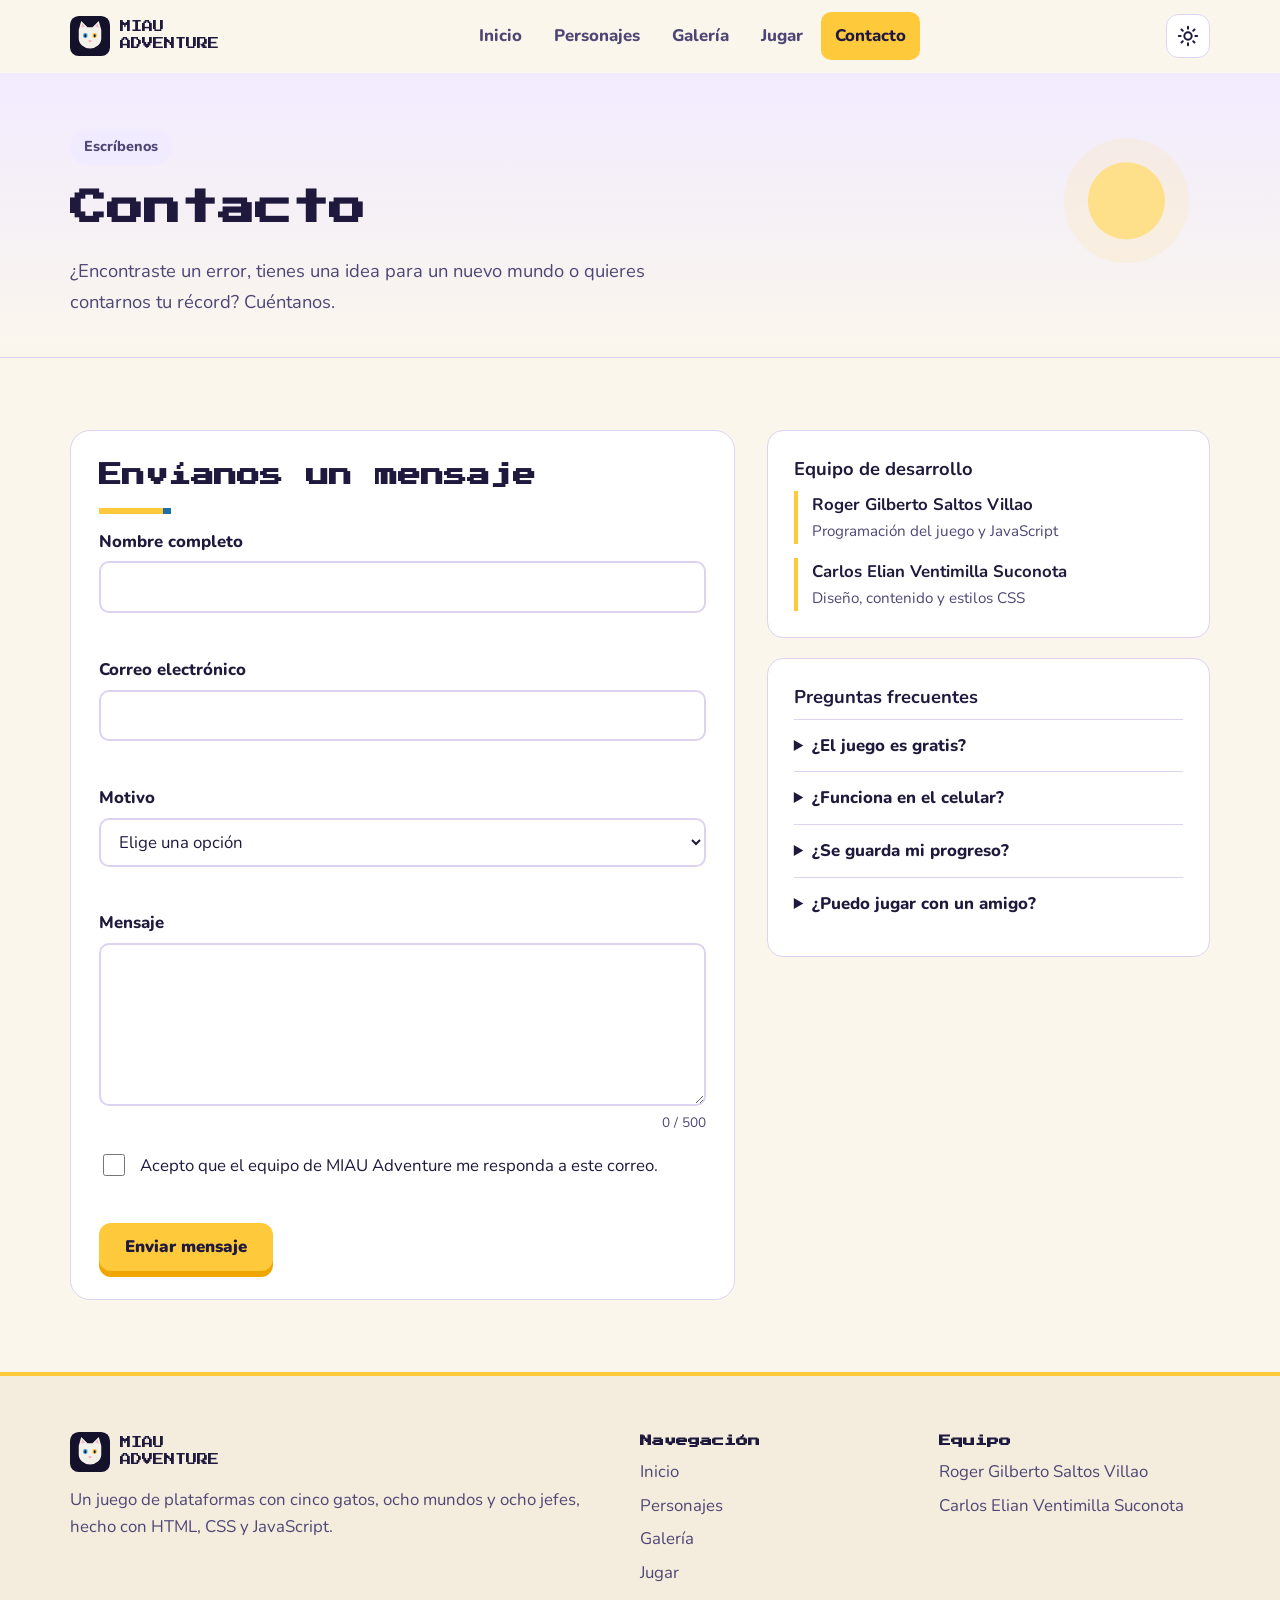
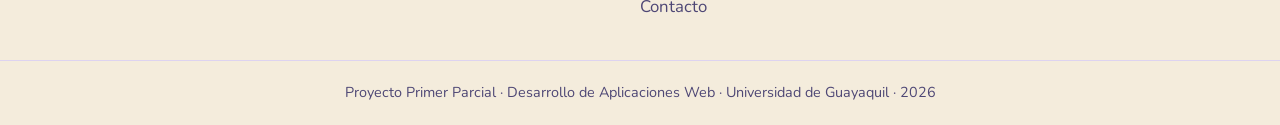
<file: contacto.html>
<!DOCTYPE html>
<html lang="es" data-tema="oscuro">
<head>
    <meta charset="UTF-8">
    <meta name="viewport" content="width=device-width, initial-scale=1.0">
    <meta name="description" content="Escríbele al equipo de MIAU Adventure.">
    <meta name="author" content="Roger Gilberto Saltos Villao y Carlos Elian Ventimilla Suconota">
    <meta name="theme-color" content="#14112b">
    <title>Contacto | MIAU Adventure</title>
    <link rel="icon" href="img/favicon.svg" type="image/svg+xml">
    <link rel="preconnect" href="https://fonts.googleapis.com">
    <link rel="preconnect" href="https://fonts.gstatic.com" crossorigin>
    <link href="https://fonts.googleapis.com/css2?family=Nunito:wght@400;600;700;800;900&family=Press+Start+2P&display=swap" rel="stylesheet">
    <link rel="stylesheet" href="css/styles.css">
    <script src="js/tema.js"></script>
</head>
<body>
    <a class="saltar" href="#contenido">Saltar al contenido</a>

    <header class="cabecera">
        <nav class="nav contenedor" aria-label="Navegación principal">
            <a class="nav__marca" href="index.html">
                <img src="img/favicon.svg" alt="" width="40" height="40">
                <span>MIAU<br>ADVENTURE</span>
            </a>
            <ul class="nav__menu" id="menu">
                <li><a class="nav__enlace" href="index.html">Inicio</a></li>
                <li><a class="nav__enlace" href="personajes.html">Personajes</a></li>
                <li><a class="nav__enlace" href="galeria.html">Galería</a></li>
                <li><a class="nav__enlace" href="jugar.html">Jugar</a></li>
                <li><a class="nav__enlace" href="contacto.html" aria-current="page">Contacto</a></li>
            </ul>
            <div class="nav__acciones">
                <button class="boton-icono" id="btn-tema" type="button" aria-label="Cambiar a tema claro">
                    <svg class="icono icono--luna" viewBox="0 0 24 24" aria-hidden="true"><path d="M12 3a7.5 7.5 0 0 0 9 9 9 9 0 1 1-9-9z"/></svg>
                    <svg class="icono icono--sol" viewBox="0 0 24 24" aria-hidden="true"><circle cx="12" cy="12" r="4"/><path d="M12 2v2M12 20v2M4.9 4.9l1.4 1.4M17.7 17.7l1.4 1.4M2 12h2M20 12h2M4.9 19.1l1.4-1.4M17.7 6.3l1.4-1.4"/></svg>
                </button>
                <button class="boton-icono nav__hamburguesa" id="btn-menu" type="button" aria-expanded="false" aria-controls="menu" aria-label="Abrir menú">
                    <span></span><span></span><span></span>
                </button>
            </div>
        </nav>
    </header>

    <main id="contenido">
        <section class="cabecera-pagina">
            <div class="contenedor">
                <p class="etiqueta">Escríbenos</p>
                <h1 class="cabecera-pagina__titulo">Contacto</h1>
                <p>¿Encontraste un error, tienes una idea para un nuevo mundo o quieres contarnos tu récord? Cuéntanos.</p>
            </div>
        </section>

        <section class="seccion" aria-labelledby="titulo-formulario">
            <div class="contenedor dos-columnas dos-columnas--formulario">
                <div class="formulario-caja">
                    <h2 class="seccion__titulo" id="titulo-formulario">Envíanos un mensaje</h2>
                    <form class="formulario" id="form-contacto" name="contacto" method="POST" data-netlify="true" netlify-honeypot="bot-field" novalidate>
                        <input type="hidden" name="form-name" value="contacto">
                        <p class="visualmente-oculto">
                            <label>No llenes este campo: <input name="bot-field" tabindex="-1" autocomplete="off"></label>
                        </p>

                        <div class="campo">
                            <label class="campo__etiqueta" for="nombre">Nombre completo</label>
                            <input class="campo__control" type="text" id="nombre" name="nombre" autocomplete="name" aria-describedby="error-nombre">
                            <p class="campo__error" id="error-nombre"></p>
                        </div>

                        <div class="campo">
                            <label class="campo__etiqueta" for="correo">Correo electrónico</label>
                            <input class="campo__control" type="email" id="correo" name="correo" autocomplete="email" aria-describedby="error-correo">
                            <p class="campo__error" id="error-correo"></p>
                        </div>

                        <div class="campo">
                            <label class="campo__etiqueta" for="motivo">Motivo</label>
                            <select class="campo__control" id="motivo" name="motivo" aria-describedby="error-motivo">
                                <option value="">Elige una opción</option>
                                <option value="sugerencia">Sugerencia para el juego</option>
                                <option value="error">Reportar un error</option>
                                <option value="record">Compartir mi récord</option>
                                <option value="otro">Otro</option>
                            </select>
                            <p class="campo__error" id="error-motivo"></p>
                        </div>

                        <div class="campo">
                            <label class="campo__etiqueta" for="mensaje">Mensaje</label>
                            <textarea class="campo__control" id="mensaje" name="mensaje" rows="5" maxlength="500" aria-describedby="error-mensaje contador-mensaje"></textarea>
                            <div class="campo__pie">
                                <p class="campo__error" id="error-mensaje"></p>
                                <p class="campo__contador" id="contador-mensaje">0 / 500</p>
                            </div>
                        </div>

                        <div class="campo campo--casilla">
                            <input type="checkbox" id="acepto" name="acepto" value="si" aria-describedby="error-acepto">
                            <label for="acepto">Acepto que el equipo de MIAU Adventure me responda a este correo.</label>
                            <p class="campo__error" id="error-acepto"></p>
                        </div>

                        <button class="boton boton--primario" type="submit" id="btn-enviar">Enviar mensaje</button>
                    </form>
                    <div class="exito" id="mensaje-exito" role="status" tabindex="-1" hidden>
                        <svg class="exito__icono" viewBox="0 0 24 24" aria-hidden="true"><path d="M5 12l5 5L20 7"/></svg>
                        <h3 id="exito-titulo">¡Mensaje enviado!</h3>
                        <p id="exito-texto"></p>
                        <button class="boton boton--secundario" type="button" id="btn-otro">Enviar otro mensaje</button>
                    </div>
                </div>

                <aside class="contacto-info">
                    <article class="tarjeta">
                        <h3>Equipo de desarrollo</h3>
                        <ul class="equipo">
                            <li><strong>Roger Gilberto Saltos Villao</strong><span>Programación del juego y JavaScript</span></li>
                            <li><strong>Carlos Elian Ventimilla Suconota</strong><span>Diseño, contenido y estilos CSS</span></li>
                        </ul>
                    </article>
                    <article class="tarjeta">
                        <h3>Preguntas frecuentes</h3>
                        <details class="pregunta">
                            <summary>¿El juego es gratis?</summary>
                            <p>Sí. Se juega gratis desde el navegador, sin instalar nada.</p>
                        </details>
                        <details class="pregunta">
                            <summary>¿Funciona en el celular?</summary>
                            <p>Sí. En pantallas táctiles aparecen botones para moverse, saltar y hacer dash.</p>
                        </details>
                        <details class="pregunta">
                            <summary>¿Se guarda mi progreso?</summary>
                            <p>Sí. Los récords, las monedas, las compras de la tienda y los logros se guardan en tu navegador.</p>
                        </details>
                        <details class="pregunta">
                            <summary>¿Puedo jugar con un amigo?</summary>
                            <p>Sí. En el modo de dos jugadores uno usa las flechas y el otro las teclas A, D y W. También se puede usar un mando.</p>
                        </details>
                    </article>
                </aside>
            </div>
        </section>
    </main>

    <footer class="pie">
        <div class="contenedor pie__grid">
            <section class="pie__bloque">
                <a class="nav__marca" href="index.html">
                    <img src="img/favicon.svg" alt="" width="40" height="40">
                    <span>MIAU<br>ADVENTURE</span>
                </a>
                <p>Un juego de plataformas con cinco gatos, ocho mundos y ocho jefes, hecho con HTML, CSS y JavaScript.</p>
            </section>
            <nav class="pie__bloque" aria-label="Enlaces del pie">
                <h2 class="pie__titulo">Navegación</h2>
                <ul>
                    <li><a href="index.html">Inicio</a></li>
                    <li><a href="personajes.html">Personajes</a></li>
                    <li><a href="galeria.html">Galería</a></li>
                    <li><a href="jugar.html">Jugar</a></li>
                    <li><a href="contacto.html">Contacto</a></li>
                </ul>
            </nav>
            <section class="pie__bloque">
                <h2 class="pie__titulo">Equipo</h2>
                <ul>
                    <li>Roger Gilberto Saltos Villao</li>
                    <li>Carlos Elian Ventimilla Suconota</li>
                </ul>
            </section>
        </div>
        <p class="pie__creditos">Proyecto Primer Parcial · Desarrollo de Aplicaciones Web · Universidad de Guayaquil · <span id="anio">2026</span></p>
        <button class="volver-arriba" id="btn-arriba" type="button" aria-label="Volver arriba">
            <svg class="icono" viewBox="0 0 24 24" aria-hidden="true"><path d="M6 15l6-6 6 6"/></svg>
        </button>
    </footer>
    <script src="js/main.js" defer></script>
    <script src="js/contacto.js" defer></script>
</body>
</html>
</file>
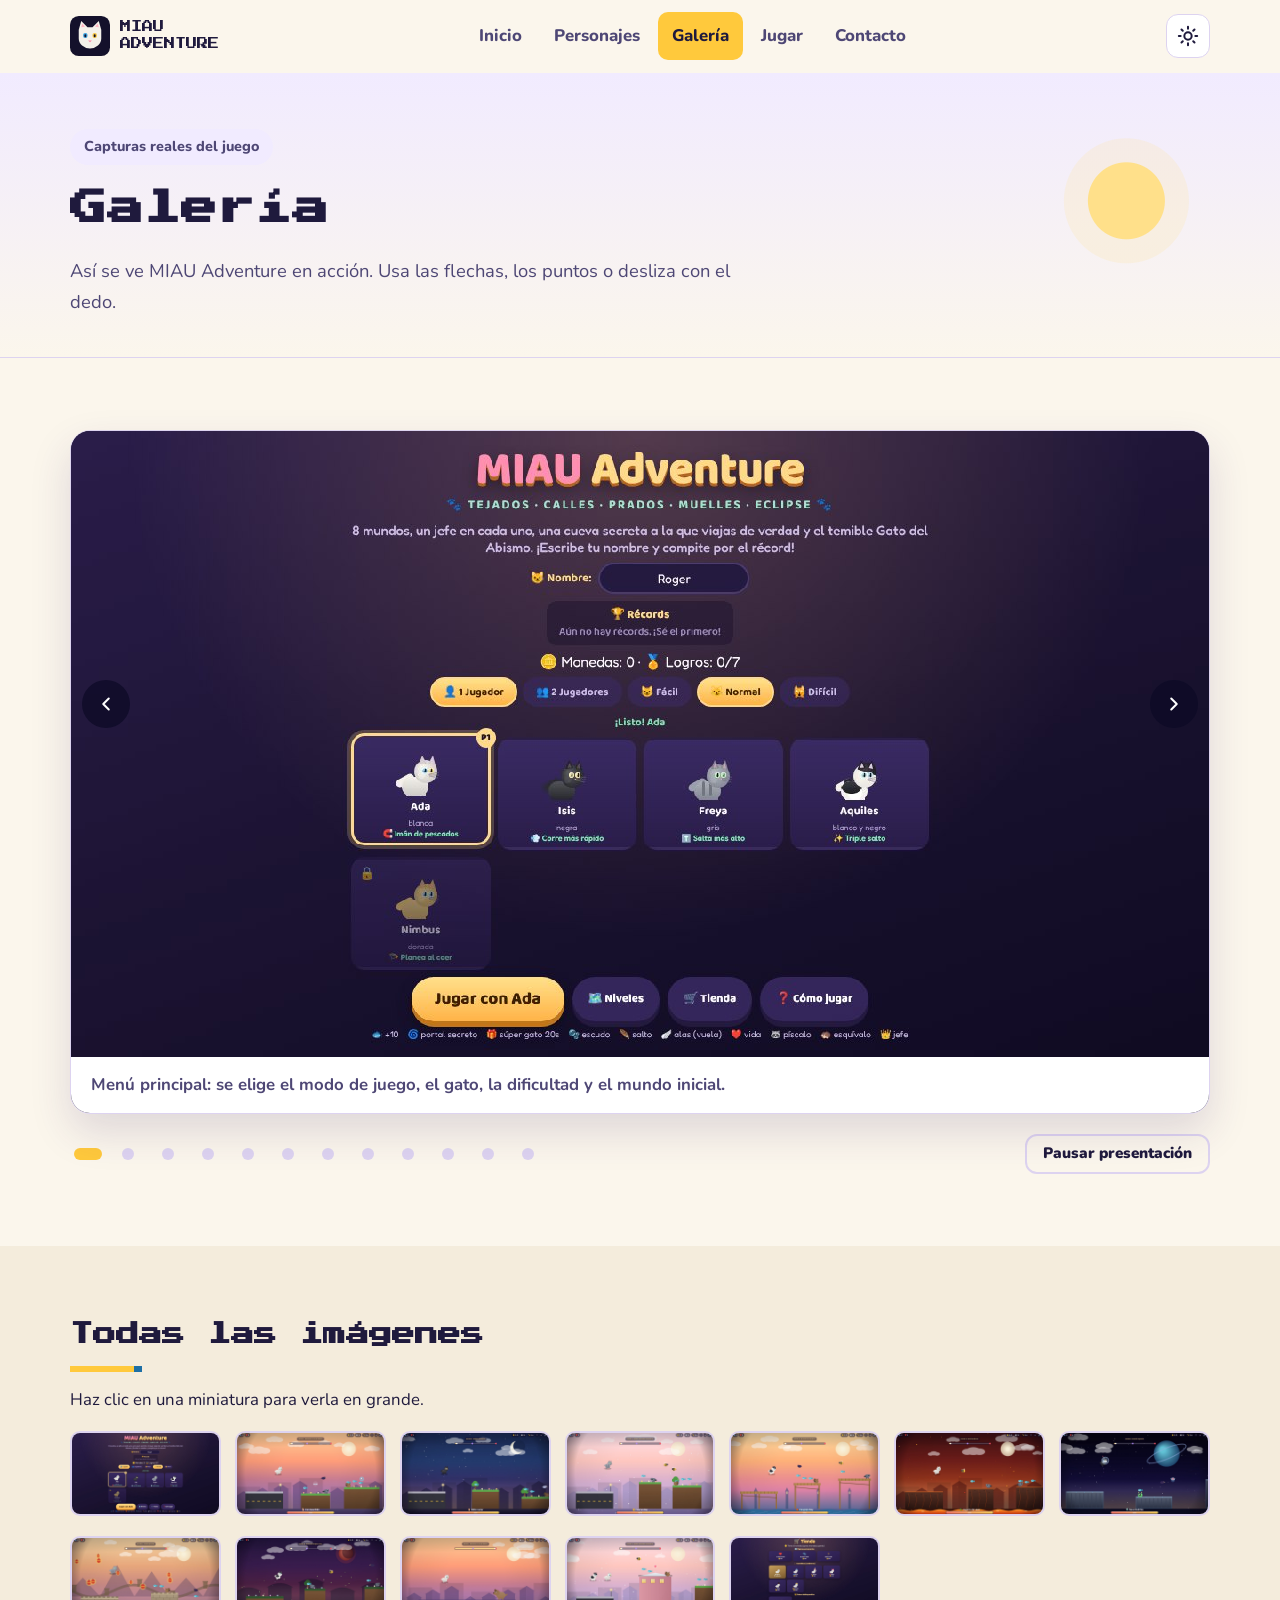
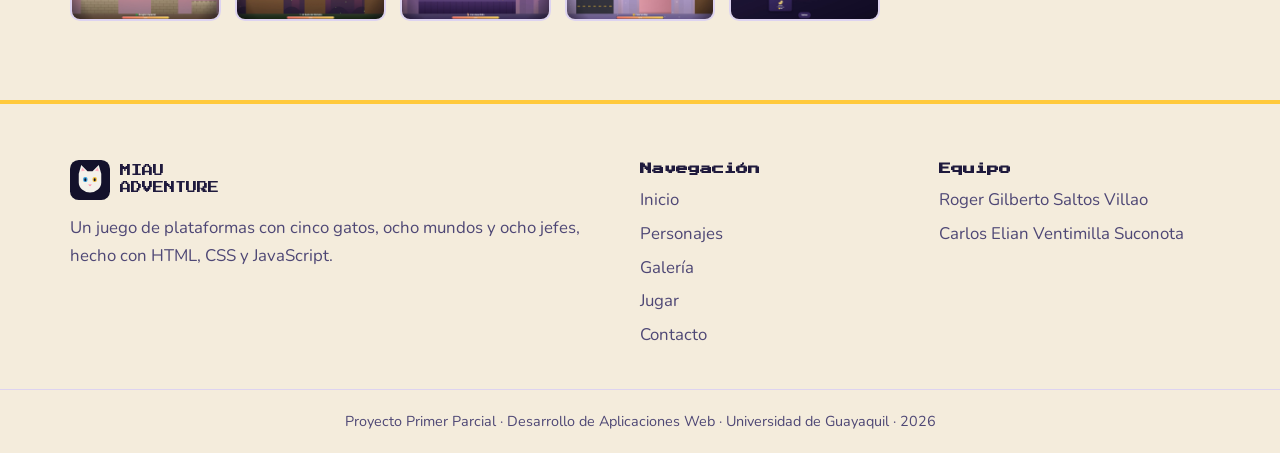
<file: galeria.html>
<!DOCTYPE html>
<html lang="es" data-tema="oscuro">
<head>
    <meta charset="UTF-8">
    <meta name="viewport" content="width=device-width, initial-scale=1.0">
    <meta name="description" content="Capturas reales de los ocho mundos de MIAU Adventure.">
    <meta name="author" content="Roger Gilberto Saltos Villao y Carlos Elian Ventimilla Suconota">
    <meta name="theme-color" content="#14112b">
    <title>Galería | MIAU Adventure</title>
    <link rel="icon" href="img/favicon.svg" type="image/svg+xml">
    <link rel="preconnect" href="https://fonts.googleapis.com">
    <link rel="preconnect" href="https://fonts.gstatic.com" crossorigin>
    <link href="https://fonts.googleapis.com/css2?family=Nunito:wght@400;600;700;800;900&family=Press+Start+2P&display=swap" rel="stylesheet">
    <link rel="stylesheet" href="css/styles.css">
    <script src="js/tema.js"></script>
</head>
<body>
    <a class="saltar" href="#contenido">Saltar al contenido</a>

    <header class="cabecera">
        <nav class="nav contenedor" aria-label="Navegación principal">
            <a class="nav__marca" href="index.html">
                <img src="img/favicon.svg" alt="" width="40" height="40">
                <span>MIAU<br>ADVENTURE</span>
            </a>
            <ul class="nav__menu" id="menu">
                <li><a class="nav__enlace" href="index.html">Inicio</a></li>
                <li><a class="nav__enlace" href="personajes.html">Personajes</a></li>
                <li><a class="nav__enlace" href="galeria.html" aria-current="page">Galería</a></li>
                <li><a class="nav__enlace" href="jugar.html">Jugar</a></li>
                <li><a class="nav__enlace" href="contacto.html">Contacto</a></li>
            </ul>
            <div class="nav__acciones">
                <button class="boton-icono" id="btn-tema" type="button" aria-label="Cambiar a tema claro">
                    <svg class="icono icono--luna" viewBox="0 0 24 24" aria-hidden="true"><path d="M12 3a7.5 7.5 0 0 0 9 9 9 9 0 1 1-9-9z"/></svg>
                    <svg class="icono icono--sol" viewBox="0 0 24 24" aria-hidden="true"><circle cx="12" cy="12" r="4"/><path d="M12 2v2M12 20v2M4.9 4.9l1.4 1.4M17.7 17.7l1.4 1.4M2 12h2M20 12h2M4.9 19.1l1.4-1.4M17.7 6.3l1.4-1.4"/></svg>
                </button>
                <button class="boton-icono nav__hamburguesa" id="btn-menu" type="button" aria-expanded="false" aria-controls="menu" aria-label="Abrir menú">
                    <span></span><span></span><span></span>
                </button>
            </div>
        </nav>
    </header>

    <main id="contenido">
        <section class="cabecera-pagina">
            <div class="contenedor">
                <p class="etiqueta">Capturas reales del juego</p>
                <h1 class="cabecera-pagina__titulo">Galería</h1>
                <p>Así se ve MIAU Adventure en acción. Usa las flechas, los puntos o desliza con el dedo.</p>
            </div>
        </section>

        <section class="seccion" aria-labelledby="titulo-carrusel">
            <div class="contenedor">
                <h2 class="visualmente-oculto" id="titulo-carrusel">Carrusel de capturas</h2>
                <div class="carrusel" id="carrusel" aria-roledescription="carrusel" aria-label="Capturas del juego" tabindex="0">
                    <div class="carrusel__ventana">
                        <ul class="carrusel__pista" id="pista">
                        <li class="carrusel__diapositiva" role="group" aria-roledescription="diapositiva" aria-label="1 de 12">
                            <figure>
                                <img src="img/galeria/menu.jpg" alt="Menú principal: se elige el modo de juego, el gato, la dificultad y el mundo inicial." width="1280" height="720" loading="lazy">
                                <figcaption>Menú principal: se elige el modo de juego, el gato, la dificultad y el mundo inicial.</figcaption>
                            </figure>
                        </li>
                        <li class="carrusel__diapositiva" role="group" aria-roledescription="diapositiva" aria-label="2 de 12">
                            <figure>
                                <img src="img/galeria/mundo-1.jpg" alt="Mundo 1, Atardecer en el Vecindario: el primer recorrido entre casas y jardines." width="1280" height="720" loading="lazy">
                                <figcaption>Mundo 1, Atardecer en el Vecindario: el primer recorrido entre casas y jardines.</figcaption>
                            </figure>
                        </li>
                        <li class="carrusel__diapositiva" role="group" aria-roledescription="diapositiva" aria-label="3 de 12">
                            <figure>
                                <img src="img/galeria/mundo-2.jpg" alt="Mundo 2, Callejón Nocturno: el barrio de noche, con más enemigos." width="1280" height="720" loading="lazy">
                                <figcaption>Mundo 2, Callejón Nocturno: el barrio de noche, con más enemigos.</figcaption>
                            </figure>
                        </li>
                        <li class="carrusel__diapositiva" role="group" aria-roledescription="diapositiva" aria-label="4 de 12">
                            <figure>
                                <img src="img/galeria/mundo-3.jpg" alt="Mundo 3, Tejados Nevados al Amanecer: saltos entre techos cubiertos de nieve." width="1280" height="720" loading="lazy">
                                <figcaption>Mundo 3, Tejados Nevados al Amanecer: saltos entre techos cubiertos de nieve.</figcaption>
                            </figure>
                        </li>
                        <li class="carrusel__diapositiva" role="group" aria-roledescription="diapositiva" aria-label="5 de 12">
                            <figure>
                                <img src="img/galeria/mundo-4.jpg" alt="Mundo 4, El Muelle al Atardecer: plataformas de madera sobre el mar." width="1280" height="720" loading="lazy">
                                <figcaption>Mundo 4, El Muelle al Atardecer: plataformas de madera sobre el mar.</figcaption>
                            </figure>
                        </li>
                        <li class="carrusel__diapositiva" role="group" aria-roledescription="diapositiva" aria-label="6 de 12">
                            <figure>
                                <img src="img/galeria/mundo-5.jpg" alt="Mundo 5, Volcán Ardiente: rocas y lava en el camino." width="1280" height="720" loading="lazy">
                                <figcaption>Mundo 5, Volcán Ardiente: rocas y lava en el camino.</figcaption>
                            </figure>
                        </li>
                        <li class="carrusel__diapositiva" role="group" aria-roledescription="diapositiva" aria-label="7 de 12">
                            <figure>
                                <img src="img/galeria/mundo-6.jpg" alt="Mundo 6, Estación Espacial: gravedad baja, aliens y drones." width="1280" height="720" loading="lazy">
                                <figcaption>Mundo 6, Estación Espacial: gravedad baja, aliens y drones.</figcaption>
                            </figure>
                        </li>
                        <li class="carrusel__diapositiva" role="group" aria-roledescription="diapositiva" aria-label="8 de 12">
                            <figure>
                                <img src="img/galeria/mundo-7.jpg" alt="Mundo 7, La Gran Muralla: faroles y montañas al atardecer." width="1280" height="720" loading="lazy">
                                <figcaption>Mundo 7, La Gran Muralla: faroles y montañas al atardecer.</figcaption>
                            </figure>
                        </li>
                        <li class="carrusel__diapositiva" role="group" aria-roledescription="diapositiva" aria-label="9 de 12">
                            <figure>
                                <img src="img/galeria/mundo-8.jpg" alt="Mundo 8, Prados del Eclipse Lunar: el último mundo antes del jefe final." width="1280" height="720" loading="lazy">
                                <figcaption>Mundo 8, Prados del Eclipse Lunar: el último mundo antes del jefe final.</figcaption>
                            </figure>
                        </li>
                        <li class="carrusel__diapositiva" role="group" aria-roledescription="diapositiva" aria-label="10 de 12">
                            <figure>
                                <img src="img/galeria/jefe.jpg" alt="Pelea contra un jefe, con su barra de vida en la parte superior." width="1280" height="720" loading="lazy">
                                <figcaption>Pelea contra un jefe, con su barra de vida en la parte superior.</figcaption>
                            </figure>
                        </li>
                        <li class="carrusel__diapositiva" role="group" aria-roledescription="diapositiva" aria-label="11 de 12">
                            <figure>
                                <img src="img/galeria/dos-jugadores.jpg" alt="Modo de dos jugadores: dos gatos en la misma pantalla." width="1280" height="720" loading="lazy">
                                <figcaption>Modo de dos jugadores: dos gatos en la misma pantalla.</figcaption>
                            </figure>
                        </li>
                        <li class="carrusel__diapositiva" role="group" aria-roledescription="diapositiva" aria-label="12 de 12">
                            <figure>
                                <img src="img/galeria/tienda.jpg" alt="Tienda: mejoras, sombreros y la gata Nimbus a cambio de monedas." width="1280" height="720" loading="lazy">
                                <figcaption>Tienda: mejoras, sombreros y la gata Nimbus a cambio de monedas.</figcaption>
                            </figure>
                        </li>
                        </ul>
                    </div>
                    <button class="carrusel__flecha carrusel__flecha--anterior" type="button" id="btn-anterior" aria-label="Imagen anterior">
                        <svg class="icono" viewBox="0 0 24 24" aria-hidden="true"><path d="M15 6l-6 6 6 6"/></svg>
                    </button>
                    <button class="carrusel__flecha carrusel__flecha--siguiente" type="button" id="btn-siguiente" aria-label="Imagen siguiente">
                        <svg class="icono" viewBox="0 0 24 24" aria-hidden="true"><path d="M9 6l6 6-6 6"/></svg>
                    </button>
                </div>
                <div class="carrusel__controles">
                    <div class="carrusel__puntos" id="puntos" role="group" aria-label="Elegir imagen"></div>
                    <button class="boton boton--secundario boton--pequeno" type="button" id="btn-auto" aria-pressed="true">Pausar presentación</button>
                </div>
            </div>
        </section>

        <section class="seccion seccion--alterna" aria-labelledby="titulo-miniaturas">
            <div class="contenedor">
                <h2 class="seccion__titulo" id="titulo-miniaturas">Todas las imágenes</h2>
                <p>Haz clic en una miniatura para verla en grande.</p>
                <ul class="miniaturas">
                    <li><button class="miniatura" type="button" data-indice="0" aria-label="Ampliar: Menú principal: se elige el modo de juego, el gato, la dificultad y el mundo inicial.">
                        <img src="img/galeria/menu.jpg" alt="" width="320" height="180" loading="lazy">
                    </button></li>
                    <li><button class="miniatura" type="button" data-indice="1" aria-label="Ampliar: Mundo 1, Atardecer en el Vecindario: el primer recorrido entre casas y jardines.">
                        <img src="img/galeria/mundo-1.jpg" alt="" width="320" height="180" loading="lazy">
                    </button></li>
                    <li><button class="miniatura" type="button" data-indice="2" aria-label="Ampliar: Mundo 2, Callejón Nocturno: el barrio de noche, con más enemigos.">
                        <img src="img/galeria/mundo-2.jpg" alt="" width="320" height="180" loading="lazy">
                    </button></li>
                    <li><button class="miniatura" type="button" data-indice="3" aria-label="Ampliar: Mundo 3, Tejados Nevados al Amanecer: saltos entre techos cubiertos de nieve.">
                        <img src="img/galeria/mundo-3.jpg" alt="" width="320" height="180" loading="lazy">
                    </button></li>
                    <li><button class="miniatura" type="button" data-indice="4" aria-label="Ampliar: Mundo 4, El Muelle al Atardecer: plataformas de madera sobre el mar.">
                        <img src="img/galeria/mundo-4.jpg" alt="" width="320" height="180" loading="lazy">
                    </button></li>
                    <li><button class="miniatura" type="button" data-indice="5" aria-label="Ampliar: Mundo 5, Volcán Ardiente: rocas y lava en el camino.">
                        <img src="img/galeria/mundo-5.jpg" alt="" width="320" height="180" loading="lazy">
                    </button></li>
                    <li><button class="miniatura" type="button" data-indice="6" aria-label="Ampliar: Mundo 6, Estación Espacial: gravedad baja, aliens y drones.">
                        <img src="img/galeria/mundo-6.jpg" alt="" width="320" height="180" loading="lazy">
                    </button></li>
                    <li><button class="miniatura" type="button" data-indice="7" aria-label="Ampliar: Mundo 7, La Gran Muralla: faroles y montañas al atardecer.">
                        <img src="img/galeria/mundo-7.jpg" alt="" width="320" height="180" loading="lazy">
                    </button></li>
                    <li><button class="miniatura" type="button" data-indice="8" aria-label="Ampliar: Mundo 8, Prados del Eclipse Lunar: el último mundo antes del jefe final.">
                        <img src="img/galeria/mundo-8.jpg" alt="" width="320" height="180" loading="lazy">
                    </button></li>
                    <li><button class="miniatura" type="button" data-indice="9" aria-label="Ampliar: Pelea contra un jefe, con su barra de vida en la parte superior.">
                        <img src="img/galeria/jefe.jpg" alt="" width="320" height="180" loading="lazy">
                    </button></li>
                    <li><button class="miniatura" type="button" data-indice="10" aria-label="Ampliar: Modo de dos jugadores: dos gatos en la misma pantalla.">
                        <img src="img/galeria/dos-jugadores.jpg" alt="" width="320" height="180" loading="lazy">
                    </button></li>
                    <li><button class="miniatura" type="button" data-indice="11" aria-label="Ampliar: Tienda: mejoras, sombreros y la gata Nimbus a cambio de monedas.">
                        <img src="img/galeria/tienda.jpg" alt="" width="320" height="180" loading="lazy">
                    </button></li>
                </ul>
            </div>
        </section>

        <dialog class="visor" id="visor" aria-label="Imagen ampliada">
            <figure class="visor__figura">
                <img id="visor-imagen" src="img/galeria/menu.jpg" alt="" width="1280" height="720">
                <figcaption id="visor-texto"></figcaption>
            </figure>
            <button class="boton-icono visor__cerrar" type="button" id="visor-cerrar" aria-label="Cerrar">
                <svg class="icono" viewBox="0 0 24 24" aria-hidden="true"><path d="M6 6l12 12M18 6L6 18"/></svg>
            </button>
            <button class="carrusel__flecha carrusel__flecha--anterior" type="button" id="visor-anterior" aria-label="Imagen anterior">
                <svg class="icono" viewBox="0 0 24 24" aria-hidden="true"><path d="M15 6l-6 6 6 6"/></svg>
            </button>
            <button class="carrusel__flecha carrusel__flecha--siguiente" type="button" id="visor-siguiente" aria-label="Imagen siguiente">
                <svg class="icono" viewBox="0 0 24 24" aria-hidden="true"><path d="M9 6l6 6-6 6"/></svg>
            </button>
        </dialog>
    </main>

    <footer class="pie">
        <div class="contenedor pie__grid">
            <section class="pie__bloque">
                <a class="nav__marca" href="index.html">
                    <img src="img/favicon.svg" alt="" width="40" height="40">
                    <span>MIAU<br>ADVENTURE</span>
                </a>
                <p>Un juego de plataformas con cinco gatos, ocho mundos y ocho jefes, hecho con HTML, CSS y JavaScript.</p>
            </section>
            <nav class="pie__bloque" aria-label="Enlaces del pie">
                <h2 class="pie__titulo">Navegación</h2>
                <ul>
                    <li><a href="index.html">Inicio</a></li>
                    <li><a href="personajes.html">Personajes</a></li>
                    <li><a href="galeria.html">Galería</a></li>
                    <li><a href="jugar.html">Jugar</a></li>
                    <li><a href="contacto.html">Contacto</a></li>
                </ul>
            </nav>
            <section class="pie__bloque">
                <h2 class="pie__titulo">Equipo</h2>
                <ul>
                    <li>Roger Gilberto Saltos Villao</li>
                    <li>Carlos Elian Ventimilla Suconota</li>
                </ul>
            </section>
        </div>
        <p class="pie__creditos">Proyecto Primer Parcial · Desarrollo de Aplicaciones Web · Universidad de Guayaquil · <span id="anio">2026</span></p>
        <button class="volver-arriba" id="btn-arriba" type="button" aria-label="Volver arriba">
            <svg class="icono" viewBox="0 0 24 24" aria-hidden="true"><path d="M6 15l6-6 6 6"/></svg>
        </button>
    </footer>
    <script src="js/main.js" defer></script>
    <script src="js/galeria.js" defer></script>
</body>
</html>
</file>
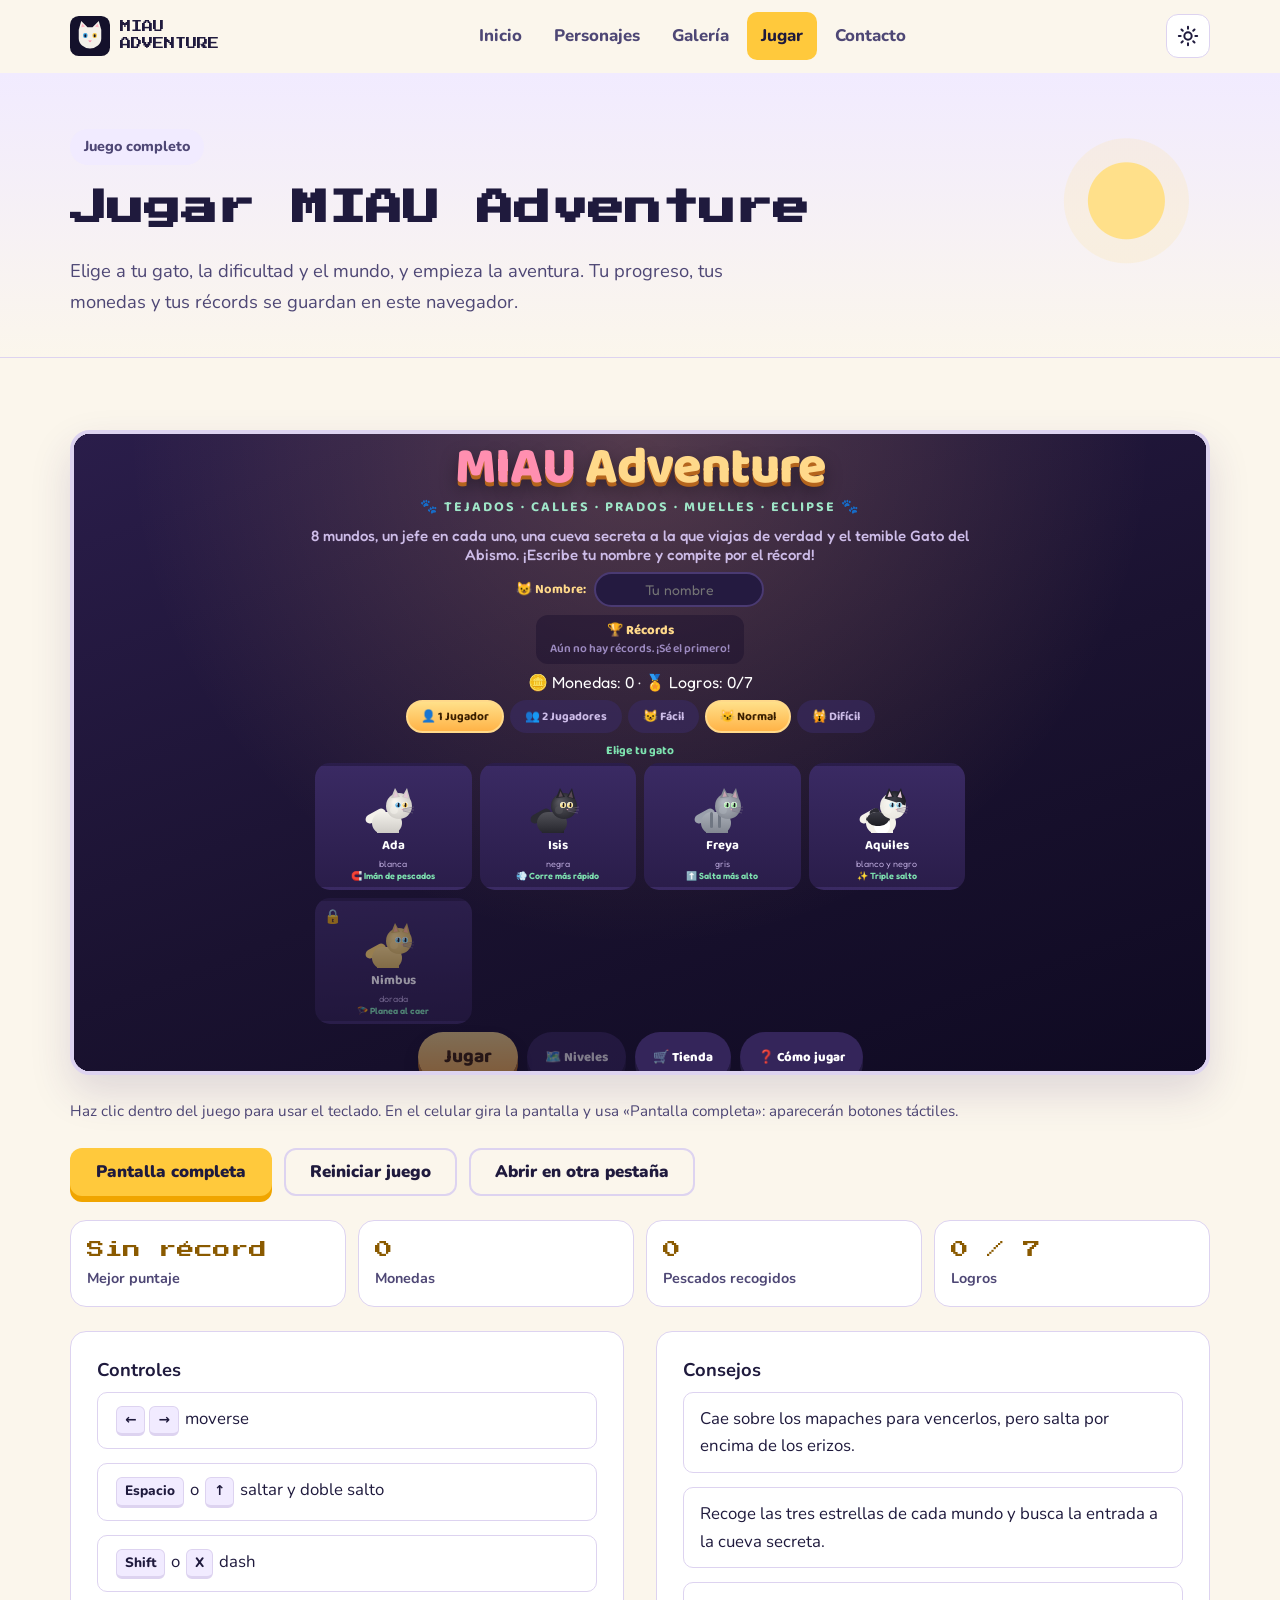
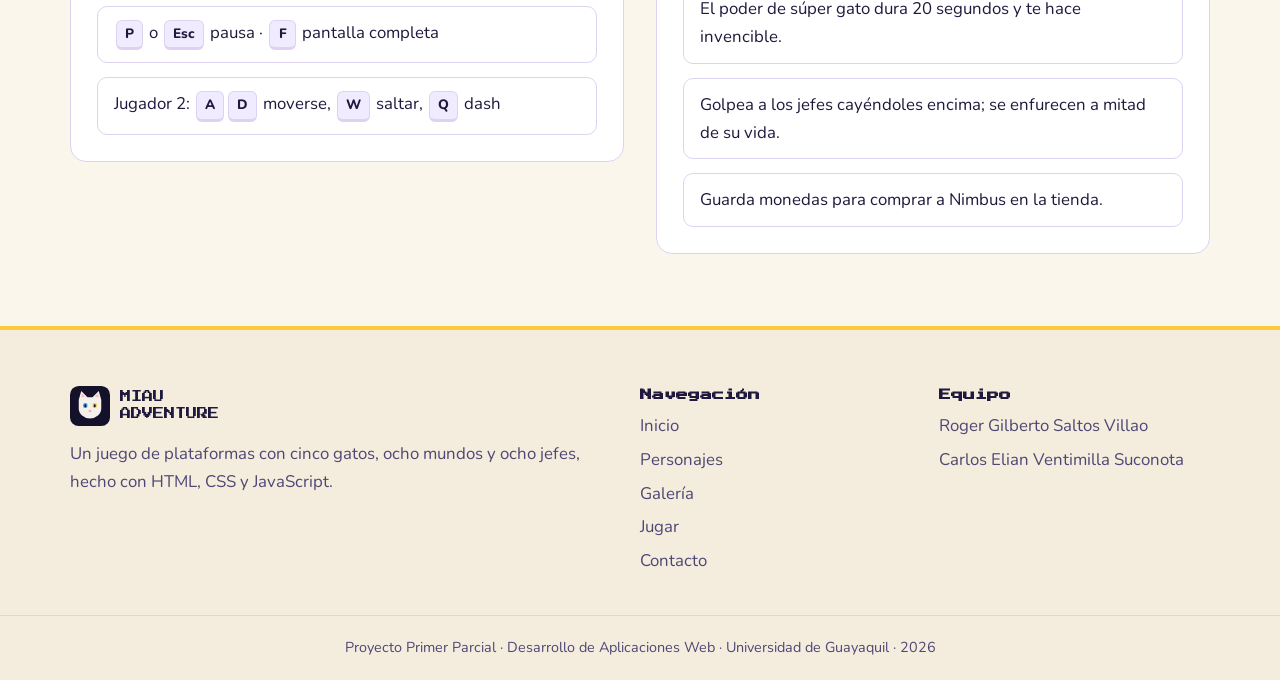
<file: jugar.html>
<!DOCTYPE html>
<html lang="es" data-tema="oscuro">
<head>
    <meta charset="UTF-8">
    <meta name="viewport" content="width=device-width, initial-scale=1.0">
    <meta name="description" content="Juega MIAU Adventure completo en tu navegador.">
    <meta name="author" content="Roger Gilberto Saltos Villao y Carlos Elian Ventimilla Suconota">
    <meta name="theme-color" content="#14112b">
    <title>Jugar | MIAU Adventure</title>
    <link rel="icon" href="img/favicon.svg" type="image/svg+xml">
    <link rel="preconnect" href="https://fonts.googleapis.com">
    <link rel="preconnect" href="https://fonts.gstatic.com" crossorigin>
    <link href="https://fonts.googleapis.com/css2?family=Nunito:wght@400;600;700;800;900&family=Press+Start+2P&display=swap" rel="stylesheet">
    <link rel="stylesheet" href="css/styles.css">
    <script src="js/tema.js"></script>
</head>
<body>
    <a class="saltar" href="#contenido">Saltar al contenido</a>

    <header class="cabecera">
        <nav class="nav contenedor" aria-label="Navegación principal">
            <a class="nav__marca" href="index.html">
                <img src="img/favicon.svg" alt="" width="40" height="40">
                <span>MIAU<br>ADVENTURE</span>
            </a>
            <ul class="nav__menu" id="menu">
                <li><a class="nav__enlace" href="index.html">Inicio</a></li>
                <li><a class="nav__enlace" href="personajes.html">Personajes</a></li>
                <li><a class="nav__enlace" href="galeria.html">Galería</a></li>
                <li><a class="nav__enlace" href="jugar.html" aria-current="page">Jugar</a></li>
                <li><a class="nav__enlace" href="contacto.html">Contacto</a></li>
            </ul>
            <div class="nav__acciones">
                <button class="boton-icono" id="btn-tema" type="button" aria-label="Cambiar a tema claro">
                    <svg class="icono icono--luna" viewBox="0 0 24 24" aria-hidden="true"><path d="M12 3a7.5 7.5 0 0 0 9 9 9 9 0 1 1-9-9z"/></svg>
                    <svg class="icono icono--sol" viewBox="0 0 24 24" aria-hidden="true"><circle cx="12" cy="12" r="4"/><path d="M12 2v2M12 20v2M4.9 4.9l1.4 1.4M17.7 17.7l1.4 1.4M2 12h2M20 12h2M4.9 19.1l1.4-1.4M17.7 6.3l1.4-1.4"/></svg>
                </button>
                <button class="boton-icono nav__hamburguesa" id="btn-menu" type="button" aria-expanded="false" aria-controls="menu" aria-label="Abrir menú">
                    <span></span><span></span><span></span>
                </button>
            </div>
        </nav>
    </header>

    <main id="contenido">
        <section class="cabecera-pagina">
            <div class="contenedor">
                <p class="etiqueta">Juego completo</p>
                <h1 class="cabecera-pagina__titulo">Jugar MIAU Adventure</h1>
                <p>Elige a tu gato, la dificultad y el mundo, y empieza la aventura. Tu progreso, tus monedas y tus récords se guardan en este navegador.</p>
            </div>
        </section>

        <section class="seccion" aria-labelledby="titulo-juego">
            <div class="contenedor juego">
                <h2 class="visualmente-oculto" id="titulo-juego">Juego</h2>
                <div class="juego__marco" id="marco-juego">
                    <iframe id="ventana-juego" src="juego/index.html" title="MIAU Adventure, juego de plataformas" allow="fullscreen; gamepad; autoplay"></iframe>
                </div>
                <p class="juego__aviso">Haz clic dentro del juego para usar el teclado. En el celular gira la pantalla y usa «Pantalla completa»: aparecerán botones táctiles.</p>
                <div class="juego__barra">
                    <button class="boton boton--primario" type="button" id="btn-pantalla">Pantalla completa</button>
                    <button class="boton boton--secundario" type="button" id="btn-reiniciar">Reiniciar juego</button>
                    <a class="boton boton--secundario" href="juego/index.html" target="_blank" rel="noopener">Abrir en otra pestaña</a>
                </div>
                <ul class="marcadores" aria-label="Tu progreso en este navegador">
                    <li class="marcador"><span class="marcador__valor" id="mejor-puntaje">Sin récord</span><span class="marcador__texto">Mejor puntaje</span></li>
                    <li class="marcador"><span class="marcador__valor" id="monedas">0</span><span class="marcador__texto">Monedas</span></li>
                    <li class="marcador"><span class="marcador__valor" id="peces">0</span><span class="marcador__texto">Pescados recogidos</span></li>
                    <li class="marcador"><span class="marcador__valor" id="logros">0 / 7</span><span class="marcador__texto">Logros</span></li>
                </ul>
                <div class="dos-columnas juego__ayuda">
                    <article class="tarjeta">
                        <h3>Controles</h3>
                        <ul class="lista-controles">
                            <li><kbd>←</kbd><kbd>→</kbd> moverse</li>
                            <li><kbd>Espacio</kbd> o <kbd>↑</kbd> saltar y doble salto</li>
                            <li><kbd>Shift</kbd> o <kbd>X</kbd> dash</li>
                            <li><kbd>P</kbd> o <kbd>Esc</kbd> pausa · <kbd>F</kbd> pantalla completa</li>
                            <li>Jugador 2: <kbd>A</kbd><kbd>D</kbd> moverse, <kbd>W</kbd> saltar, <kbd>Q</kbd> dash</li>
                        </ul>
                    </article>
                    <article class="tarjeta">
                        <h3>Consejos</h3>
                        <ul class="lista-consejos">
                            <li>Cae sobre los mapaches para vencerlos, pero salta por encima de los erizos.</li>
                            <li>Recoge las tres estrellas de cada mundo y busca la entrada a la cueva secreta.</li>
                            <li>El poder de súper gato dura 20 segundos y te hace invencible.</li>
                            <li>Golpea a los jefes cayéndoles encima; se enfurecen a mitad de su vida.</li>
                            <li>Guarda monedas para comprar a Nimbus en la tienda.</li>
                        </ul>
                    </article>
                </div>
            </div>
        </section>
    </main>

    <footer class="pie">
        <div class="contenedor pie__grid">
            <section class="pie__bloque">
                <a class="nav__marca" href="index.html">
                    <img src="img/favicon.svg" alt="" width="40" height="40">
                    <span>MIAU<br>ADVENTURE</span>
                </a>
                <p>Un juego de plataformas con cinco gatos, ocho mundos y ocho jefes, hecho con HTML, CSS y JavaScript.</p>
            </section>
            <nav class="pie__bloque" aria-label="Enlaces del pie">
                <h2 class="pie__titulo">Navegación</h2>
                <ul>
                    <li><a href="index.html">Inicio</a></li>
                    <li><a href="personajes.html">Personajes</a></li>
                    <li><a href="galeria.html">Galería</a></li>
                    <li><a href="jugar.html">Jugar</a></li>
                    <li><a href="contacto.html">Contacto</a></li>
                </ul>
            </nav>
            <section class="pie__bloque">
                <h2 class="pie__titulo">Equipo</h2>
                <ul>
                    <li>Roger Gilberto Saltos Villao</li>
                    <li>Carlos Elian Ventimilla Suconota</li>
                </ul>
            </section>
        </div>
        <p class="pie__creditos">Proyecto Primer Parcial · Desarrollo de Aplicaciones Web · Universidad de Guayaquil · <span id="anio">2026</span></p>
        <button class="volver-arriba" id="btn-arriba" type="button" aria-label="Volver arriba">
            <svg class="icono" viewBox="0 0 24 24" aria-hidden="true"><path d="M6 15l6-6 6 6"/></svg>
        </button>
    </footer>
    <script src="js/main.js" defer></script>
    <script src="js/jugar.js" defer></script>
</body>
</html>
</file>
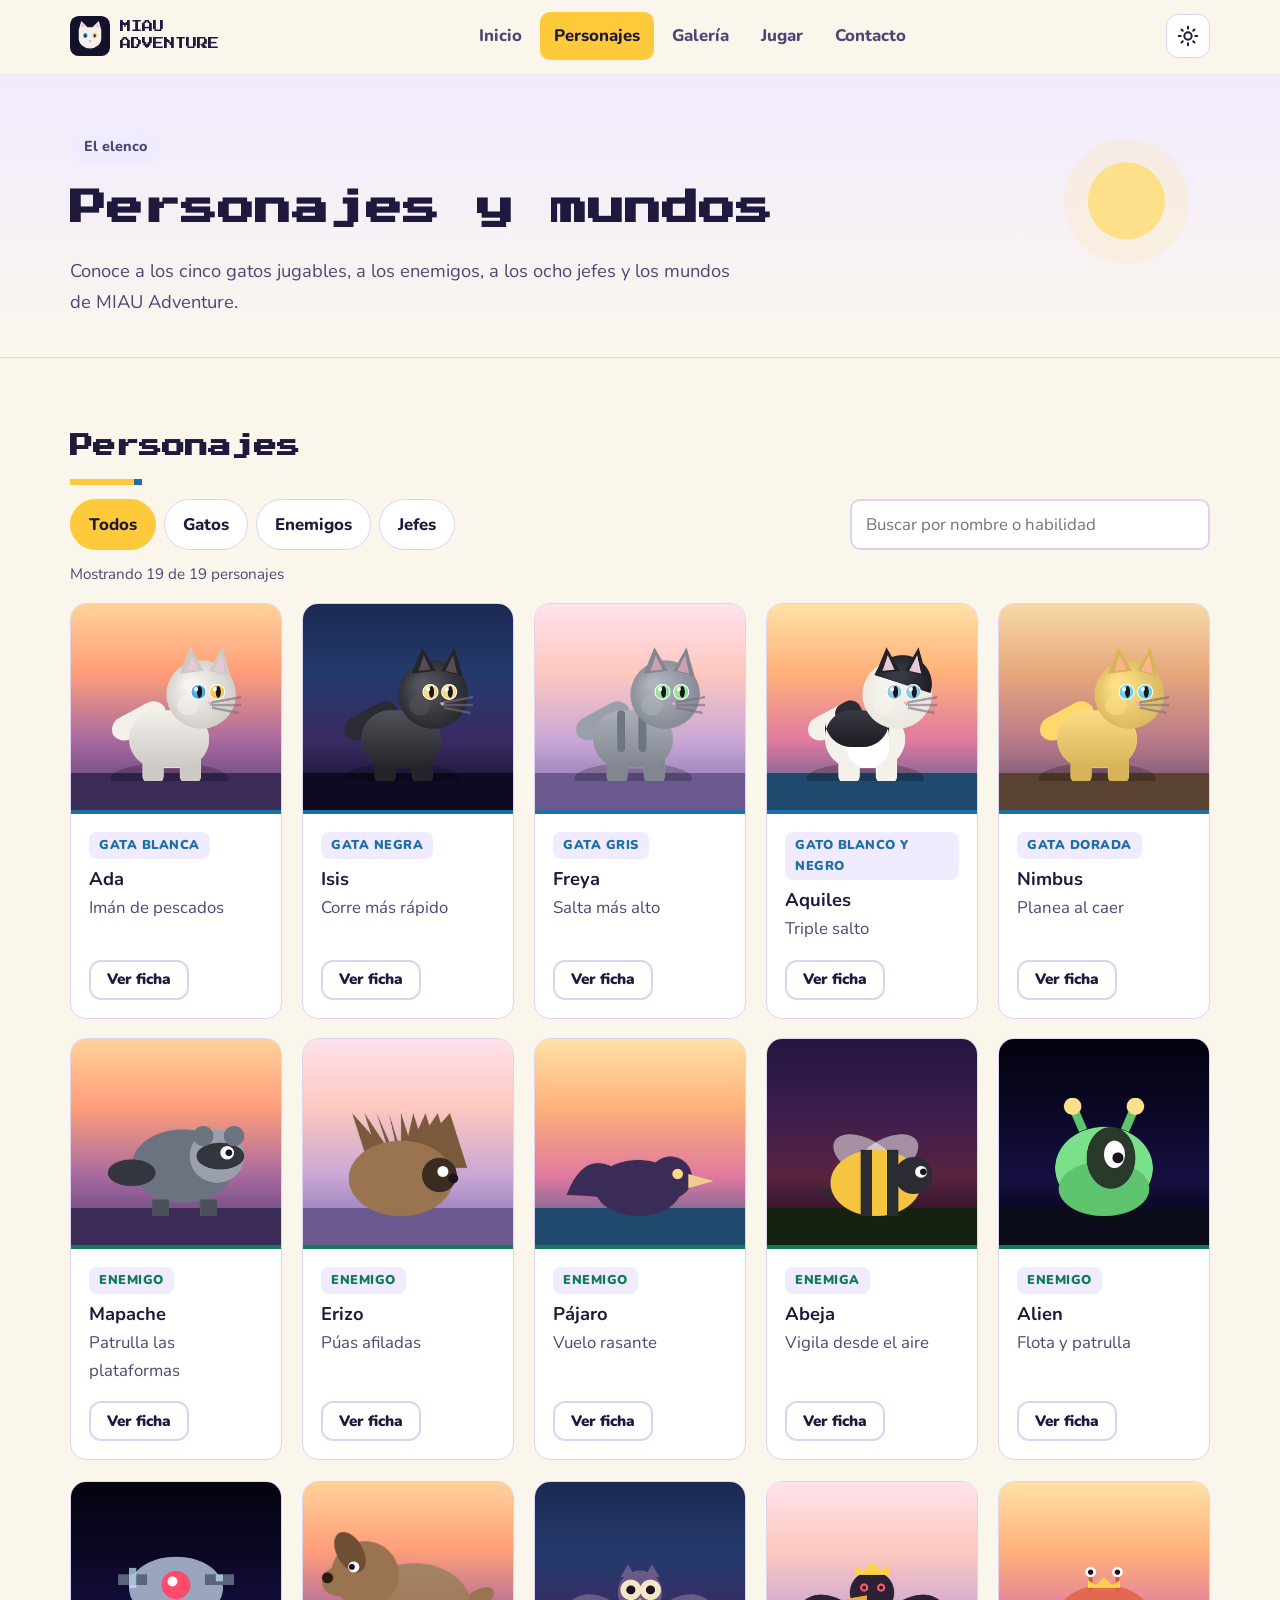
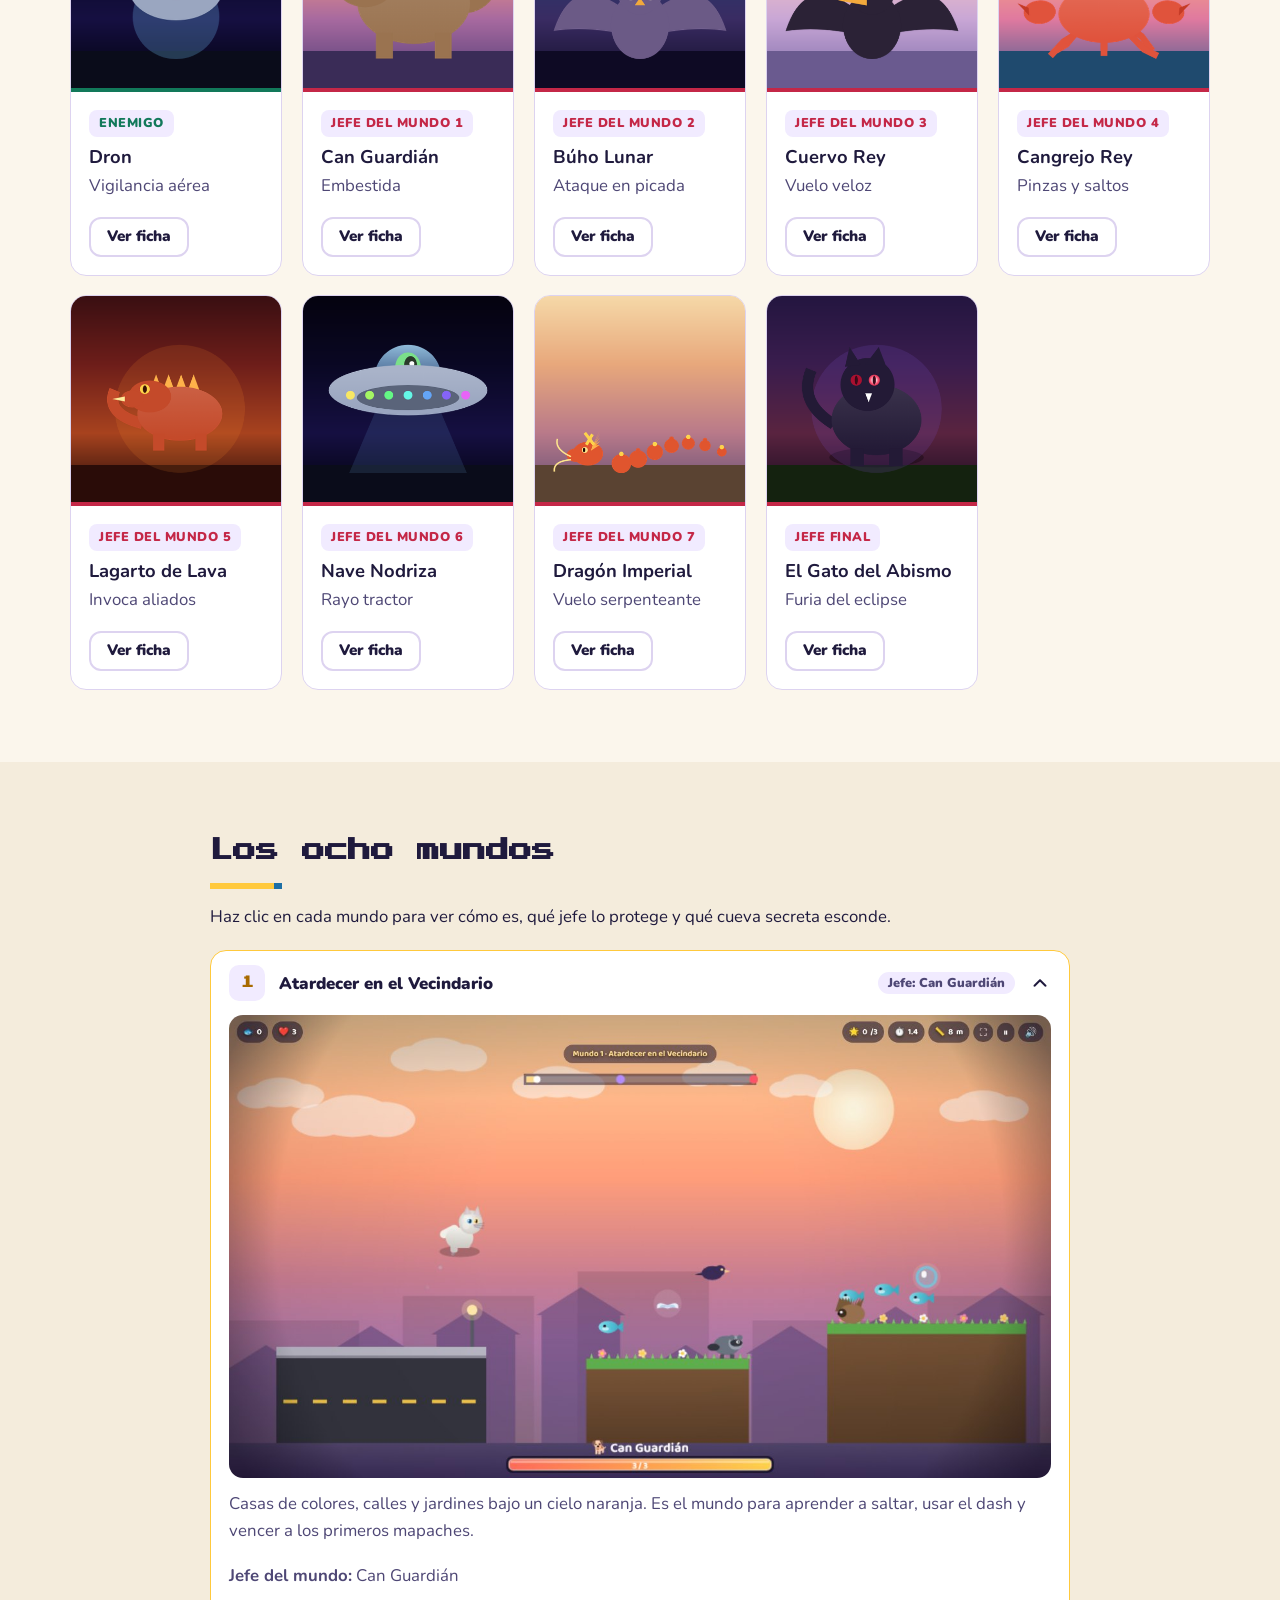
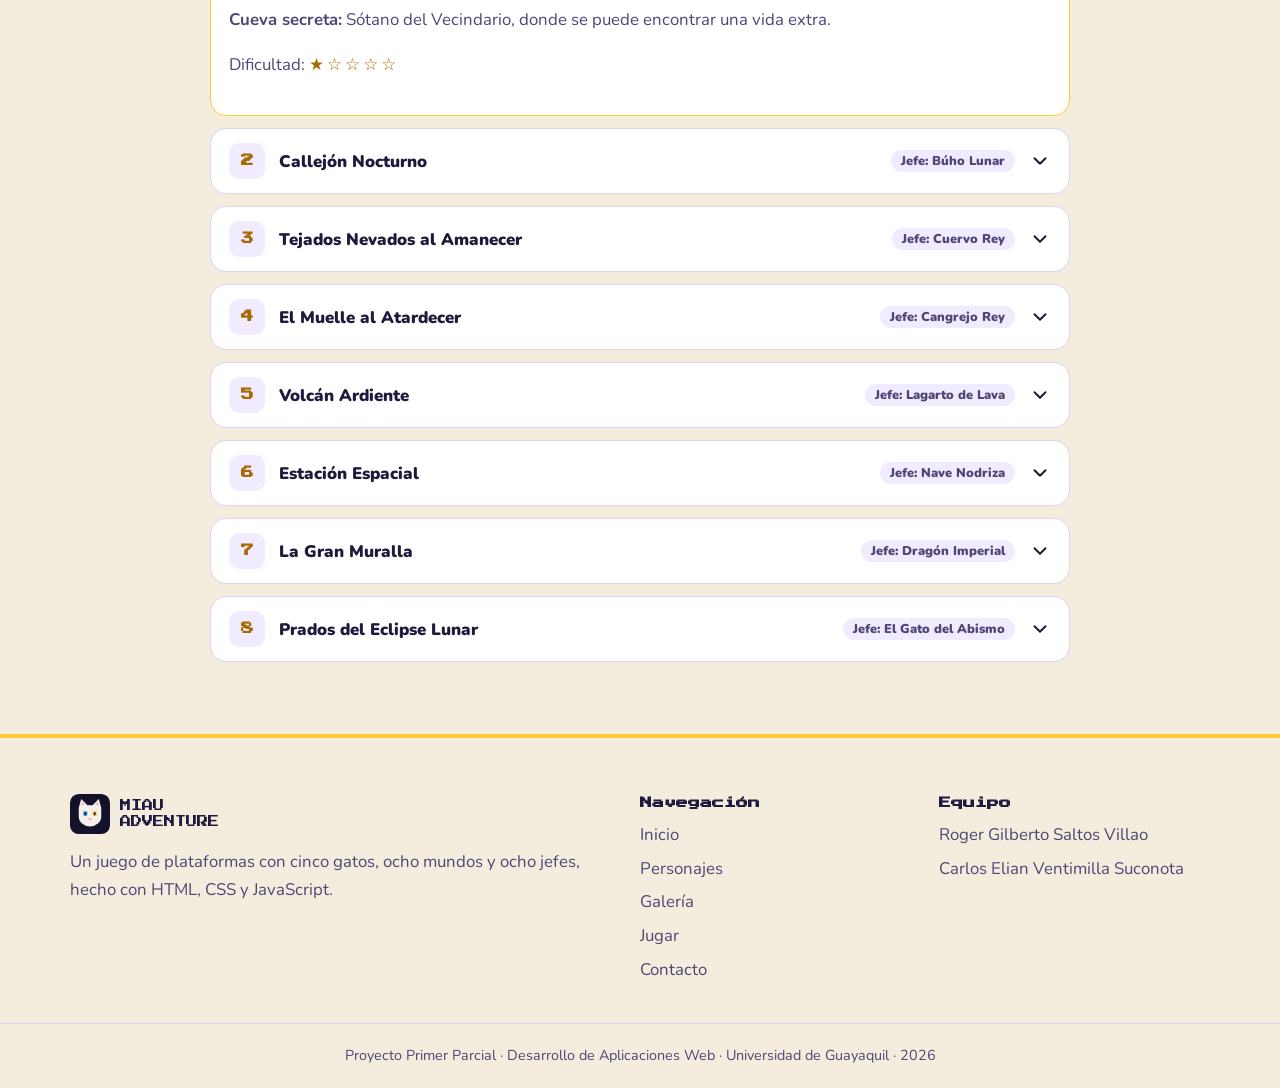
<file: personajes.html>
<!DOCTYPE html>
<html lang="es" data-tema="oscuro">
<head>
    <meta charset="UTF-8">
    <meta name="viewport" content="width=device-width, initial-scale=1.0">
    <meta name="description" content="Conoce a los gatos, enemigos, jefes y mundos de MIAU Adventure.">
    <meta name="author" content="Roger Gilberto Saltos Villao y Carlos Elian Ventimilla Suconota">
    <meta name="theme-color" content="#14112b">
    <title>Personajes y mundos | MIAU Adventure</title>
    <link rel="icon" href="img/favicon.svg" type="image/svg+xml">
    <link rel="preconnect" href="https://fonts.googleapis.com">
    <link rel="preconnect" href="https://fonts.gstatic.com" crossorigin>
    <link href="https://fonts.googleapis.com/css2?family=Nunito:wght@400;600;700;800;900&family=Press+Start+2P&display=swap" rel="stylesheet">
    <link rel="stylesheet" href="css/styles.css">
    <script src="js/tema.js"></script>
</head>
<body>
    <a class="saltar" href="#contenido">Saltar al contenido</a>

    <header class="cabecera">
        <nav class="nav contenedor" aria-label="Navegación principal">
            <a class="nav__marca" href="index.html">
                <img src="img/favicon.svg" alt="" width="40" height="40">
                <span>MIAU<br>ADVENTURE</span>
            </a>
            <ul class="nav__menu" id="menu">
                <li><a class="nav__enlace" href="index.html">Inicio</a></li>
                <li><a class="nav__enlace" href="personajes.html" aria-current="page">Personajes</a></li>
                <li><a class="nav__enlace" href="galeria.html">Galería</a></li>
                <li><a class="nav__enlace" href="jugar.html">Jugar</a></li>
                <li><a class="nav__enlace" href="contacto.html">Contacto</a></li>
            </ul>
            <div class="nav__acciones">
                <button class="boton-icono" id="btn-tema" type="button" aria-label="Cambiar a tema claro">
                    <svg class="icono icono--luna" viewBox="0 0 24 24" aria-hidden="true"><path d="M12 3a7.5 7.5 0 0 0 9 9 9 9 0 1 1-9-9z"/></svg>
                    <svg class="icono icono--sol" viewBox="0 0 24 24" aria-hidden="true"><circle cx="12" cy="12" r="4"/><path d="M12 2v2M12 20v2M4.9 4.9l1.4 1.4M17.7 17.7l1.4 1.4M2 12h2M20 12h2M4.9 19.1l1.4-1.4M17.7 6.3l1.4-1.4"/></svg>
                </button>
                <button class="boton-icono nav__hamburguesa" id="btn-menu" type="button" aria-expanded="false" aria-controls="menu" aria-label="Abrir menú">
                    <span></span><span></span><span></span>
                </button>
            </div>
        </nav>
    </header>

    <main id="contenido">
        <section class="cabecera-pagina">
            <div class="contenedor">
                <p class="etiqueta">El elenco</p>
                <h1 class="cabecera-pagina__titulo">Personajes y mundos</h1>
                <p>Conoce a los cinco gatos jugables, a los enemigos, a los ocho jefes y los mundos de MIAU Adventure.</p>
            </div>
        </section>

        <section class="seccion" aria-labelledby="titulo-personajes">
            <div class="contenedor">
                <h2 class="seccion__titulo" id="titulo-personajes">Personajes</h2>
                <div class="herramientas">
                    <div class="filtros" role="group" aria-label="Filtrar personajes">
                        <button class="filtro" type="button" data-filtro="todos" aria-pressed="true">Todos</button>
                        <button class="filtro" type="button" data-filtro="gato" aria-pressed="false">Gatos</button>
                        <button class="filtro" type="button" data-filtro="enemigo" aria-pressed="false">Enemigos</button>
                        <button class="filtro" type="button" data-filtro="jefe" aria-pressed="false">Jefes</button>
                    </div>
                    <label class="buscador">
                        <span class="visualmente-oculto">Buscar personaje</span>
                        <input type="search" id="buscar" placeholder="Buscar por nombre o habilidad" autocomplete="off">
                    </label>
                </div>
                <p class="resultado" id="resultado" aria-live="polite"></p>
                <div class="grid-personajes" id="lista-personajes">
                    <p class="cargando">Cargando personajes…</p>
                </div>
            </div>
        </section>

        <section class="seccion seccion--alterna" aria-labelledby="titulo-mundos">
            <div class="contenedor contenedor--estrecho">
                <h2 class="seccion__titulo" id="titulo-mundos">Los ocho mundos</h2>
                <p>Haz clic en cada mundo para ver cómo es, qué jefe lo protege y qué cueva secreta esconde.</p>
                <div class="acordeon" id="lista-mundos">
                    <p class="cargando">Cargando mundos…</p>
                </div>
            </div>
        </section>

        <dialog class="modal" id="modal-personaje" aria-labelledby="modal-nombre">
            <div class="modal__contenido">
                <button class="boton-icono modal__cerrar" type="button" id="modal-cerrar" aria-label="Cerrar ficha">
                    <svg class="icono" viewBox="0 0 24 24" aria-hidden="true"><path d="M6 6l12 12M18 6L6 18"/></svg>
                </button>
                <img class="modal__imagen" id="modal-imagen" src="img/personajes/ada.png" alt="" width="200" height="200">
                <div class="modal__texto">
                    <p class="insignia" id="modal-rol">Gato jugable</p>
                    <h2 id="modal-nombre">Ada</h2>
                    <p id="modal-descripcion"></p>
                    <p><strong>Habilidad:</strong> <span id="modal-habilidad"></span></p>
                    <dl class="ficha-datos" id="modal-datos"></dl>
                </div>
            </div>
        </dialog>
    </main>

    <footer class="pie">
        <div class="contenedor pie__grid">
            <section class="pie__bloque">
                <a class="nav__marca" href="index.html">
                    <img src="img/favicon.svg" alt="" width="40" height="40">
                    <span>MIAU<br>ADVENTURE</span>
                </a>
                <p>Un juego de plataformas con cinco gatos, ocho mundos y ocho jefes, hecho con HTML, CSS y JavaScript.</p>
            </section>
            <nav class="pie__bloque" aria-label="Enlaces del pie">
                <h2 class="pie__titulo">Navegación</h2>
                <ul>
                    <li><a href="index.html">Inicio</a></li>
                    <li><a href="personajes.html">Personajes</a></li>
                    <li><a href="galeria.html">Galería</a></li>
                    <li><a href="jugar.html">Jugar</a></li>
                    <li><a href="contacto.html">Contacto</a></li>
                </ul>
            </nav>
            <section class="pie__bloque">
                <h2 class="pie__titulo">Equipo</h2>
                <ul>
                    <li>Roger Gilberto Saltos Villao</li>
                    <li>Carlos Elian Ventimilla Suconota</li>
                </ul>
            </section>
        </div>
        <p class="pie__creditos">Proyecto Primer Parcial · Desarrollo de Aplicaciones Web · Universidad de Guayaquil · <span id="anio">2026</span></p>
        <button class="volver-arriba" id="btn-arriba" type="button" aria-label="Volver arriba">
            <svg class="icono" viewBox="0 0 24 24" aria-hidden="true"><path d="M6 15l6-6 6 6"/></svg>
        </button>
    </footer>
    <script src="js/main.js" defer></script>
    <script src="js/personajes.js" defer></script>
</body>
</html>
</file>
<file: css/styles.css>
:root {
  --fondo: #14112b;
  --fondo-alterno: #1a1638;
  --superficie: #221c45;
  --superficie-2: #2e2660;
  --borde: #3d3478;
  --texto: #f3efff;
  --texto-suave: #c3bae6;
  --acento: #ffc93c;
  --acento-fuerte: #ffb100;
  --acento-texto: #14112b;
  --celeste: #7fd4ff;
  --rosa: #ff5c7a;
  --verde: #6ee7b7;
  --sombra: 0 18px 40px rgba(5, 3, 20, 0.45);
  --radio: 16px;
  --radio-pequeno: 10px;
  --fuente-titulo: "Press Start 2P", "Courier New", monospace;
  --fuente-texto: "Nunito", "Segoe UI", system-ui, sans-serif;
  --transicion: 0.25s ease;
  color-scheme: dark;
}

:root[data-tema="claro"] {
  --fondo: #fbf6ec;
  --fondo-alterno: #f4ecdc;
  --superficie: #ffffff;
  --superficie-2: #f1ebff;
  --borde: #ddd3f0;
  --texto: #1f1a3d;
  --texto-suave: #4e4775;
  --acento: #ffc93c;
  --acento-fuerte: #f0a500;
  --acento-texto: #1f1a3d;
  --celeste: #1d6fa5;
  --rosa: #c42747;
  --verde: #12795a;
  --sombra: 0 18px 40px rgba(60, 40, 110, 0.15);
  color-scheme: light;
}

*,
*::before,
*::after {
  box-sizing: border-box;
}

html {
  scroll-behavior: smooth;
  scroll-padding-top: 90px;
}

body {
  margin: 0;
  min-height: 100vh;
  background-color: var(--fondo);
  color: var(--texto);
  font-family: var(--fuente-texto);
  font-size: 1.05rem;
  line-height: 1.65;
  transition: background-color var(--transicion), color var(--transicion);
}

img,
svg,
iframe {
  display: block;
  max-width: 100%;
}

h1,
h2,
h3 {
  line-height: 1.25;
  margin: 0 0 0.6em;
}

p {
  margin: 0 0 1em;
}

a {
  color: var(--celeste);
}

button,
input,
select,
textarea {
  font: inherit;
}

kbd {
  display: inline-block;
  min-width: 2em;
  margin: 0 2px;
  padding: 2px 8px;
  border: 1px solid var(--borde);
  border-bottom-width: 3px;
  border-radius: 6px;
  background-color: var(--superficie-2);
  color: var(--texto);
  font-family: var(--fuente-texto);
  font-size: 0.85rem;
  font-weight: 800;
  text-align: center;
}

:focus-visible {
  outline: 3px solid var(--celeste);
  outline-offset: 3px;
}

.contenedor {
  width: min(1140px, 100% - 40px);
  margin-inline: auto;
}

.contenedor--estrecho {
  width: min(860px, 100% - 40px);
}

.visualmente-oculto {
  position: absolute !important;
  width: 1px;
  height: 1px;
  padding: 0;
  margin: -1px;
  overflow: hidden;
  clip: rect(0, 0, 0, 0);
  white-space: nowrap;
  border: 0;
}

.saltar {
  position: absolute;
  top: -100px;
  left: 16px;
  z-index: 100;
  padding: 10px 16px;
  border-radius: var(--radio-pequeno);
  background-color: var(--acento);
  color: var(--acento-texto);
  font-weight: 800;
  text-decoration: none;
}

.saltar:focus {
  top: 12px;
}

.icono {
  width: 22px;
  height: 22px;
  fill: none;
  stroke: currentColor;
  stroke-width: 2.2;
  stroke-linecap: round;
  stroke-linejoin: round;
}

.cabecera {
  position: sticky;
  top: 0;
  z-index: 50;
  background-color: color-mix(in srgb, var(--fondo) 88%, transparent);
  backdrop-filter: blur(10px);
  border-bottom: 1px solid transparent;
  transition: border-color var(--transicion), box-shadow var(--transicion);
}

.cabecera--desplazada {
  border-bottom-color: var(--borde);
  box-shadow: 0 8px 24px rgba(5, 3, 20, 0.25);
}

.nav {
  display: flex;
  align-items: center;
  justify-content: space-between;
  gap: 16px;
  min-height: 72px;
}

.nav__marca {
  display: inline-flex;
  align-items: center;
  gap: 10px;
  color: var(--texto);
  font-family: var(--fuente-titulo);
  font-size: 0.7rem;
  line-height: 1.5;
  text-decoration: none;
}

.nav__menu {
  display: none;
  list-style: none;
  margin: 0;
  padding: 0;
}

.nav__menu--abierto {
  position: absolute;
  top: 100%;
  left: 0;
  right: 0;
  display: flex;
  flex-direction: column;
  gap: 4px;
  padding: 12px 20px 20px;
  background-color: var(--fondo);
  border-bottom: 1px solid var(--borde);
  box-shadow: var(--sombra);
  animation: desplegar 0.25s ease;
}

.nav__enlace {
  display: block;
  padding: 10px 14px;
  border-radius: var(--radio-pequeno);
  color: var(--texto-suave);
  font-weight: 800;
  text-decoration: none;
  transition: background-color var(--transicion), color var(--transicion);
}

.nav__enlace:hover {
  background-color: var(--superficie-2);
  color: var(--texto);
}

.nav__enlace[aria-current="page"] {
  background-color: var(--acento);
  color: var(--acento-texto);
}

.nav__acciones {
  display: flex;
  align-items: center;
  gap: 8px;
}

.boton-icono {
  display: inline-grid;
  place-items: center;
  width: 44px;
  height: 44px;
  padding: 0;
  border: 1px solid var(--borde);
  border-radius: 12px;
  background-color: var(--superficie);
  color: var(--texto);
  cursor: pointer;
  transition: background-color var(--transicion), transform var(--transicion);
}

.boton-icono:hover {
  background-color: var(--superficie-2);
  transform: translateY(-2px);
}

.icono--sol {
  display: none;
}

:root[data-tema="claro"] .icono--sol {
  display: block;
}

:root[data-tema="claro"] .icono--luna {
  display: none;
}

.nav__hamburguesa {
  gap: 5px;
  align-content: center;
}

.nav__hamburguesa span {
  display: block;
  width: 20px;
  height: 2px;
  border-radius: 2px;
  background-color: currentColor;
  transition: transform var(--transicion), opacity var(--transicion);
}

.nav__hamburguesa[aria-expanded="true"] span:nth-child(1) {
  transform: translateY(7px) rotate(45deg);
}

.nav__hamburguesa[aria-expanded="true"] span:nth-child(2) {
  opacity: 0;
}

.nav__hamburguesa[aria-expanded="true"] span:nth-child(3) {
  transform: translateY(-7px) rotate(-45deg);
}

.boton {
  display: inline-flex;
  align-items: center;
  justify-content: center;
  gap: 8px;
  min-height: 48px;
  padding: 0 24px;
  border: 2px solid transparent;
  border-radius: 12px;
  font-weight: 900;
  text-decoration: none;
  cursor: pointer;
  transition: transform var(--transicion), background-color var(--transicion), box-shadow var(--transicion);
}

.boton:hover {
  transform: translateY(-3px);
}

.boton:active {
  transform: translateY(0);
}

.boton:disabled {
  opacity: 0.5;
  cursor: not-allowed;
  transform: none;
}

.boton--primario {
  background-color: var(--acento);
  color: var(--acento-texto);
  box-shadow: 0 6px 0 var(--acento-fuerte);
}

.boton--primario:hover {
  box-shadow: 0 9px 0 var(--acento-fuerte);
}

.boton--secundario {
  background-color: transparent;
  border-color: var(--borde);
  color: var(--texto);
}

.boton--secundario:hover {
  background-color: var(--superficie-2);
}

.boton--pequeno {
  min-height: 40px;
  padding: 0 16px;
  font-size: 0.95rem;
}

.etiqueta {
  display: inline-block;
  margin-bottom: 18px;
  padding: 6px 14px;
  border-radius: 999px;
  background-color: var(--superficie-2);
  color: var(--texto-suave);
  font-size: 0.9rem;
  font-weight: 800;
}

.insignia {
  display: inline-block;
  margin: 0 0 8px;
  padding: 3px 10px;
  border-radius: 8px;
  background-color: var(--superficie-2);
  color: var(--acento);
  font-size: 0.8rem;
  font-weight: 900;
  text-transform: uppercase;
  letter-spacing: 0.04em;
}

:root[data-tema="claro"] .insignia {
  color: #8a5a00;
}

.insignia--gato {
  color: var(--celeste);
}

.insignia--enemigo {
  color: var(--verde);
}

.insignia--jefe {
  color: var(--rosa);
}

:root[data-tema="claro"] .insignia--gato {
  color: var(--celeste);
}

:root[data-tema="claro"] .insignia--enemigo {
  color: var(--verde);
}

:root[data-tema="claro"] .insignia--jefe {
  color: var(--rosa);
}

.hero {
  padding: 48px 0 64px;
  overflow: hidden;
}

.hero__grid {
  display: grid;
  gap: 40px;
  align-items: center;
}

.hero__titulo {
  font-family: var(--fuente-titulo);
  font-size: clamp(2rem, 7vw, 3.6rem);
  line-height: 1.2;
  color: var(--texto);
  text-shadow: 4px 4px 0 var(--borde);
}

.hero__titulo span {
  display: block;
  color: var(--acento);
}

:root[data-tema="claro"] .hero__titulo span,
:root[data-tema="claro"] .acordeon__numero,
:root[data-tema="claro"] .acordeon__dificultad span {
  color: #a86a00;
}

:root[data-tema="claro"] .tarjeta__icono {
  stroke: #a86a00;
}

.hero__lema {
  max-width: 34ch;
  color: var(--texto-suave);
  font-size: 1.25rem;
}

.hero__acciones {
  display: flex;
  flex-wrap: wrap;
  gap: 14px;
  margin-top: 28px;
}

.hero__escena svg {
  width: 100%;
  height: auto;
  border-radius: 28px;
  box-shadow: var(--sombra);
}

.escena__estrellas rect {
  animation: parpadear 3s ease-in-out infinite;
}

.escena__estrellas rect:nth-child(2n) {
  animation-delay: 1s;
}

.escena__estrellas rect:nth-child(3n) {
  animation-delay: 2s;
}

.escena__cola {
  transform-origin: 238px 318px;
  animation: cola 2.4s ease-in-out infinite;
}

.escena__pez {
  animation: flotar 2.6s ease-in-out infinite;
}

.escena__gato {
  animation: respirar 3.2s ease-in-out infinite;
  transform-origin: 270px 330px;
}

.seccion {
  padding: 72px 0;
}

.seccion--alterna {
  background-color: var(--fondo-alterno);
}

.seccion__titulo {
  font-family: var(--fuente-titulo);
  font-size: clamp(1.05rem, 3vw, 1.45rem);
  line-height: 1.5;
  color: var(--texto);
}

.seccion__titulo::after {
  content: "";
  display: block;
  width: 64px;
  height: 6px;
  margin-top: 14px;
  background-color: var(--acento);
  box-shadow: 8px 0 0 var(--celeste);
}

.dos-columnas {
  display: grid;
  gap: 32px;
  align-items: start;
}

.historia p {
  color: var(--texto-suave);
  font-size: 1.1rem;
}

.dato,
.llamado {
  padding: 28px;
  border: 2px dashed var(--borde);
  border-radius: var(--radio);
  background-color: var(--superficie);
}

.dato__titulo,
.llamado__titulo {
  color: var(--acento);
  font-family: var(--fuente-titulo);
  font-size: 0.85rem;
  line-height: 1.6;
}

:root[data-tema="claro"] .dato__titulo,
:root[data-tema="claro"] .llamado__titulo {
  color: #8a5a00;
}

.llamado {
  border-style: solid;
  background-color: var(--superficie-2);
}

.grid-tarjetas {
  display: grid;
  gap: 20px;
}

.tarjeta {
  padding: 26px;
  border: 1px solid var(--borde);
  border-radius: var(--radio);
  background-color: var(--superficie);
  transition: transform var(--transicion), border-color var(--transicion), box-shadow var(--transicion);
}

.grid-tarjetas .tarjeta:hover {
  transform: translateY(-6px);
  border-color: var(--acento);
  box-shadow: var(--sombra);
}

.tarjeta h3 {
  font-size: 1.15rem;
}

.tarjeta p {
  margin: 0;
  color: var(--texto-suave);
}

.tarjeta__icono {
  width: 44px;
  height: 44px;
  margin-bottom: 16px;
  padding: 9px;
  border-radius: 12px;
  background-color: var(--superficie-2);
  fill: none;
  stroke: var(--acento);
  stroke-width: 2;
  stroke-linecap: round;
  stroke-linejoin: round;
}

.contadores {
  display: grid;
  grid-template-columns: repeat(2, 1fr);
  gap: 16px;
  margin: 0;
  padding: 0;
  list-style: none;
}

.contador {
  display: flex;
  flex-direction: column;
  gap: 8px;
  padding: 24px 18px;
  border-radius: var(--radio);
  background-color: var(--superficie);
  border: 1px solid var(--borde);
  text-align: center;
}

.contador__numero {
  color: var(--acento);
  font-family: var(--fuente-titulo);
  font-size: clamp(1.4rem, 4vw, 2rem);
}

:root[data-tema="claro"] .contador__numero {
  color: #8a5a00;
}

.contador__texto {
  color: var(--texto-suave);
  font-weight: 700;
}

.lista-controles,
.lista-consejos {
  display: grid;
  gap: 14px;
  margin: 0;
  padding: 0;
  list-style: none;
}

.lista-controles li,
.lista-consejos li {
  padding: 12px 16px;
  border-radius: var(--radio-pequeno);
  background-color: var(--superficie);
  border: 1px solid var(--borde);
}

.cabecera-pagina {
  padding: 56px 0 40px;
  background:
    radial-gradient(circle at 88% 45%, #ffe08a 0 38px, rgba(255, 224, 138, 0.18) 39px 62px, transparent 63px),
    linear-gradient(180deg, var(--superficie-2), var(--fondo));
  border-bottom: 1px solid var(--borde);
}

.cabecera-pagina__titulo {
  font-family: var(--fuente-titulo);
  font-size: clamp(1.4rem, 4.5vw, 2.3rem);
  line-height: 1.4;
}

.cabecera-pagina p:last-child {
  max-width: 60ch;
  margin: 0;
  color: var(--texto-suave);
  font-size: 1.15rem;
}

.herramientas {
  display: flex;
  flex-wrap: wrap;
  justify-content: space-between;
  gap: 16px;
  margin-bottom: 12px;
}

.filtros {
  display: flex;
  flex-wrap: wrap;
  gap: 8px;
}

.filtro {
  min-height: 42px;
  padding: 0 18px;
  border: 1px solid var(--borde);
  border-radius: 999px;
  background-color: var(--superficie);
  color: var(--texto);
  font-weight: 800;
  cursor: pointer;
  transition: background-color var(--transicion), color var(--transicion);
}

.filtro:hover {
  background-color: var(--superficie-2);
}

.filtro[aria-pressed="true"] {
  background-color: var(--acento);
  border-color: var(--acento);
  color: var(--acento-texto);
}

.buscador {
  flex: 1 1 260px;
  max-width: 360px;
}

.buscador input,
.campo__control {
  width: 100%;
  min-height: 46px;
  padding: 10px 14px;
  border: 2px solid var(--borde);
  border-radius: var(--radio-pequeno);
  background-color: var(--superficie);
  color: var(--texto);
  transition: border-color var(--transicion), box-shadow var(--transicion);
}

.buscador input:focus,
.campo__control:focus {
  outline: none;
  border-color: var(--celeste);
  box-shadow: 0 0 0 4px color-mix(in srgb, var(--celeste) 25%, transparent);
}

.resultado {
  min-height: 1.6em;
  color: var(--texto-suave);
  font-size: 0.95rem;
}

.cargando,
.aviso-error {
  grid-column: 1 / -1;
  padding: 20px;
  border-radius: var(--radio);
  background-color: var(--superficie);
  color: var(--texto-suave);
}

.aviso-error {
  border: 1px solid var(--rosa);
}

.grid-personajes {
  display: grid;
  grid-template-columns: repeat(2, 1fr);
  gap: 14px;
}

.personaje {
  display: flex;
  flex-direction: column;
  overflow: hidden;
  border: 1px solid var(--borde);
  border-radius: var(--radio);
  background-color: var(--superficie);
  animation: aparecer 0.4s ease both;
  transition: transform var(--transicion), box-shadow var(--transicion);
}

.personaje:hover {
  transform: translateY(-6px) rotate(-0.5deg);
  box-shadow: var(--sombra);
}

.personaje__imagen {
  width: 100%;
  height: auto;
  aspect-ratio: 1;
  border-bottom: 4px solid var(--acento);
}

.personaje--gato .personaje__imagen {
  border-bottom-color: var(--celeste);
}

.personaje--enemigo .personaje__imagen {
  border-bottom-color: var(--verde);
}

.personaje--jefe .personaje__imagen {
  border-bottom-color: var(--rosa);
}

.personaje__cuerpo {
  display: flex;
  flex: 1;
  flex-direction: column;
  align-items: flex-start;
  padding: 18px;
}

.personaje__nombre {
  margin-bottom: 4px;
  font-size: 1.15rem;
}

.personaje__habilidad {
  flex: 1;
  color: var(--texto-suave);
}

.acordeon {
  display: grid;
  gap: 12px;
  margin-top: 20px;
}

.acordeon__item {
  overflow: hidden;
  border: 1px solid var(--borde);
  border-radius: var(--radio);
  background-color: var(--superficie);
  transition: border-color var(--transicion);
}

.acordeon__item--abierto {
  border-color: var(--acento);
}

.acordeon__titulo {
  margin: 0;
}

.acordeon__boton {
  display: flex;
  align-items: center;
  gap: 14px;
  width: 100%;
  min-height: 64px;
  padding: 12px 18px;
  border: 0;
  background: none;
  color: var(--texto);
  font-weight: 900;
  font-size: 1.05rem;
  text-align: left;
  cursor: pointer;
}

.acordeon__numero {
  display: grid;
  place-items: center;
  flex: 0 0 36px;
  height: 36px;
  border-radius: 10px;
  background-color: var(--superficie-2);
  color: var(--acento);
  font-family: var(--fuente-titulo);
  font-size: 0.8rem;
}

.acordeon__nombre {
  flex: 1;
}

.acordeon__estado {
  display: none;
  padding: 3px 10px;
  border-radius: 999px;
  background-color: var(--superficie-2);
  color: var(--texto-suave);
  font-size: 0.8rem;
}

.acordeon__imagen {
  width: 100%;
  height: auto;
  margin-bottom: 12px;
  border-radius: 14px;
}

.acordeon__flecha {
  transition: transform var(--transicion);
}

.acordeon__item--abierto .acordeon__flecha {
  transform: rotate(180deg);
}

.acordeon__panel {
  display: grid;
  grid-template-rows: 0fr;
  transition: grid-template-rows 0.35s ease;
}

.acordeon__item--abierto .acordeon__panel {
  grid-template-rows: 1fr;
}

.acordeon__interior {
  overflow: hidden;
  padding: 0 18px;
}

.acordeon__item--abierto .acordeon__interior {
  padding-bottom: 20px;
}

.acordeon__interior p {
  color: var(--texto-suave);
}

.acordeon__dificultad span {
  color: var(--acento);
  letter-spacing: 3px;
}

.modal,
.visor {
  padding: 0;
  border: 1px solid var(--borde);
  border-radius: 20px;
  background-color: var(--superficie);
  color: var(--texto);
  box-shadow: var(--sombra);
}

.modal {
  width: min(720px, 100% - 32px);
}

.modal::backdrop,
.visor::backdrop {
  background-color: rgba(8, 6, 24, 0.75);
  backdrop-filter: blur(4px);
}

.modal[open],
.visor[open] {
  animation: aparecer 0.25s ease;
}

.modal__contenido {
  position: relative;
  display: grid;
  gap: 24px;
  padding: 28px;
}

.modal__cerrar {
  position: absolute;
  top: 14px;
  right: 14px;
}

.modal__imagen {
  width: 100%;
  max-width: 220px;
  height: auto;
  border-radius: var(--radio);
}

.modal__texto h2 {
  font-family: var(--fuente-titulo);
  font-size: 1.2rem;
  line-height: 1.5;
}

.ficha-datos {
  display: grid;
  gap: 8px;
  margin: 0;
}

.ficha-datos__fila {
  display: grid;
  grid-template-columns: minmax(120px, 40%) 1fr;
  gap: 12px;
  padding: 8px 12px;
  border-radius: 10px;
  background-color: var(--superficie-2);
}

.ficha-datos dt {
  font-weight: 800;
  color: var(--texto-suave);
}

.ficha-datos dd {
  margin: 0;
  font-weight: 700;
}

.carrusel {
  position: relative;
  border-radius: 20px;
  box-shadow: var(--sombra);
  touch-action: pan-y;
}

.carrusel__ventana {
  overflow: hidden;
  border-radius: 20px;
  border: 1px solid var(--borde);
}

.carrusel__pista {
  display: flex;
  margin: 0;
  padding: 0;
  list-style: none;
  transition: transform 0.55s cubic-bezier(0.65, 0, 0.35, 1);
}

.carrusel__diapositiva {
  flex: 0 0 100%;
}

.carrusel__diapositiva figure {
  margin: 0;
  background-color: #0d0a26;
}

.carrusel__diapositiva img {
  width: 100%;
  height: auto;
  aspect-ratio: 640 / 352;
  object-fit: cover;
  image-rendering: pixelated;
}

.carrusel__diapositiva figcaption {
  padding: 14px 20px;
  background-color: var(--superficie);
  color: var(--texto-suave);
  font-weight: 700;
}

.carrusel__flecha {
  position: absolute;
  top: 40%;
  display: grid;
  place-items: center;
  width: 48px;
  height: 48px;
  border: 0;
  border-radius: 50%;
  background-color: rgba(13, 10, 38, 0.75);
  color: #ffffff;
  cursor: pointer;
  transform: translateY(-50%);
  transition: background-color var(--transicion), transform var(--transicion);
}

.carrusel__flecha:hover {
  background-color: var(--acento);
  color: #14112b;
}

.carrusel__flecha--anterior {
  left: 12px;
}

.carrusel__flecha--siguiente {
  right: 12px;
}

.carrusel__controles {
  display: flex;
  flex-wrap: wrap;
  align-items: center;
  justify-content: space-between;
  gap: 12px;
  margin-top: 20px;
}

.carrusel__puntos {
  display: flex;
  flex-wrap: wrap;
  gap: 4px;
}

.carrusel__punto {
  width: 36px;
  height: 36px;
  padding: 0;
  border: 0;
  background: none;
  cursor: pointer;
}

.carrusel__punto::before {
  content: "";
  display: block;
  width: 12px;
  height: 12px;
  margin: auto;
  border-radius: 999px;
  background-color: var(--borde);
  transition: width var(--transicion), background-color var(--transicion);
}

.carrusel__punto[aria-current="true"]::before {
  width: 28px;
  background-color: var(--acento);
}

.miniaturas {
  display: grid;
  grid-template-columns: repeat(auto-fill, minmax(140px, 1fr));
  gap: 14px;
  margin: 0;
  padding: 0;
  list-style: none;
}

.miniatura {
  width: 100%;
  padding: 0;
  overflow: hidden;
  border: 2px solid var(--borde);
  border-radius: var(--radio-pequeno);
  background: none;
  cursor: zoom-in;
  transition: transform var(--transicion), border-color var(--transicion);
}

.miniatura:hover {
  transform: scale(1.04);
  border-color: var(--acento);
}

.miniatura img {
  width: 100%;
  height: auto;
  aspect-ratio: 640 / 352;
  object-fit: cover;
}

.visor {
  width: min(1100px, 100% - 24px);
  overflow: visible;
}

.visor__figura {
  margin: 0;
}

.visor__figura img {
  width: 100%;
  height: auto;
  border-radius: 20px 20px 0 0;
  image-rendering: pixelated;
}

.visor__figura figcaption {
  padding: 14px 20px;
  font-weight: 700;
}

.visor__cerrar {
  position: absolute;
  top: 12px;
  right: 12px;
}

.juego {
  display: grid;
  gap: 24px;
}

.juego__marco {
  position: relative;
  overflow: hidden;
  border: 4px solid var(--borde);
  border-radius: 20px;
  background-color: #0d0a26;
  box-shadow: var(--sombra);
}

.juego__marco iframe {
  display: block;
  width: 100%;
  height: auto;
  aspect-ratio: 16 / 9;
  border: 0;
  background-color: #0d0a26;
}

.juego__aviso {
  margin: 0;
  color: var(--texto-suave);
  font-size: 0.95rem;
}

.marcadores {
  display: grid;
  grid-template-columns: repeat(2, 1fr);
  gap: 12px;
  margin: 0;
  padding: 0;
  list-style: none;
}

.marcador {
  padding: 14px 16px;
  border: 1px solid var(--borde);
  border-radius: 16px;
  background-color: var(--superficie);
}

.marcador__valor {
  display: block;
  font-family: var(--fuente-titulo);
  font-size: 1.1rem;
  color: var(--acento);
}

:root[data-tema="claro"] .marcador__valor {
  color: #8a5a00;
}

.marcador__texto {
  color: var(--texto-suave);
  font-size: 0.9rem;
  font-weight: 700;
}

.juego__barra {
  display: flex;
  flex-wrap: wrap;
  align-items: center;
  gap: 12px;
}

.dos-columnas--formulario {
  align-items: start;
}

.formulario-caja {
  padding: 28px;
  border: 1px solid var(--borde);
  border-radius: 20px;
  background-color: var(--superficie);
}

.formulario {
  display: grid;
  gap: 18px;
}

.formulario[hidden] {
  display: none;
}

.campo {
  display: grid;
  gap: 6px;
}

.campo__etiqueta {
  font-weight: 800;
}

textarea.campo__control {
  min-height: 140px;
  resize: vertical;
}

select.campo__control {
  cursor: pointer;
}

.campo--error .campo__control {
  border-color: var(--rosa);
}

.campo--ok .campo__control {
  border-color: var(--verde);
}

.campo__error {
  min-height: 1.3em;
  margin: 0;
  color: var(--rosa);
  font-size: 0.9rem;
  font-weight: 700;
}

.campo__pie {
  display: flex;
  justify-content: space-between;
  gap: 12px;
}

.campo__contador {
  margin: 0;
  color: var(--texto-suave);
  font-size: 0.85rem;
  white-space: nowrap;
}

.campo__contador--limite {
  color: var(--rosa);
}

.campo--casilla {
  grid-template-columns: auto 1fr;
  align-items: start;
  column-gap: 12px;
}

.campo--casilla input {
  width: 22px;
  height: 22px;
  margin-top: 2px;
  accent-color: var(--acento);
}

.campo--casilla .campo__error {
  grid-column: 1 / -1;
}

.formulario .boton {
  justify-self: start;
}

.exito {
  padding: 32px 8px;
  text-align: center;
  animation: aparecer 0.4s ease;
}

.exito:focus {
  outline: none;
}

.exito__icono {
  width: 72px;
  height: 72px;
  margin: 0 auto 16px;
  padding: 16px;
  border-radius: 50%;
  background-color: color-mix(in srgb, var(--verde) 20%, transparent);
  fill: none;
  stroke: var(--verde);
  stroke-width: 3;
  stroke-linecap: round;
  stroke-linejoin: round;
}

.exito p {
  color: var(--texto-suave);
}

.contacto-info {
  display: grid;
  gap: 20px;
}

.equipo {
  display: grid;
  gap: 14px;
  margin: 0;
  padding: 0;
  list-style: none;
}

.equipo li {
  display: grid;
  padding-left: 14px;
  border-left: 4px solid var(--acento);
}

.equipo span {
  color: var(--texto-suave);
  font-size: 0.95rem;
}

.pregunta {
  border-top: 1px solid var(--borde);
  padding: 12px 0;
}

.pregunta summary {
  font-weight: 800;
  cursor: pointer;
}

.pregunta p {
  margin: 8px 0 0;
}

.pie {
  position: relative;
  padding-top: 56px;
  background-color: var(--fondo-alterno);
  border-top: 4px solid var(--acento);
}

.pie__grid {
  display: grid;
  gap: 28px;
}

.pie__bloque p,
.pie__bloque li {
  color: var(--texto-suave);
}

.pie__bloque ul {
  display: grid;
  gap: 6px;
  margin: 0;
  padding: 0;
  list-style: none;
}

.pie__bloque a {
  color: var(--texto-suave);
  text-decoration: none;
}

.pie__bloque a:hover {
  color: var(--acento);
}

.pie__bloque .nav__marca {
  margin-bottom: 14px;
  color: var(--texto);
}

.pie__titulo {
  font-family: var(--fuente-titulo);
  font-size: 0.75rem;
  line-height: 1.6;
}

.pie__creditos {
  margin: 40px 0 0;
  padding: 20px;
  border-top: 1px solid var(--borde);
  color: var(--texto-suave);
  font-size: 0.9rem;
  text-align: center;
}

.volver-arriba {
  position: fixed;
  right: 20px;
  bottom: 20px;
  z-index: 40;
  display: grid;
  place-items: center;
  width: 52px;
  height: 52px;
  border: 0;
  border-radius: 16px;
  background-color: var(--acento);
  color: var(--acento-texto);
  box-shadow: var(--sombra);
  cursor: pointer;
  opacity: 0;
  pointer-events: none;
  transform: translateY(20px);
  transition: opacity var(--transicion), transform var(--transicion);
}

.volver-arriba--visible {
  opacity: 1;
  pointer-events: auto;
  transform: translateY(0);
}

.revelar {
  opacity: 0;
  transform: translateY(28px);
  transition: opacity 0.6s ease, transform 0.6s ease;
}

.revelar--visible {
  opacity: 1;
  transform: none;
}

@keyframes parpadear {
  0%,
  100% {
    opacity: 1;
  }
  50% {
    opacity: 0.2;
  }
}

@keyframes cola {
  0%,
  100% {
    transform: rotate(0deg);
  }
  50% {
    transform: rotate(-14deg);
  }
}

@keyframes flotar {
  0%,
  100% {
    transform: translateY(0);
  }
  50% {
    transform: translateY(-10px);
  }
}

@keyframes respirar {
  0%,
  100% {
    transform: scale(1);
  }
  50% {
    transform: scale(1.02, 0.98);
  }
}

@keyframes aparecer {
  from {
    opacity: 0;
    transform: translateY(16px) scale(0.98);
  }
  to {
    opacity: 1;
    transform: none;
  }
}

@keyframes desplegar {
  from {
    opacity: 0;
    transform: translateY(-8px);
  }
  to {
    opacity: 1;
    transform: none;
  }
}

@media (min-width: 640px) {
  .contadores {
    grid-template-columns: repeat(4, 1fr);
  }

  .grid-tarjetas {
    grid-template-columns: repeat(2, 1fr);
  }

  .modal__contenido {
    grid-template-columns: 220px 1fr;
    align-items: start;
  }

  .grid-personajes {
    grid-template-columns: repeat(3, 1fr);
    gap: 20px;
  }
}

@media (min-width: 860px) {
  .nav__menu {
    display: flex;
    gap: 4px;
  }

  .nav__hamburguesa {
    display: none;
  }

  .hero {
    padding: 72px 0 88px;
  }

  .hero__grid {
    grid-template-columns: 1.05fr 1fr;
  }

  .dos-columnas {
    grid-template-columns: 1.4fr 1fr;
  }

  .dos-columnas--formulario {
    grid-template-columns: 1.5fr 1fr;
  }

  .juego__ayuda {
    grid-template-columns: 1fr 1fr;
  }

  .marcadores {
    grid-template-columns: repeat(4, 1fr);
  }

  .acordeon__estado {
    display: inline-block;
  }

  .pie__grid {
    grid-template-columns: 2fr 1fr 1fr;
  }
}

@media (min-width: 1024px) {
  .grid-tarjetas {
    grid-template-columns: repeat(4, 1fr);
  }

  .grid-personajes {
    grid-template-columns: repeat(5, 1fr);
  }
}

@media (prefers-reduced-motion: reduce) {
  html {
    scroll-behavior: auto;
  }

  *,
  *::before,
  *::after {
    animation-duration: 0.01ms !important;
    animation-iteration-count: 1 !important;
    transition-duration: 0.01ms !important;
  }

  .revelar {
    opacity: 1;
    transform: none;
  }
}
</file>
